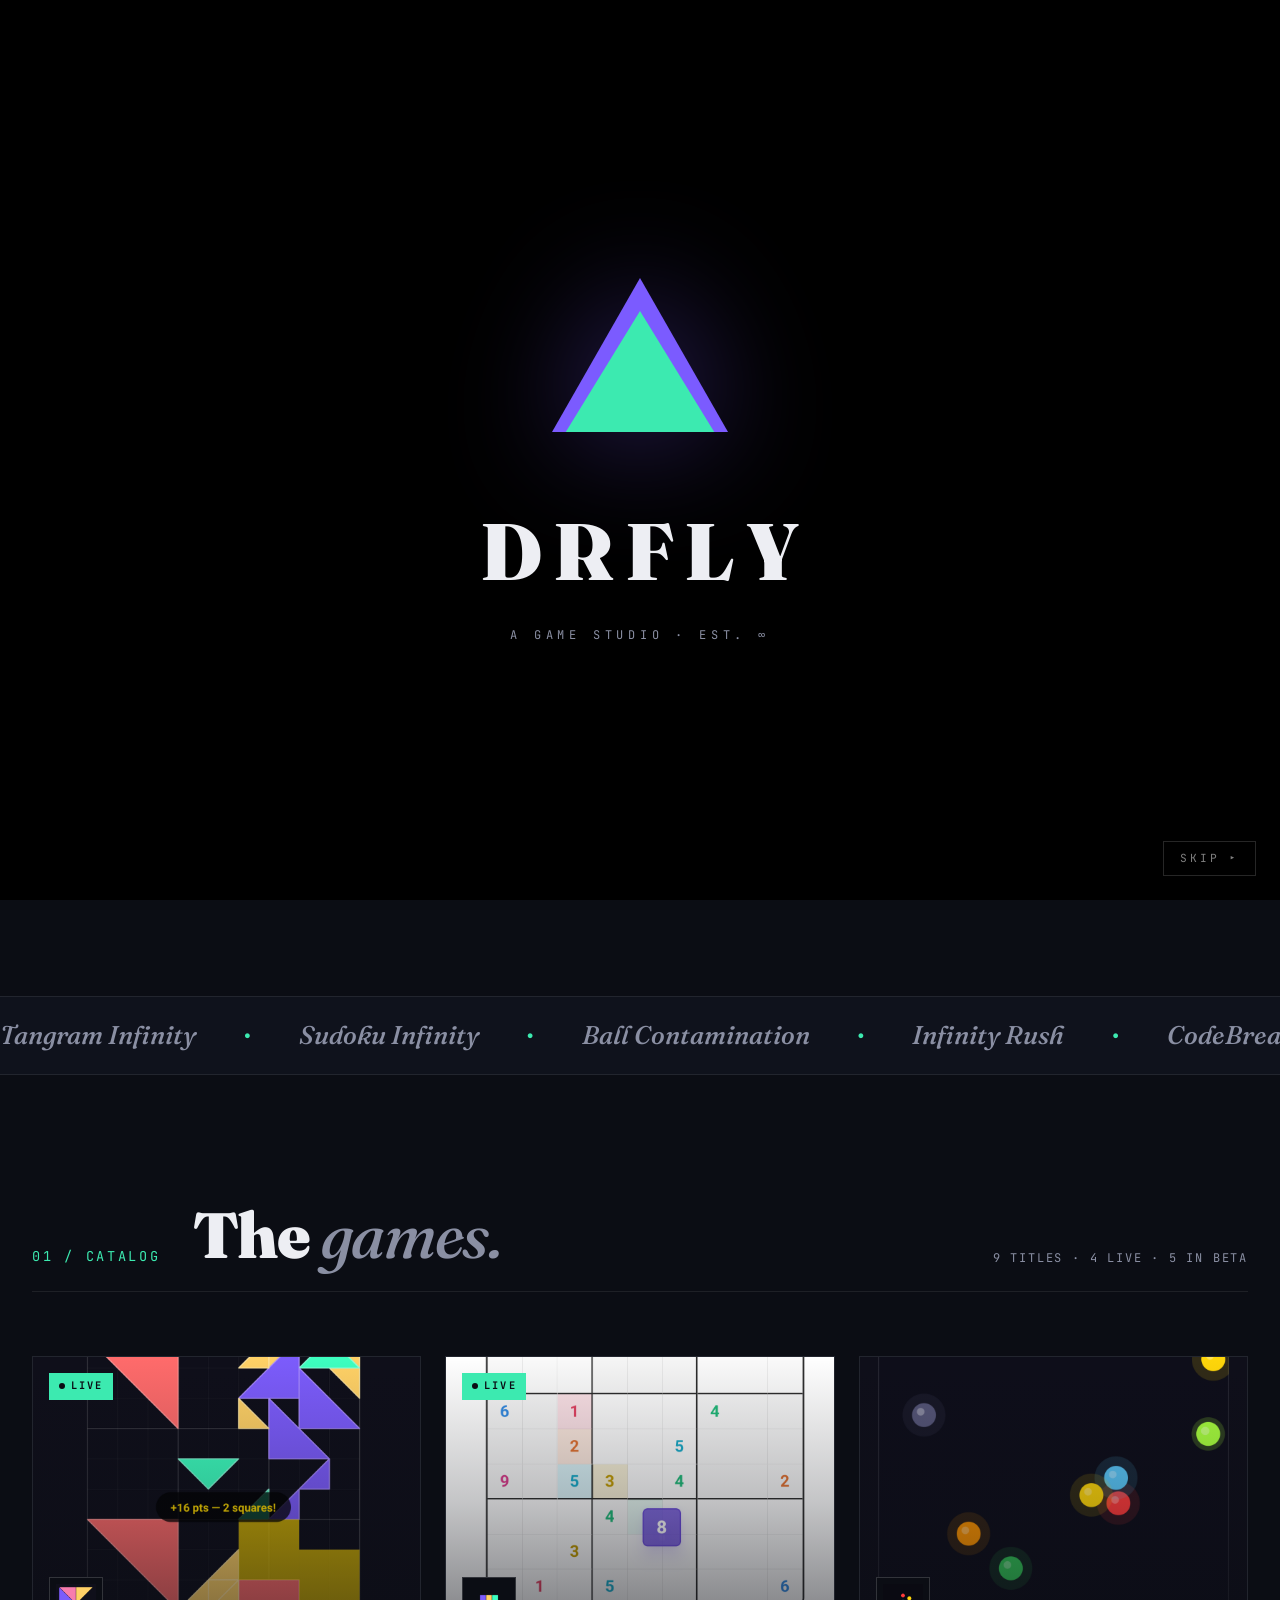
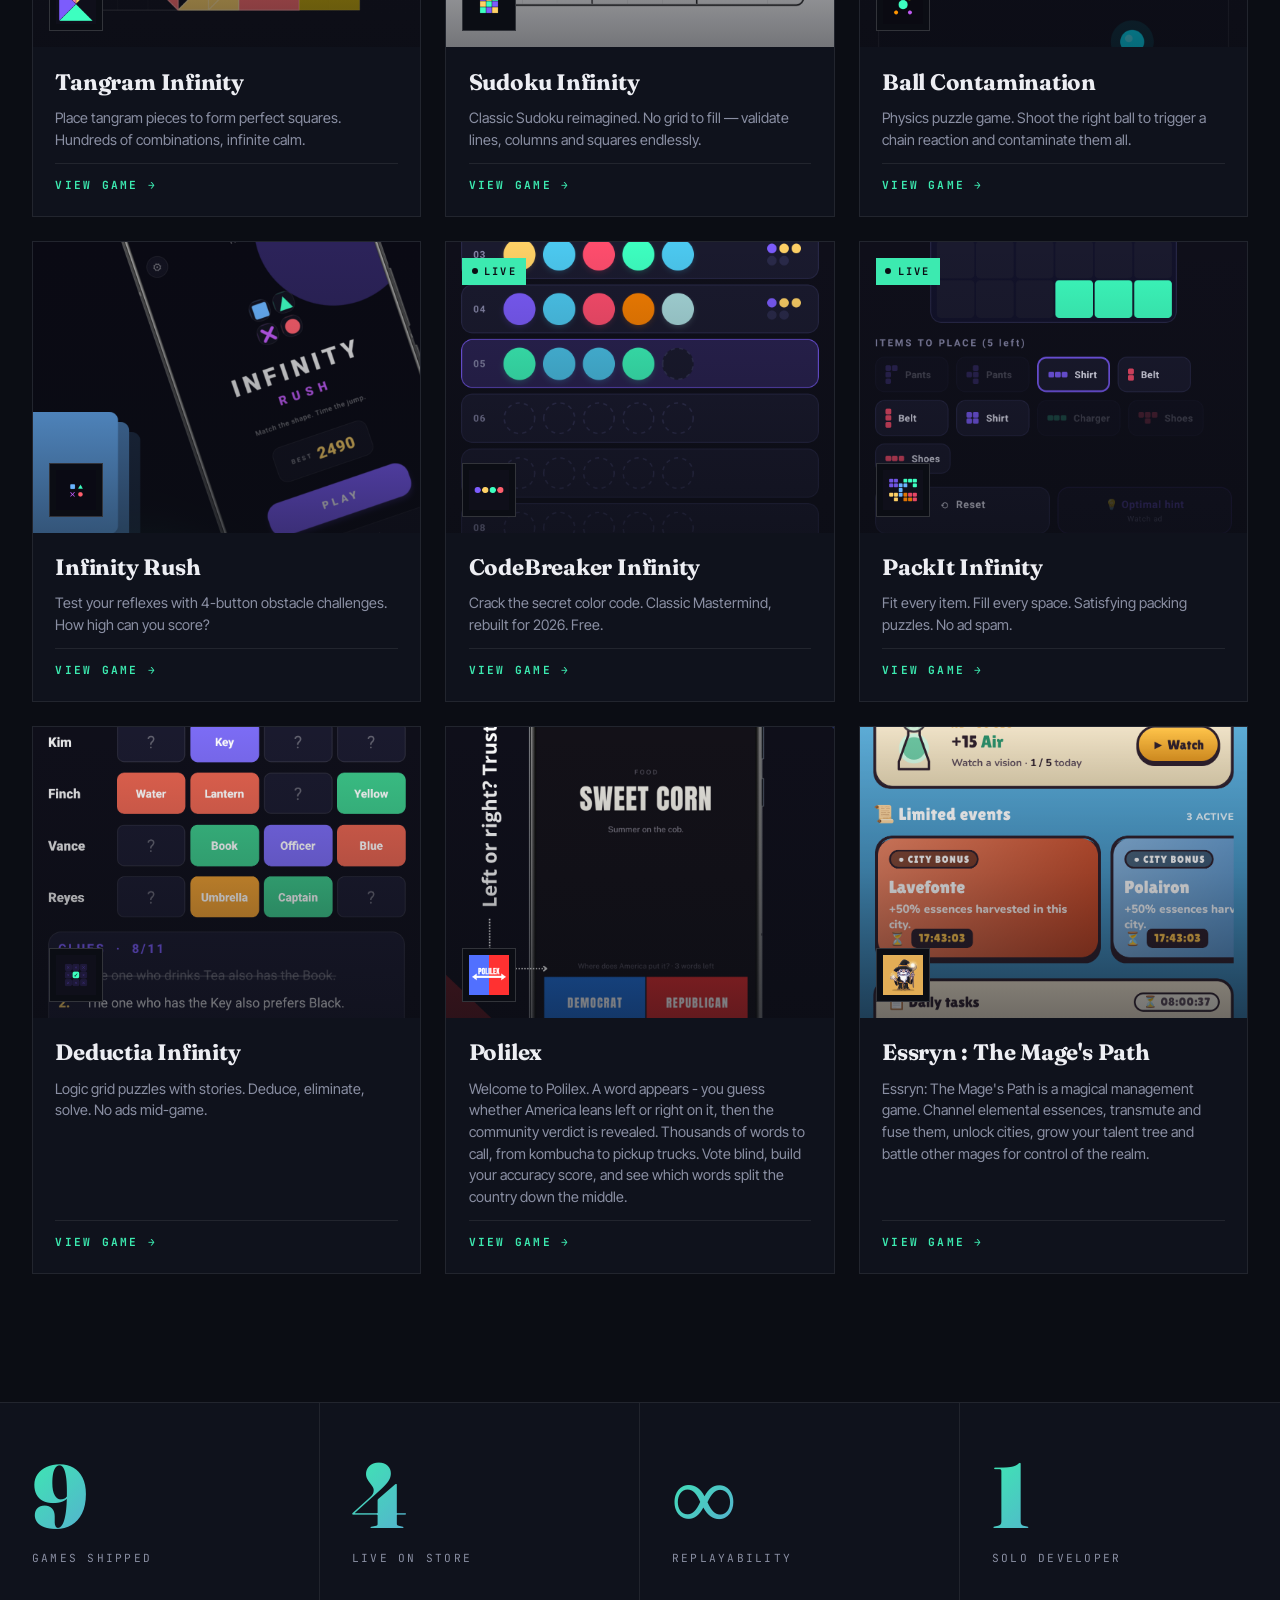
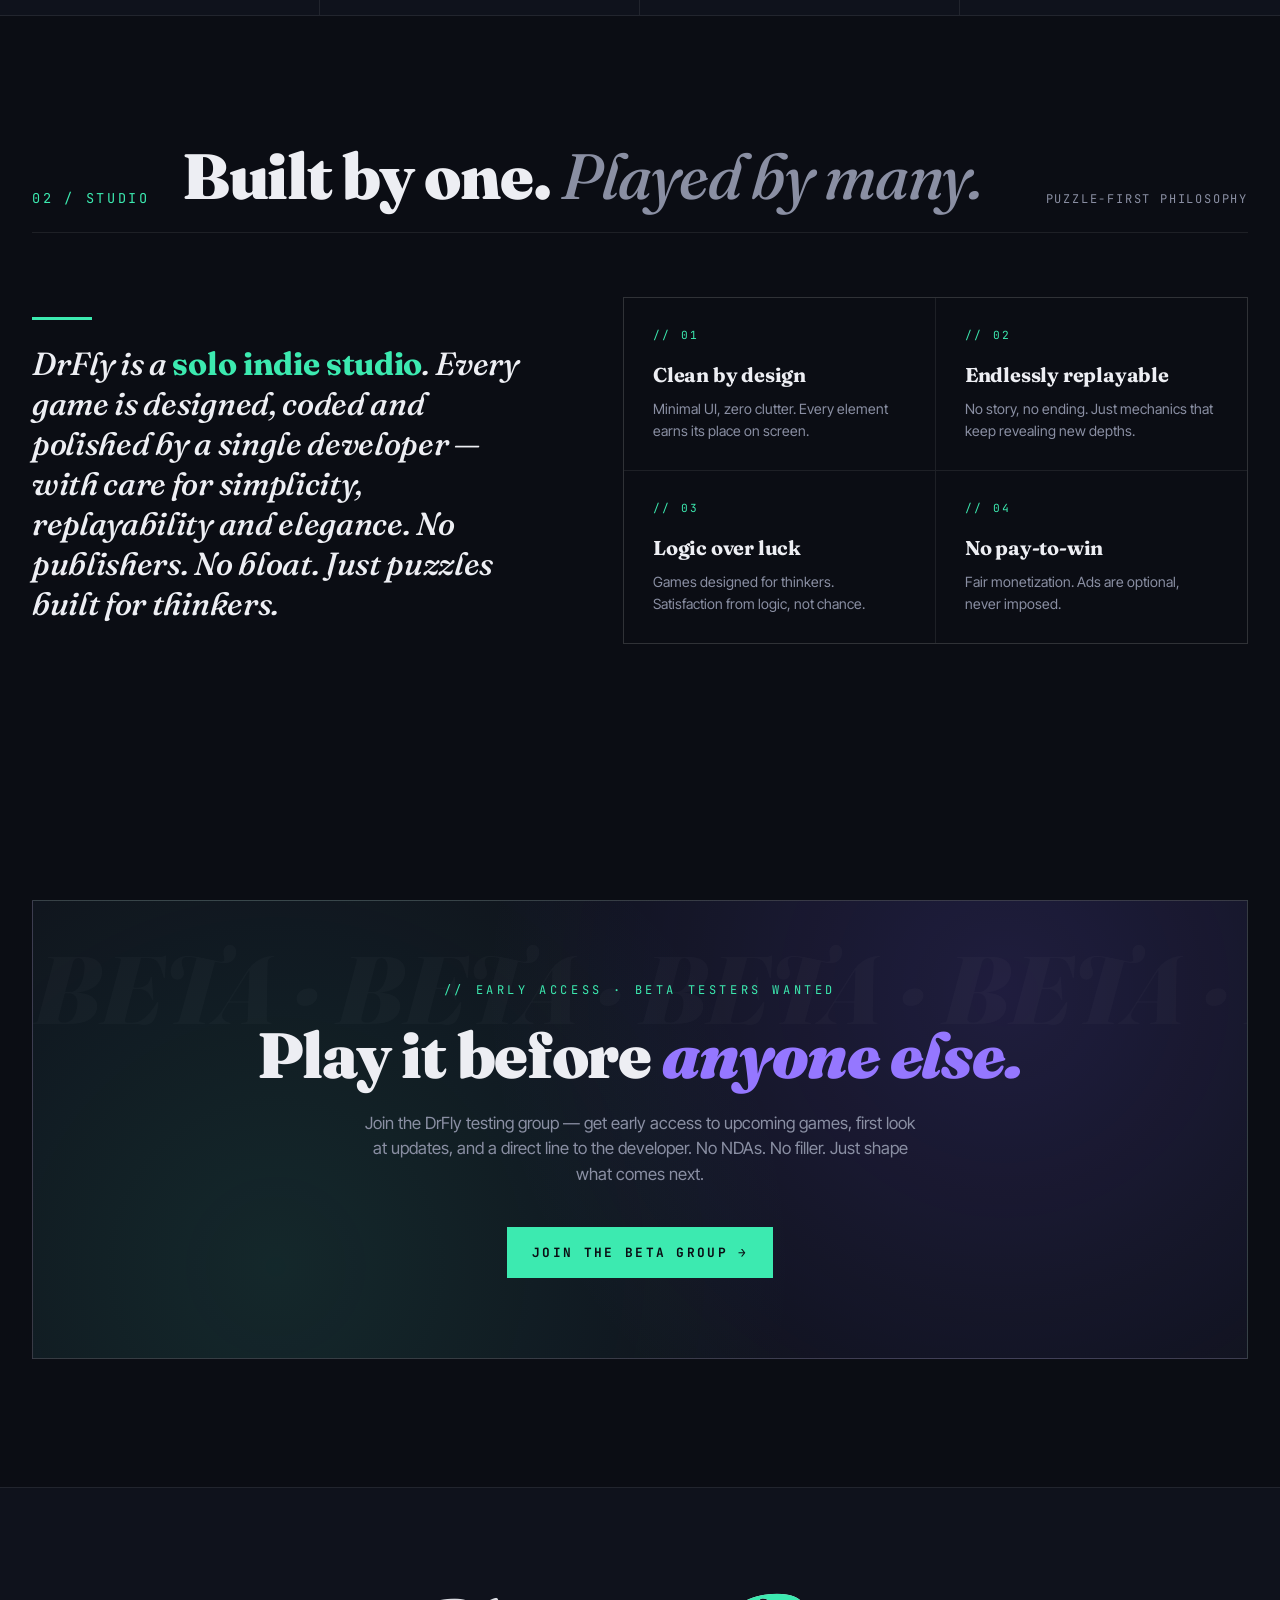
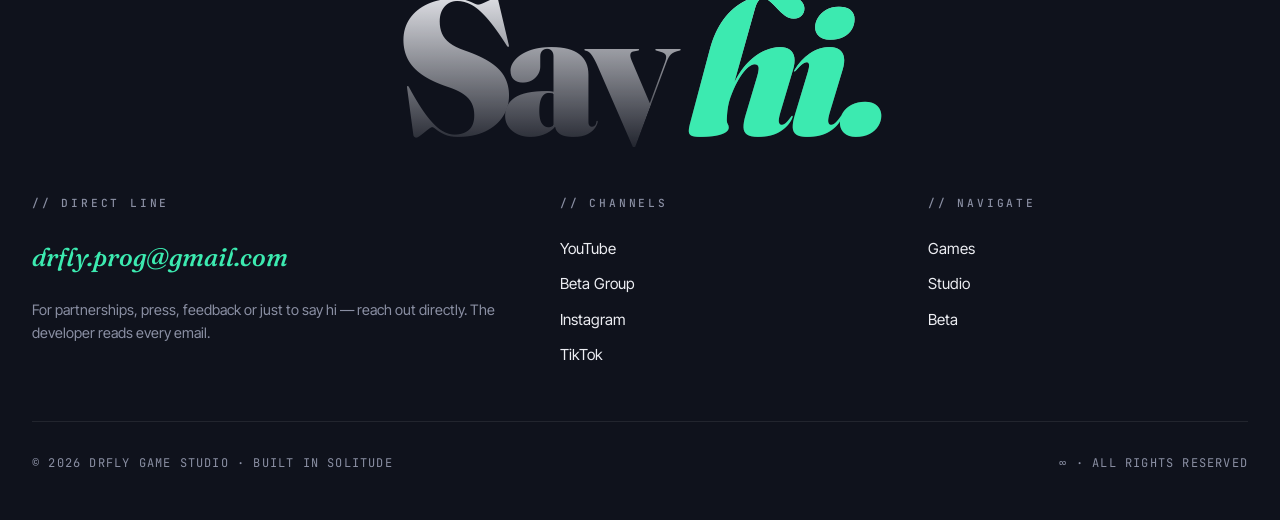
<file: index.html>
<!DOCTYPE html>
<html lang="fr">
<head>
<meta charset="UTF-8" />
<meta name="viewport" content="width=device-width, initial-scale=1.0" />
<title>DRFLY — Independent Game Studio</title>
<meta name="description" content="DrFly Game Studio — Infinite puzzles. Built by one. Played by many." />
<link rel="icon" href="logo.png" />
<link rel="preconnect" href="https://fonts.googleapis.com">
<link rel="preconnect" href="https://fonts.gstatic.com" crossorigin>
<link href="https://fonts.googleapis.com/css2?family=Fraunces:ital,opsz,wght@0,9..144,300;0,9..144,500;0,9..144,700;0,9..144,900;1,9..144,500&family=JetBrains+Mono:wght@400;500;700&family=Inter+Tight:wght@300;400;500;600;700;800;900&display=swap" rel="stylesheet">
<link rel="stylesheet" href="style.css">
</head>
<body class="intro-active">

<!-- INTRO -->
<div id="intro">
  <div class="intro-stage">
    <div class="intro-logo">
      <svg viewBox="0 0 800 800">
        <polygon class="tri-outer" points="400,80 720,640 80,640" />
        <polygon class="tri-inner" points="400,200 670,640 130,640" />
      </svg>
    </div>
    <div class="intro-word"><span>D</span><span>R</span><span>F</span><span>L</span><span>Y</span></div>
    <div class="intro-tag">A Game Studio · Est. ∞</div>
  </div>
  <div class="intro-flash"></div>
</div>
<button class="skip" onclick="endIntro()">Skip ▸</button>

<!-- NAV -->
<nav class="nav" id="nav">
  <a href="index.html" class="nav-logo"><img src="logo.png" alt="DrFly"><span>DRFLY</span></a>
  <ul class="nav-links">
    <li><a href="#games">Games</a></li>
    <li><a href="#studio">Studio</a></li>
    <li><a href="#beta">Beta</a></li>
    <li><a href="#contact">Contact</a></li>
  </ul>
  <a href="#beta" class="nav-cta">Join Beta</a>
</nav>

<!-- HERO -->
<section class="hero">
  <div class="grid-bg"></div>
  <div class="hero-bg"></div>
  <div class="hero-inner">
    <div class="hero-text">
      <div class="hero-eyebrow">Independent Game Studio · Solo Dev</div>
      <h1>Play <span class="ital">more.</span><br>Think <span class="stroke">deeper.</span></h1>
      <p class="hero-sub">Infinite puzzles. One developer. Zero compromise. DrFly crafts mobile games designed for minds that never want to stop — clean, replayable, and built without bullshit.</p>
      <div class="hero-ctas">
        <a href="#games" class="btn btn-primary">Explore the catalog <span class="arrow">→</span></a>
        <a href="#studio" class="btn btn-secondary">About the studio <span class="arrow">↓</span></a>
      </div>
    </div>
    <div class="hero-visual">
      <div class="orbit-tag t1">● LIVE</div>
      <div class="orbit-tag t2">9 GAMES</div>
      <div class="orbit-tag t3">EST. ∞</div>
      <div class="orbit-tag t4">SOLO DEV</div>
      <div class="hero-logo-wrap"><img src="logo.png" alt="DrFly logo"></div>
    </div>
  </div>
</section>

<!-- TICKER -->
<div class="ticker">
  <div class="ticker-track">
    <span>Tangram Infinity</span><span>Sudoku Infinity</span><span>Ball Contamination</span><span>Infinity Rush</span><span>CodeBreaker Infinity</span><span>PackIt Infinity</span><span>Deductia Infinity</span><span>Polilex</span><span>Essryn : The Mage's Path</span>
    <span>Tangram Infinity</span><span>Sudoku Infinity</span><span>Ball Contamination</span><span>Infinity Rush</span><span>CodeBreaker Infinity</span><span>PackIt Infinity</span><span>Deductia Infinity</span><span>Polilex</span><span>Essryn : The Mage's Path</span>
  </div>
</div>

<!-- GAMES -->
<section class="section" id="games">
  <div class="section-inner">
    <div class="section-head reveal">
      <div class="section-num">01 / CATALOG</div>
      <h2 class="section-title">The <span class="ital">games.</span></h2>
      <div class="section-meta">9 TITLES · 4 LIVE · 5 IN BETA</div>
    </div>

    <div class="games-grid">
      <a href="games/tangram-infinity.html" class="game-card reveal">
        <div class="game-imgwrap">
          <img class="game-img" src="https://drfly-prog.github.io/screen-tangram.png" alt="Tangram Infinity">
          <div class="game-overlay"></div>
          <div class="game-status live">Live</div>
          <div class="game-icon"><img src="https://drfly-prog.github.io/logo-tangram.png" alt=""></div>
        </div>
        <div class="game-body">
          <div class="game-name">Tangram Infinity</div>
          <div class="game-desc">Place tangram pieces to form perfect squares. Hundreds of combinations, infinite calm.</div>
          <div class="game-cta">View game →</div>
        </div>
      </a>

      <a href="games/sudoku-infinity.html" class="game-card reveal">
        <div class="game-imgwrap">
          <img class="game-img" src="https://drfly-prog.github.io/screen-sudoku.png" alt="Sudoku Infinity">
          <div class="game-overlay"></div>
          <div class="game-status live">Live</div>
          <div class="game-icon"><img src="https://drfly-prog.github.io/logo-sudoku.png" alt=""></div>
        </div>
        <div class="game-body">
          <div class="game-name">Sudoku Infinity</div>
          <div class="game-desc">Classic Sudoku reimagined. No grid to fill — validate lines, columns and squares endlessly.</div>
          <div class="game-cta">View game →</div>
        </div>
      </a>

      <a href="games/ball-contamination.html" class="game-card reveal">
        <div class="game-imgwrap">
          <img class="game-img" src="https://drfly-prog.github.io/screen-ball.png" alt="Ball Contamination">
          <div class="game-overlay"></div>
          <div class="game-status beta">In testing</div>
          <div class="game-icon"><img src="https://drfly-prog.github.io/logo-ball.png" alt=""></div>
        </div>
        <div class="game-body">
          <div class="game-name">Ball Contamination</div>
          <div class="game-desc">Physics puzzle game. Shoot the right ball to trigger a chain reaction and contaminate them all.</div>
          <div class="game-cta">View game →</div>
        </div>
      </a>

      <a href="games/infinity-rush.html" class="game-card reveal">
        <div class="game-imgwrap">
          <img class="game-img" src="https://drfly-prog.github.io/screen-rush.png" alt="Infinity Rush">
          <div class="game-overlay"></div>
          <div class="game-status beta">In testing</div>
          <div class="game-icon"><img src="https://drfly-prog.github.io/logo-rush.png" alt=""></div>
        </div>
        <div class="game-body">
          <div class="game-name">Infinity Rush</div>
          <div class="game-desc">Test your reflexes with 4-button obstacle challenges. How high can you score?</div>
          <div class="game-cta">View game →</div>
        </div>
      </a>

      <a href="games/codebreaker-infinity.html" class="game-card reveal">
        <div class="game-imgwrap">
          <img class="game-img" src="https://drfly-prog.github.io/screen-codeb.png" alt="CodeBreaker Infinity">
          <div class="game-overlay"></div>
          <div class="game-status live">Live</div>
          <div class="game-icon"><img src="https://drfly-prog.github.io/logo-codeb.png" alt=""></div>
        </div>
        <div class="game-body">
          <div class="game-name">CodeBreaker Infinity</div>
          <div class="game-desc">Crack the secret color code. Classic Mastermind, rebuilt for 2026. Free.</div>
          <div class="game-cta">View game →</div>
        </div>
      </a>

      <a href="games/packit-infinity.html" class="game-card reveal">
        <div class="game-imgwrap">
          <img class="game-img" src="https://drfly-prog.github.io/screen-packit.png" alt="PackIt Infinity">
          <div class="game-overlay"></div>
          <div class="game-status live">Live</div>
          <div class="game-icon"><img src="https://drfly-prog.github.io/logo-packit.png" alt=""></div>
        </div>
        <div class="game-body">
          <div class="game-name">PackIt Infinity</div>
          <div class="game-desc">Fit every item. Fill every space. Satisfying packing puzzles. No ad spam.</div>
          <div class="game-cta">View game →</div>
        </div>
      </a>

      <a href="games/deductia-infinity.html" class="game-card reveal">
        <div class="game-imgwrap">
          <img class="game-img" src="https://drfly-prog.github.io/screen-dedu.png" alt="Deductia Infinity">
          <div class="game-overlay"></div>
          <div class="game-status beta">In testing</div>
          <div class="game-icon"><img src="https://drfly-prog.github.io/logo-dedu.png" alt=""></div>
        </div>
        <div class="game-body">
          <div class="game-name">Deductia Infinity</div>
          <div class="game-desc">Logic grid puzzles with stories. Deduce, eliminate, solve. No ads mid-game.</div>
          <div class="game-cta">View game →</div>
        </div>
      </a>

      <a href="games/polilex.html" class="game-card reveal">
        <div class="game-imgwrap">
          <img class="game-img" src="https://drfly-prog.github.io/screen-polilex.png" alt="Polilex">
          <div class="game-overlay"></div>
          <div class="game-status beta">In testing</div>
          <div class="game-icon"><img src="https://drfly-prog.github.io/Logo-polilex.png" alt=""></div>
        </div>
        <div class="game-body">
          <div class="game-name">Polilex</div>
          <div class="game-desc">Welcome to Polilex. A word appears - you guess whether America leans left or right on it, then the community verdict is revealed.
Thousands of words to call, from kombucha to pickup trucks. Vote blind, build your accuracy score, and see which words split the country down the middle.</div>
          <div class="game-cta">View game →</div>
        </div>
      </a>

      <a href="games/essryn.html" class="game-card reveal">
        <div class="game-imgwrap">
          <img class="game-img" src="https://drfly-prog.github.io/screen-ess.png" alt="Essryn : The Mage's Path">
          <div class="game-overlay"></div>
          <div class="game-status beta">In testing</div>
          <div class="game-icon"><img src="https://drfly-prog.github.io/logo-ess.png" alt=""></div>
        </div>
        <div class="game-body">
          <div class="game-name">Essryn : The Mage's Path</div>
          <div class="game-desc">Essryn: The Mage's Path is a magical management game. Channel elemental essences, transmute and fuse them, unlock cities, grow your talent tree and battle other mages for control of the realm.</div>
          <div class="game-cta">View game →</div>
        </div>
      </a>
    </div>
  </div>
</section>

<!-- STATS -->
<section class="stats">
  <div class="stats-grid">
    <div class="stat reveal"><div class="stat-num">9</div><div class="stat-label">Games shipped</div></div>
    <div class="stat reveal"><div class="stat-num">4</div><div class="stat-label">Live on store</div></div>
    <div class="stat reveal"><div class="stat-num">∞</div><div class="stat-label">Replayability</div></div>
    <div class="stat reveal"><div class="stat-num">1</div><div class="stat-label">Solo developer</div></div>
  </div>
</section>

<!-- STUDIO -->
<section class="section" id="studio">
  <div class="section-inner">
    <div class="section-head reveal">
      <div class="section-num">02 / STUDIO</div>
      <h2 class="section-title">Built by one. <span class="ital">Played by many.</span></h2>
      <div class="section-meta">PUZZLE-FIRST PHILOSOPHY</div>
    </div>
    <div class="manifesto">
      <div class="manifesto-quote reveal">
        DrFly is a <span class="hl">solo indie studio</span>. Every game is designed, coded and polished by a single developer — with care for simplicity, replayability and elegance. No publishers. No bloat. Just puzzles built for thinkers.
      </div>
      <div class="manifesto-pillars reveal">
        <div class="pillar"><div class="pillar-icon">// 01</div><div class="pillar-title">Clean by design</div><div class="pillar-text">Minimal UI, zero clutter. Every element earns its place on screen.</div></div>
        <div class="pillar"><div class="pillar-icon">// 02</div><div class="pillar-title">Endlessly replayable</div><div class="pillar-text">No story, no ending. Just mechanics that keep revealing new depths.</div></div>
        <div class="pillar"><div class="pillar-icon">// 03</div><div class="pillar-title">Logic over luck</div><div class="pillar-text">Games designed for thinkers. Satisfaction from logic, not chance.</div></div>
        <div class="pillar"><div class="pillar-icon">// 04</div><div class="pillar-title">No pay-to-win</div><div class="pillar-text">Fair monetization. Ads are optional, never imposed.</div></div>
      </div>
    </div>
  </div>
</section>

<!-- BETA -->
<section class="section beta" id="beta">
  <div class="section-inner">
    <div class="beta-card reveal">
      <div class="beta-eyebrow">// EARLY ACCESS · BETA TESTERS WANTED</div>
      <h2 class="beta-title">Play it before <span class="ital">anyone else.</span></h2>
      <p class="beta-text">Join the DrFly testing group — get early access to upcoming games, first look at updates, and a direct line to the developer. No NDAs. No filler. Just shape what comes next.</p>
      <a href="https://groups.google.com/g/studio-drfly" class="btn btn-primary" target="_blank" rel="noopener">Join the beta group <span class="arrow">→</span></a>
    </div>
  </div>
</section>

<!-- FOOTER -->
<footer class="footer" id="contact">
  <div class="footer-mega">Say <span class="ital">hi.</span></div>
  <div class="footer-grid">
    <div class="footer-block">
      <h4>// Direct line</h4>
      <a href="mailto:drfly.prog@gmail.com" class="footer-mail">drfly.prog@gmail.com</a>
      <p style="color:var(--ink-dim);font-size:.9rem;margin-top:1rem;line-height:1.6">For partnerships, press, feedback or just to say hi — reach out directly. The developer reads every email.</p>
    </div>
    <div class="footer-block">
      <h4>// Channels</h4>
      <a href="https://www.youtube.com/@DrFly-Studio" target="_blank" rel="noopener">YouTube</a>
      <a href="https://groups.google.com/g/studio-drfly" target="_blank" rel="noopener">Beta Group</a>
      <a href="https://www.instagram.com/drfly.studio/">Instagram</a>
      <a href="#">TikTok</a>
    </div>
    <div class="footer-block">
      <h4>// Navigate</h4>
      <a href="#games">Games</a>
      <a href="#studio">Studio</a>
      <a href="#beta">Beta</a>
    </div>
  </div>
  <div class="footer-bottom">
    <span>© 2026 DRFLY GAME STUDIO · BUILT IN SOLITUDE</span>
    <span>∞ · ALL RIGHTS RESERVED</span>
  </div>
</footer>

<script src="script.js"></script>
</body>
</html>
</file>
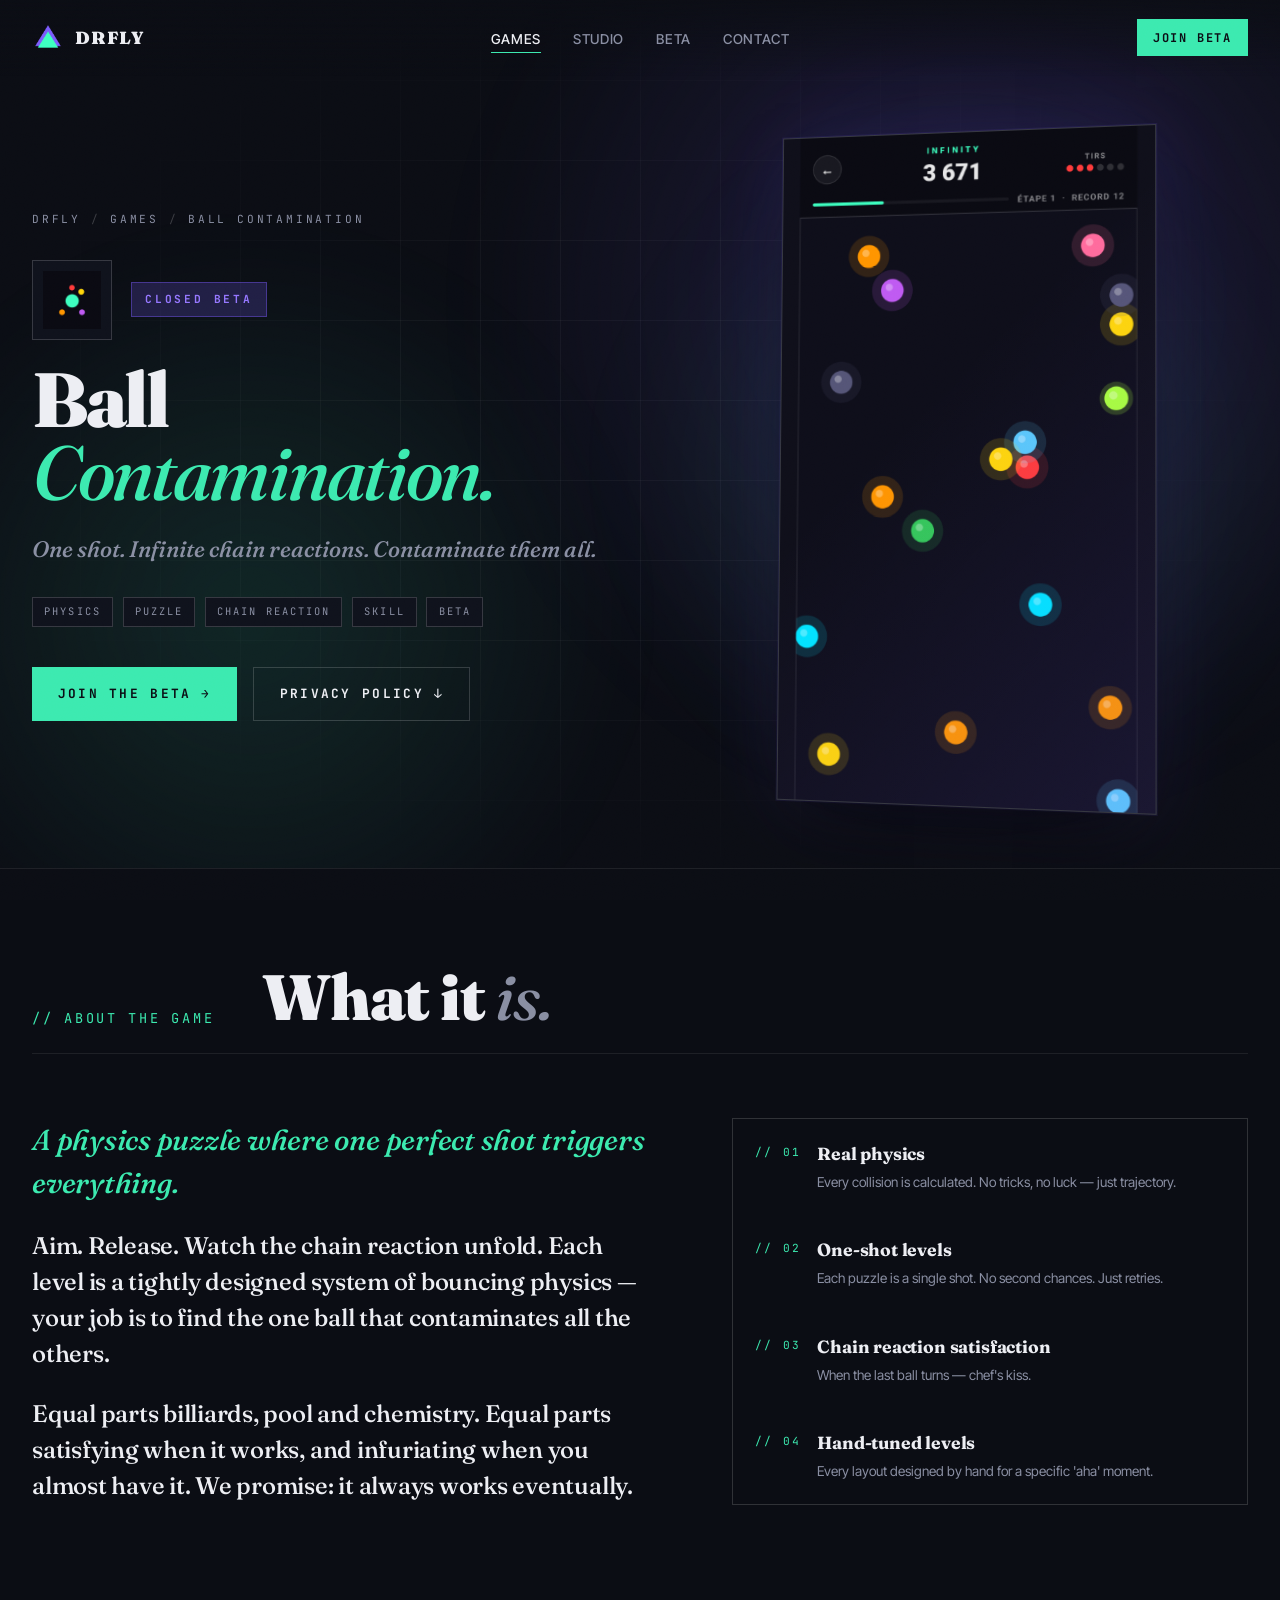
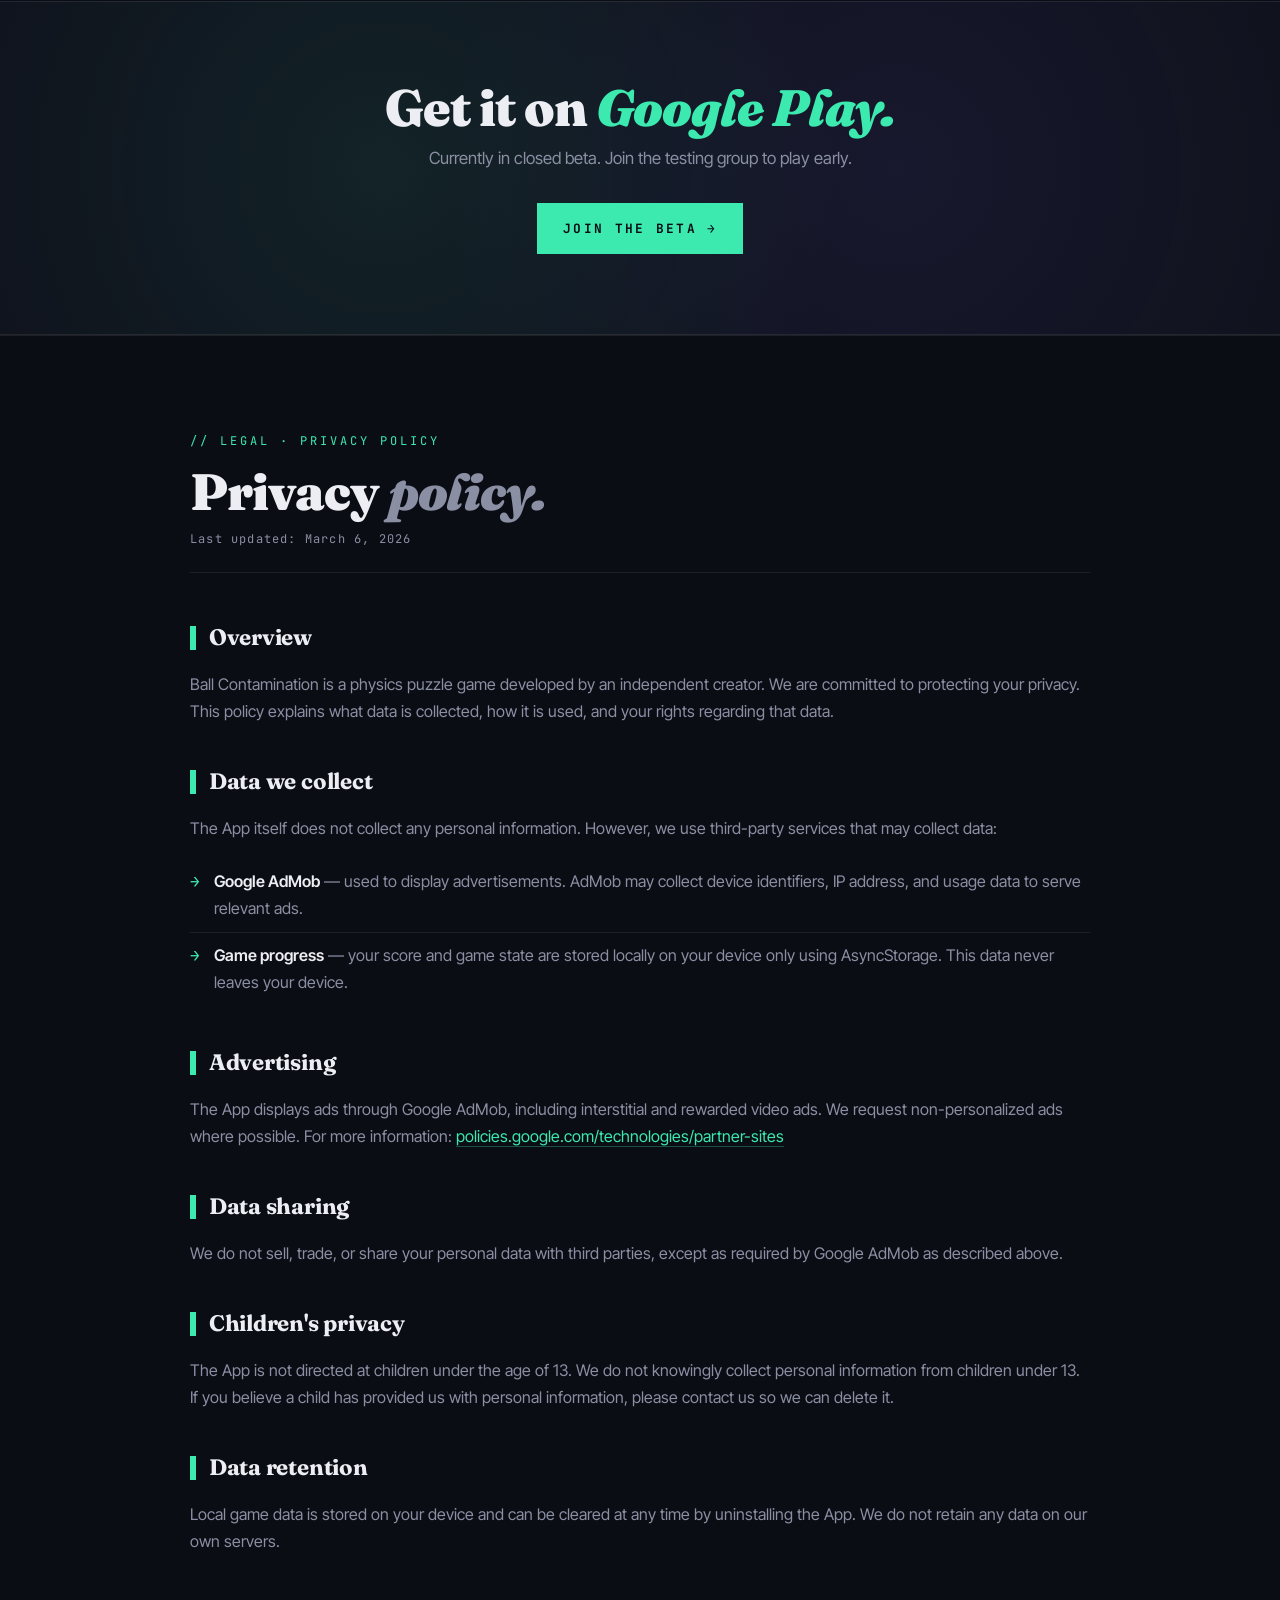
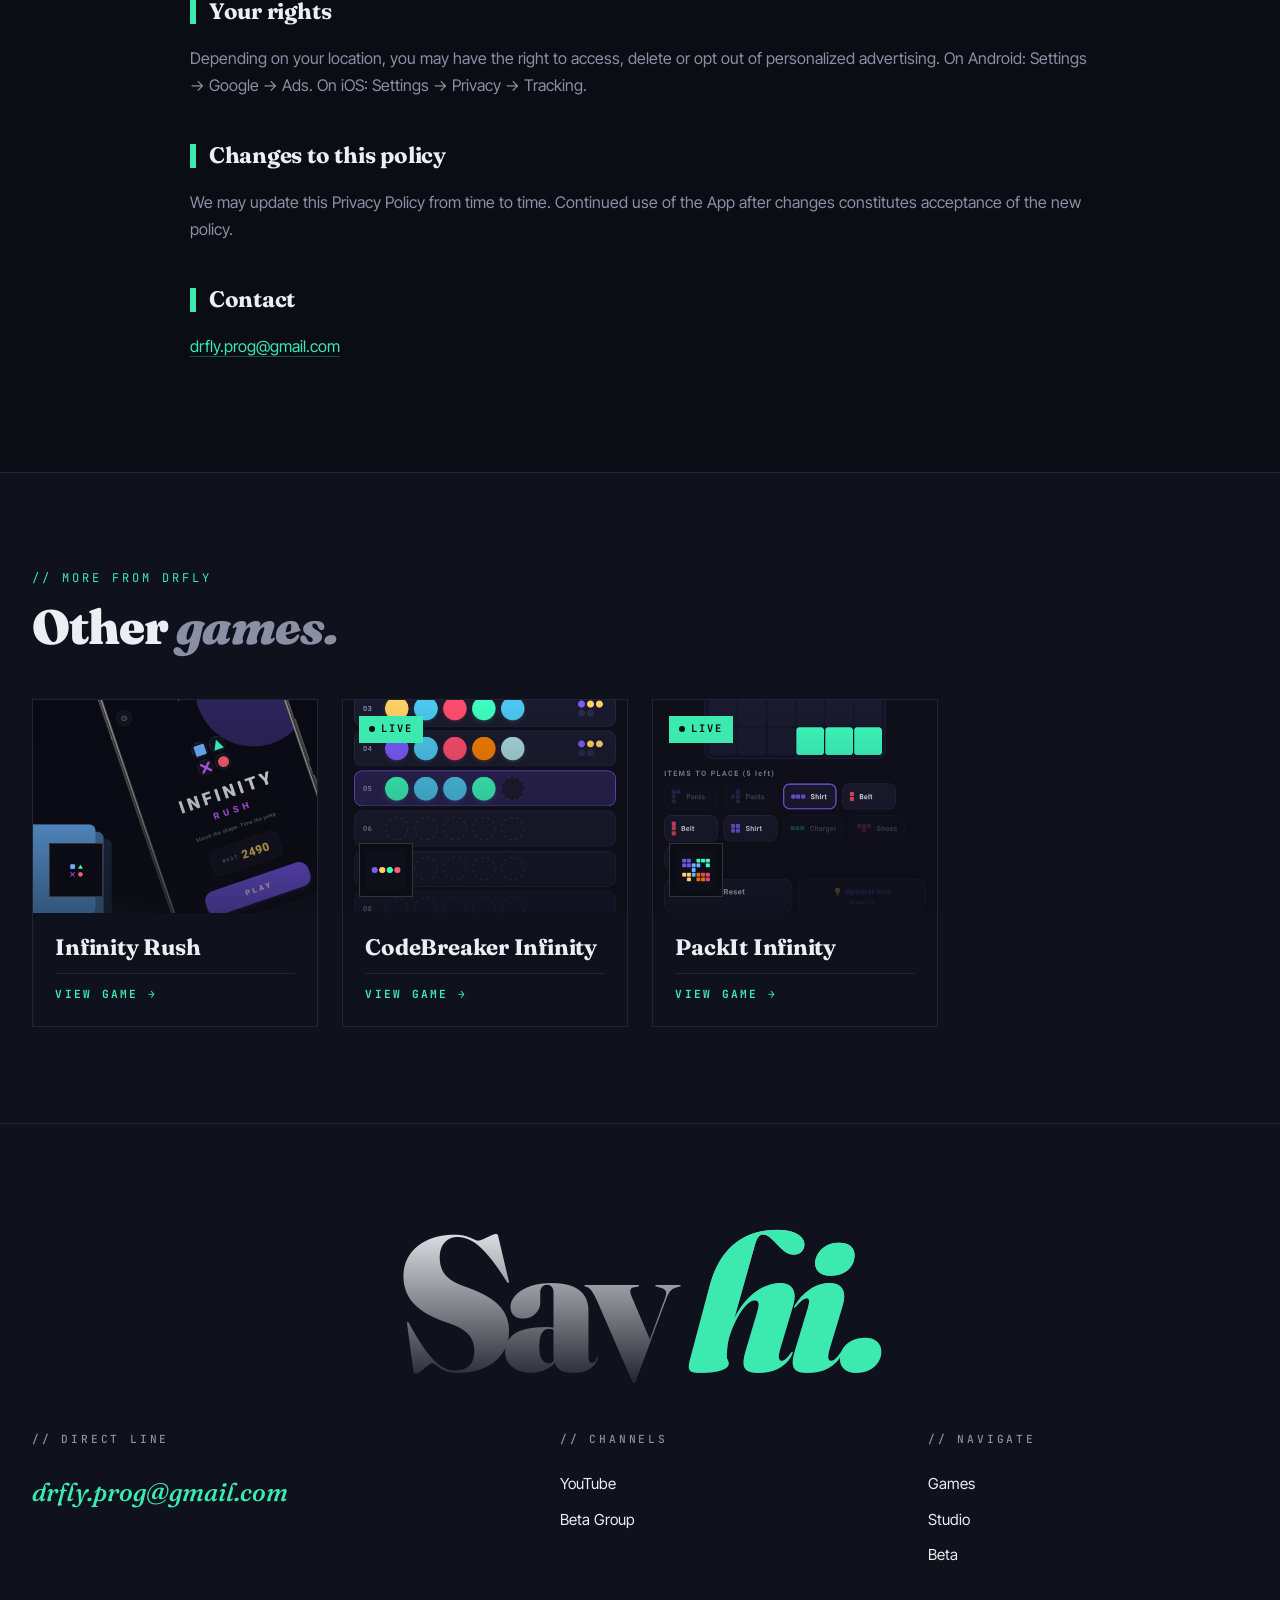
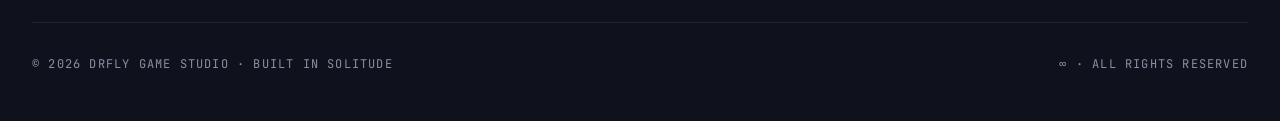
<file: games/ball-contamination.html>
<!DOCTYPE html>
<html lang="en">
<head>
<meta charset="UTF-8" />
<meta name="viewport" content="width=device-width, initial-scale=1.0" />
<title>Ball Contamination — DrFly Studio</title>
<meta name="description" content="One shot. Infinite chain reactions. Contaminate them all." />
<link rel="icon" href="../logo.png" />
<link rel="preconnect" href="https://fonts.googleapis.com">
<link rel="preconnect" href="https://fonts.gstatic.com" crossorigin>
<link href="https://fonts.googleapis.com/css2?family=Fraunces:ital,opsz,wght@0,9..144,300;0,9..144,500;0,9..144,700;0,9..144,900;1,9..144,500&family=JetBrains+Mono:wght@400;500;700&family=Inter+Tight:wght@300;400;500;600;700;800;900&display=swap" rel="stylesheet">
<link rel="stylesheet" href="../style.css">
</head>
<body>

<!-- NAV -->
<nav class="nav scrolled" id="nav">
  <a href="../index.html" class="nav-logo"><img src="../logo.png" alt="DrFly"><span>DRFLY</span></a>
  <ul class="nav-links">
    <li><a href="../index.html#games" class="active">Games</a></li>
    <li><a href="../index.html#studio">Studio</a></li>
    <li><a href="../index.html#beta">Beta</a></li>
    <li><a href="../index.html#contact">Contact</a></li>
  </ul>
  <a href="../index.html#beta" class="nav-cta">Join Beta</a>
</nav>

<!-- HERO -->
<section class="game-hero">
  <div class="grid-bg"></div>
  <div class="hero-bg"></div>
  <div class="game-hero-inner">
    <div class="game-hero-text reveal">
      <div class="game-breadcrumb">
        <a href="../index.html">DrFly</a>
        <span class="sep">/</span>
        <a href="../index.html#games">Games</a>
        <span class="sep">/</span>
        <span>Ball Contamination</span>
      </div>
      <div class="game-hero-iconrow">
        <div class="game-hero-icon"><img src="https://drfly-prog.github.io/logo-ball.png" alt=""></div>
        <div class="game-hero-status beta">Closed Beta</div>
      </div>
      <h1>Ball <span class="ital">Contamination.</span></h1>
      <p class="game-hero-tagline">One shot. Infinite chain reactions. Contaminate them all.</p>
      <div class="game-hero-meta">
        <span class="game-tag">Physics</span>
        <span class="game-tag">Puzzle</span>
        <span class="game-tag">Chain Reaction</span>
        <span class="game-tag">Skill</span>
        <span class="game-tag">Beta</span>
      </div>
      <div class="hero-ctas">
        <a href="https://play.google.com/store/apps/details?id=com.drfly.BallContamination" class="btn btn-primary" target="_blank" rel="noopener">Join the beta <span class="arrow">→</span></a>
        <a href="#privacy" class="btn btn-secondary">Privacy policy <span class="arrow">↓</span></a>
      </div>
    </div>
    <div class="game-hero-visual reveal">
      <div class="game-hero-screen"><img src="https://drfly-prog.github.io/screen-ball.png" alt="Ball Contamination screenshot"></div>
    </div>
  </div>
</section>

<!-- ABOUT -->
<section class="game-about">
  <div class="game-about-inner">
    <div class="game-about-head reveal">
      <div class="section-num">// ABOUT THE GAME</div>
      <h2 class="section-title">What it <span class="ital">is.</span></h2>
    </div>
    <div class="game-about-grid">
      <div class="game-description reveal">
        <p class="lead">A physics puzzle where one perfect shot triggers everything.</p>
<p>Aim. Release. Watch the chain reaction unfold. Each level is a tightly designed system of bouncing physics — your job is to find the one ball that contaminates all the others.</p>
<p>Equal parts billiards, pool and chemistry. Equal parts satisfying when it works, and infuriating when you almost have it. We promise: it always works eventually.</p>
      </div>
      <div class="game-features reveal">
        <div class="feat"><div class="feat-num">// 01</div><div class="feat-body"><div class="feat-title">Real physics</div><div class="feat-text">Every collision is calculated. No tricks, no luck — just trajectory.</div></div></div>
        <div class="feat"><div class="feat-num">// 02</div><div class="feat-body"><div class="feat-title">One-shot levels</div><div class="feat-text">Each puzzle is a single shot. No second chances. Just retries.</div></div></div>
        <div class="feat"><div class="feat-num">// 03</div><div class="feat-body"><div class="feat-title">Chain reaction satisfaction</div><div class="feat-text">When the last ball turns — chef's kiss.</div></div></div>
        <div class="feat"><div class="feat-num">// 04</div><div class="feat-body"><div class="feat-title">Hand-tuned levels</div><div class="feat-text">Every layout designed by hand for a specific 'aha' moment.</div></div></div>
      </div>
    </div>
  </div>
</section>

<!-- CTA BAND -->
<section class="game-cta-band">
  <h2 class="game-cta-title">Get it on <span class="ital">Google Play.</span></h2>
  <p class="game-cta-sub">Currently in closed beta. Join the testing group to play early.</p>
  <a href="https://play.google.com/store/apps/details?id=com.drfly.BallContamination" class="btn btn-primary" target="_blank" rel="noopener">Join the beta <span class="arrow">→</span></a>
</section>

<!-- PRIVACY POLICY -->
<section class="privacy" id="privacy">
  <div class="privacy-inner">
    <div class="privacy-head reveal">
      <div class="privacy-eyebrow">// LEGAL · PRIVACY POLICY</div>
      <h2 class="privacy-title">Privacy <span class="ital">policy.</span></h2>
      <div class="privacy-updated">Last updated: March 6, 2026</div>
    </div>
    <div class="privacy-content reveal">
      <h3>Overview</h3>
<p>Ball Contamination is a physics puzzle game developed by an independent creator. We are committed to protecting your privacy. This policy explains what data is collected, how it is used, and your rights regarding that data.</p>
<h3>Data we collect</h3>
<p>The App itself does not collect any personal information. However, we use third-party services that may collect data:</p>
<ul>
  <li><strong>Google AdMob</strong> — used to display advertisements. AdMob may collect device identifiers, IP address, and usage data to serve relevant ads.</li>
  <li><strong>Game progress</strong> — your score and game state are stored locally on your device only using AsyncStorage. This data never leaves your device.</li>
</ul>
<h3>Advertising</h3>
<p>The App displays ads through Google AdMob, including interstitial and rewarded video ads. We request non-personalized ads where possible. For more information: <a href="https://policies.google.com/technologies/partner-sites" target="_blank">policies.google.com/technologies/partner-sites</a></p>
<h3>Data sharing</h3>
<p>We do not sell, trade, or share your personal data with third parties, except as required by Google AdMob as described above.</p>
<h3>Children's privacy</h3>
<p>The App is not directed at children under the age of 13. We do not knowingly collect personal information from children under 13. If you believe a child has provided us with personal information, please contact us so we can delete it.</p>
<h3>Data retention</h3>
<p>Local game data is stored on your device and can be cleared at any time by uninstalling the App. We do not retain any data on our own servers.</p>
<h3>Your rights</h3>
<p>Depending on your location, you may have the right to access, delete or opt out of personalized advertising. On Android: Settings → Google → Ads. On iOS: Settings → Privacy → Tracking.</p>
<h3>Changes to this policy</h3>
<p>We may update this Privacy Policy from time to time. Continued use of the App after changes constitutes acceptance of the new policy.</p>
<h3>Contact</h3>
<p><a href="mailto:drfly.prog@gmail.com">drfly.prog@gmail.com</a></p>
    </div>
  </div>
</section>

<!-- RELATED GAMES -->
<section class="related">
  <div class="related-inner">
    <div class="related-head reveal">
      <div class="related-eyebrow">// MORE FROM DRFLY</div>
      <h2 class="related-title">Other <span class="ital">games.</span></h2>
    </div>
    <div class="related-grid">
      <a href="infinity-rush.html" class="game-card">
        <div class="game-imgwrap">
          <img class="game-img" src="https://drfly-prog.github.io/screen-rush.png" alt="Infinity Rush">
          <div class="game-overlay"></div>
          <div class="game-status beta">Closed Beta</div>
          <div class="game-icon"><img src="https://drfly-prog.github.io/logo-rush.png" alt=""></div>
        </div>
        <div class="game-body">
          <div class="game-name">Infinity Rush</div>
          <div class="game-cta">View game →</div>
        </div>
      </a>
      <a href="codebreaker-infinity.html" class="game-card">
        <div class="game-imgwrap">
          <img class="game-img" src="https://drfly-prog.github.io/screen-codeb.png" alt="CodeBreaker Infinity">
          <div class="game-overlay"></div>
          <div class="game-status live">Live</div>
          <div class="game-icon"><img src="https://drfly-prog.github.io/logo-codeb.png" alt=""></div>
        </div>
        <div class="game-body">
          <div class="game-name">CodeBreaker Infinity</div>
          <div class="game-cta">View game →</div>
        </div>
      </a>
      <a href="packit-infinity.html" class="game-card">
        <div class="game-imgwrap">
          <img class="game-img" src="https://drfly-prog.github.io/screen-packit.png" alt="PackIt Infinity">
          <div class="game-overlay"></div>
          <div class="game-status live">Live</div>
          <div class="game-icon"><img src="https://drfly-prog.github.io/logo-packit.png" alt=""></div>
        </div>
        <div class="game-body">
          <div class="game-name">PackIt Infinity</div>
          <div class="game-cta">View game →</div>
        </div>
      </a>
    </div>
  </div>
</section>

<!-- FOOTER -->
<footer class="footer" id="contact">
  <div class="footer-mega">Say <span class="ital">hi.</span></div>
  <div class="footer-grid">
    <div class="footer-block">
      <h4>// Direct line</h4>
      <a href="mailto:drfly.prog@gmail.com" class="footer-mail">drfly.prog@gmail.com</a>
    </div>
    <div class="footer-block">
      <h4>// Channels</h4>
      <a href="https://www.youtube.com/@DrFly-Studio" target="_blank" rel="noopener">YouTube</a>
      <a href="https://groups.google.com/g/studio-drfly" target="_blank" rel="noopener">Beta Group</a>
    </div>
    <div class="footer-block">
      <h4>// Navigate</h4>
      <a href="../index.html#games">Games</a>
      <a href="../index.html#studio">Studio</a>
      <a href="../index.html#beta">Beta</a>
    </div>
  </div>
  <div class="footer-bottom">
    <span>© 2026 DRFLY GAME STUDIO · BUILT IN SOLITUDE</span>
    <span>∞ · ALL RIGHTS RESERVED</span>
  </div>
</footer>

<script src="../script.js"></script>
</body>
</html>
</file>
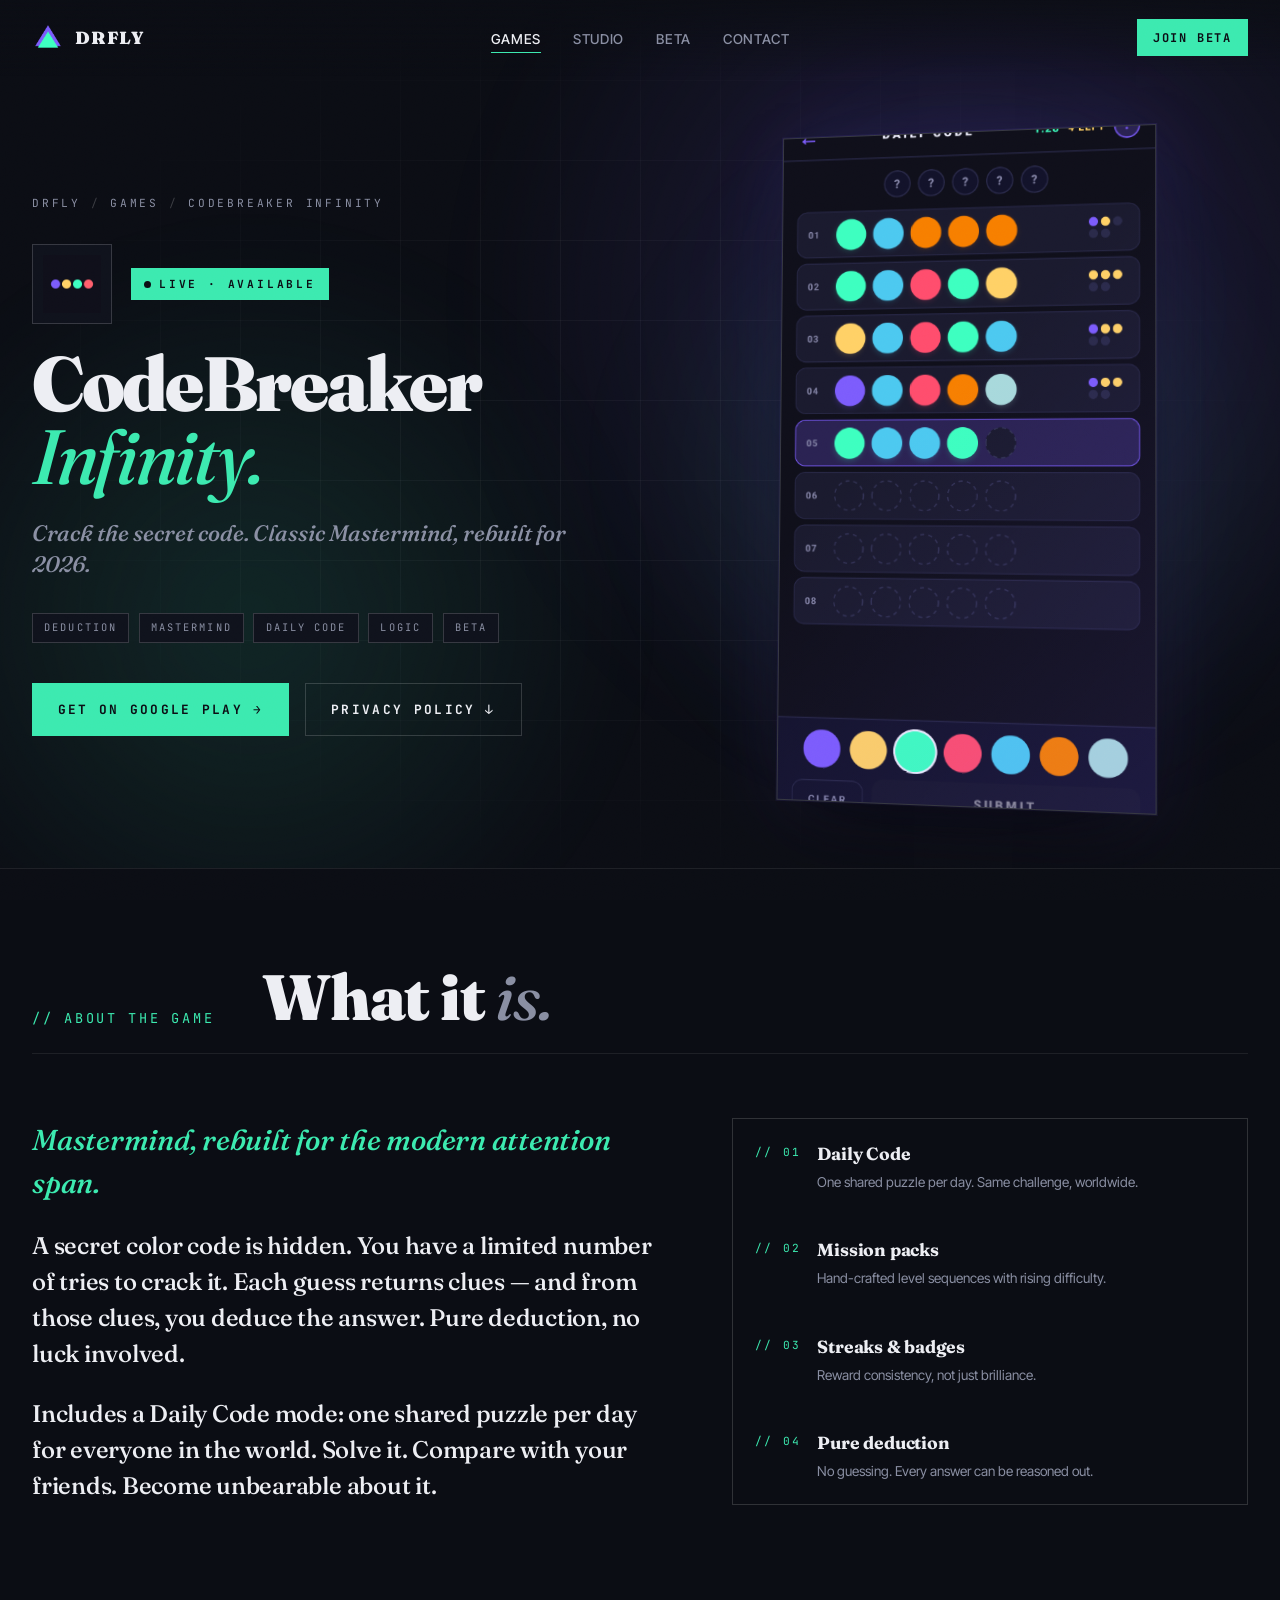
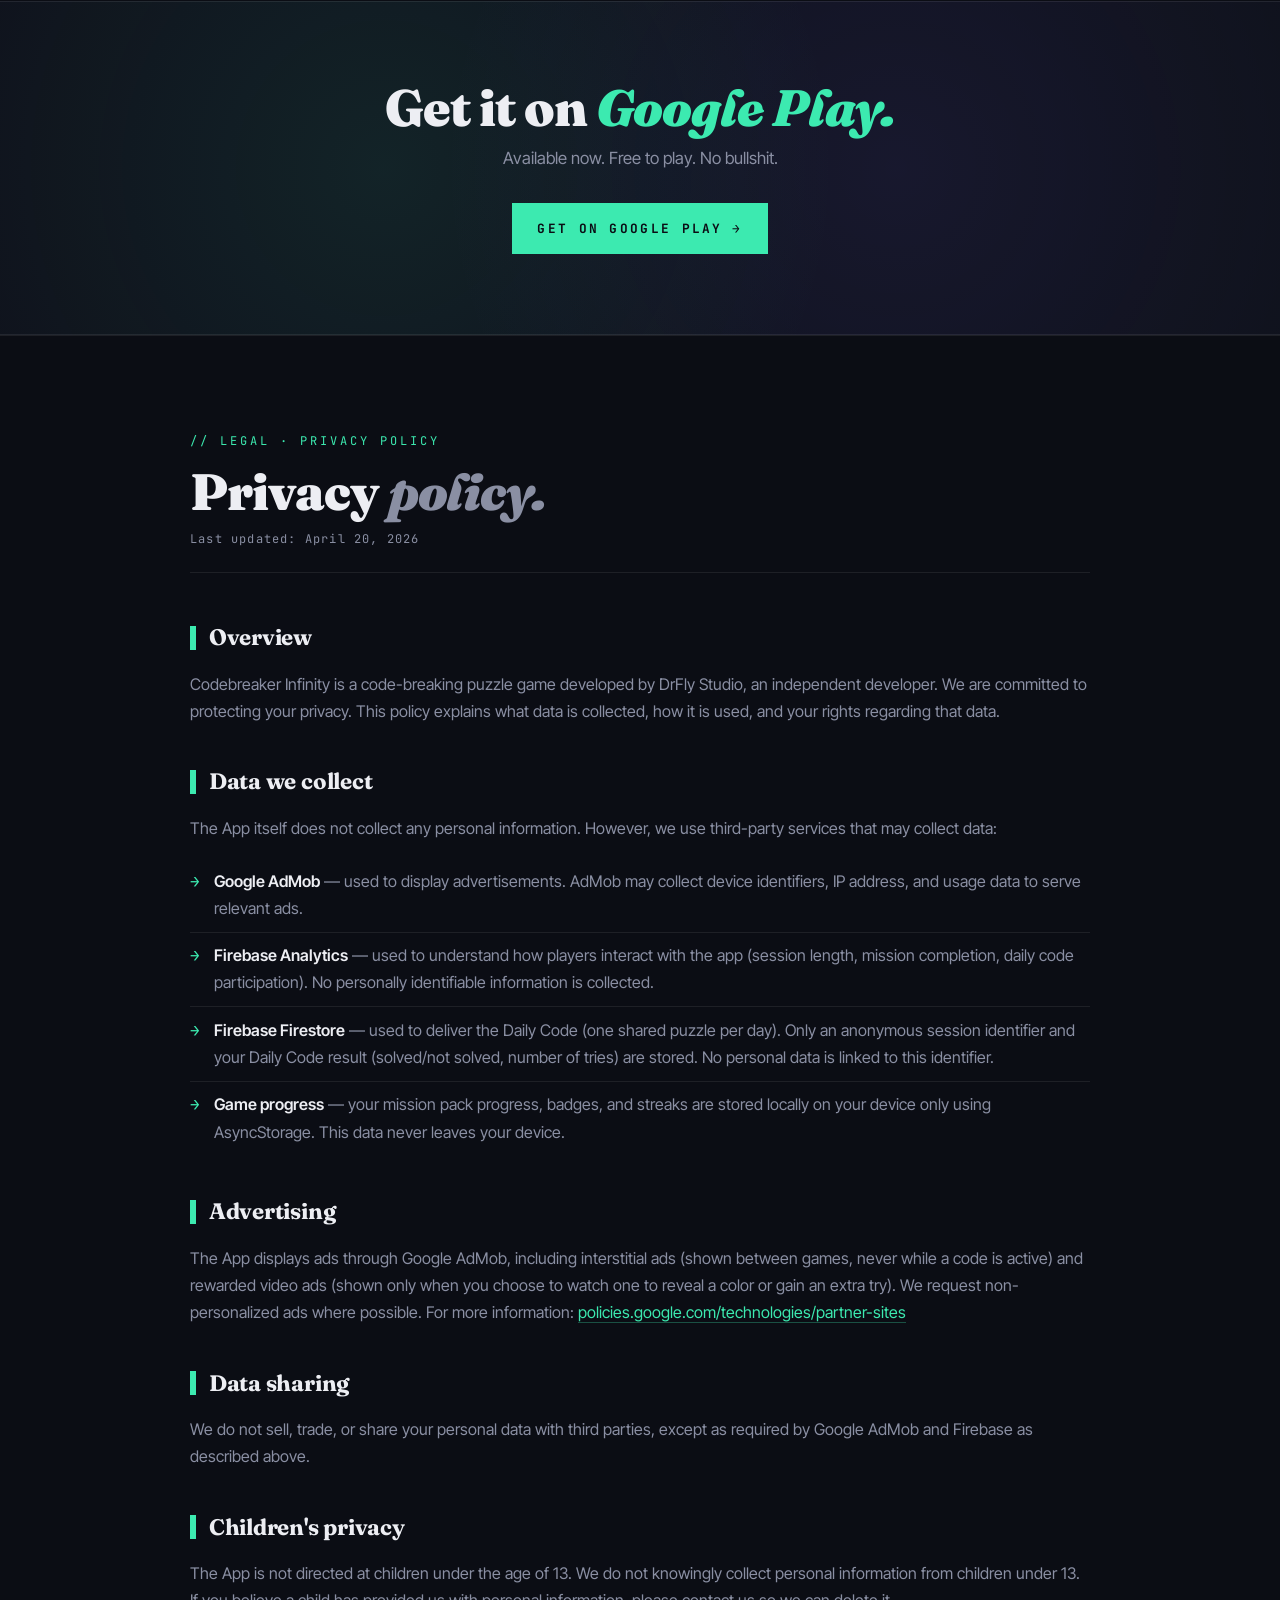
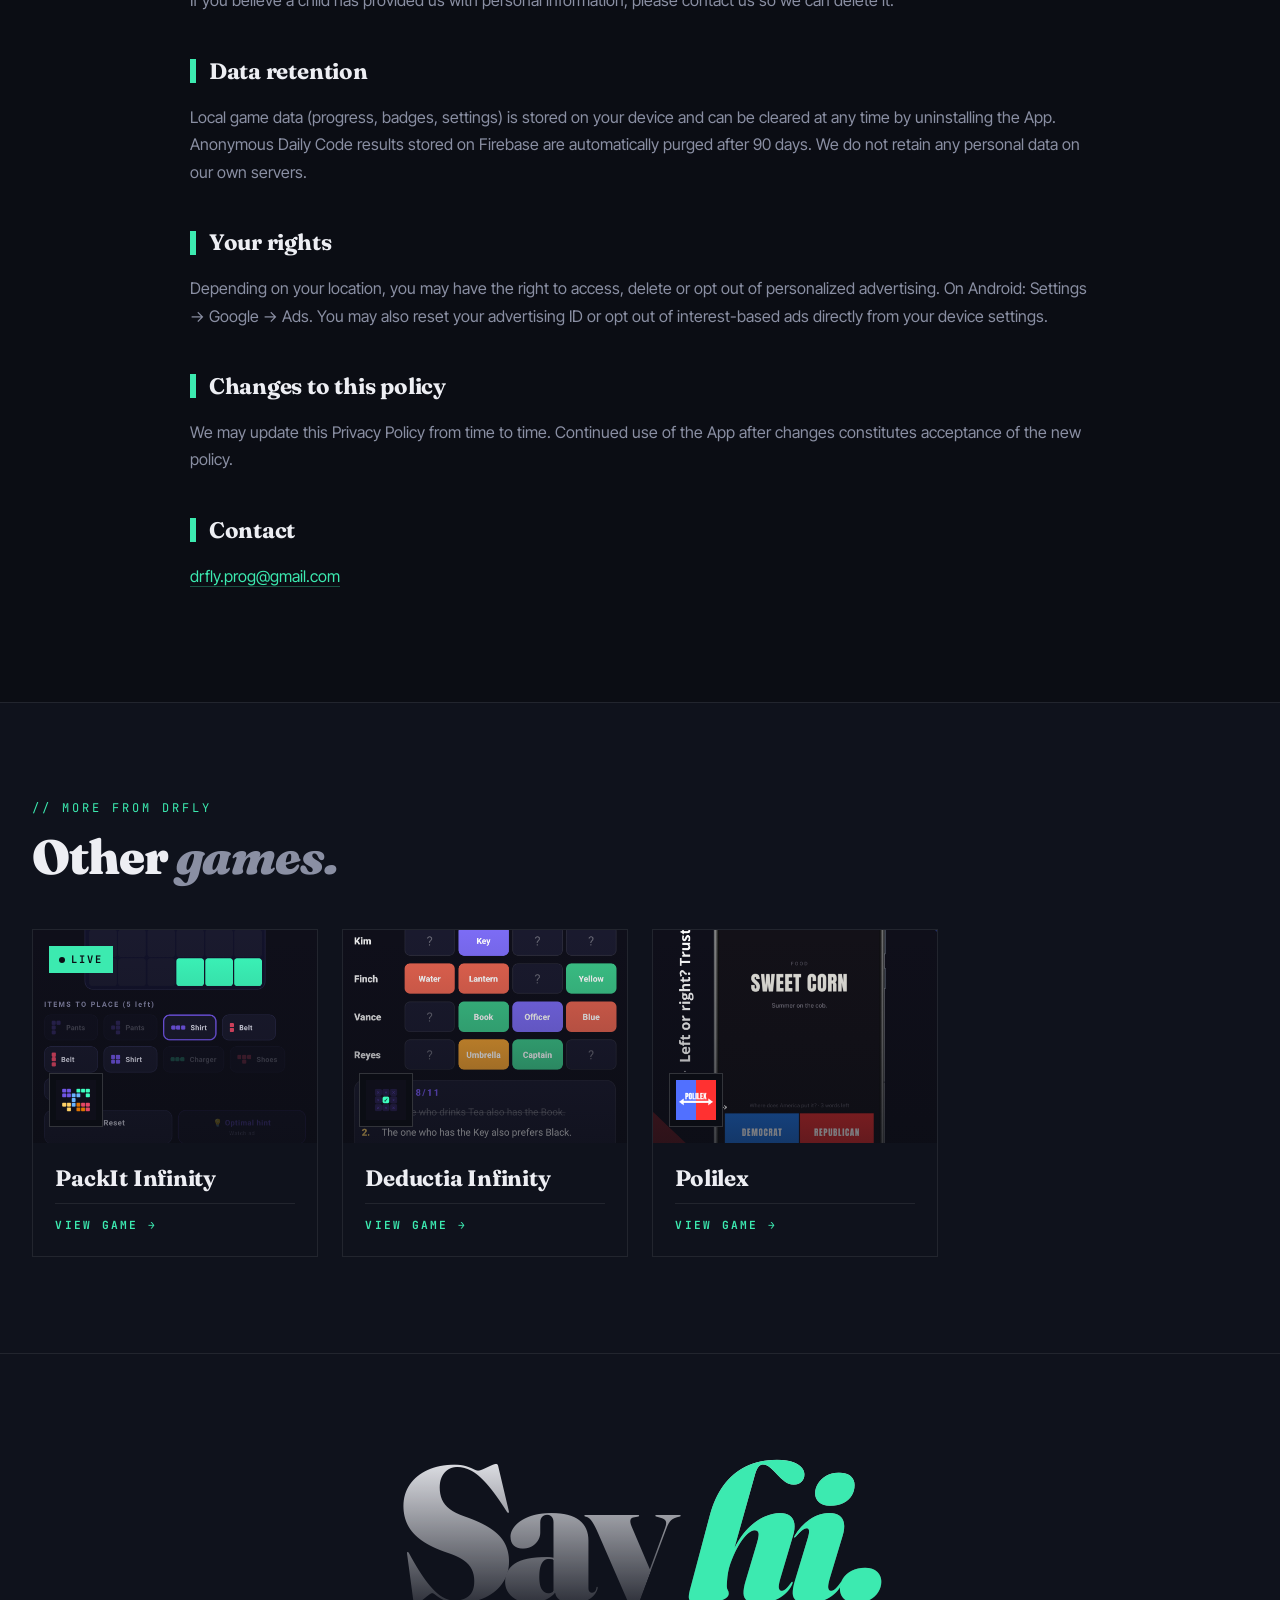
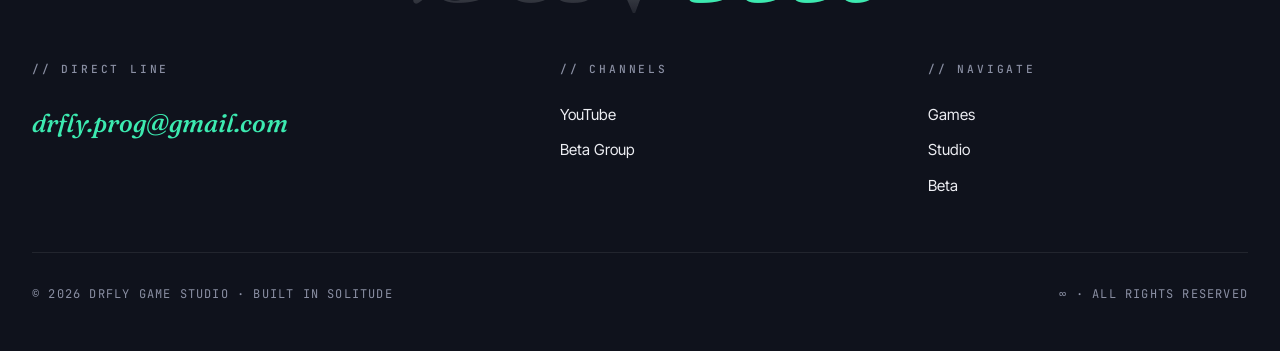
<file: games/codebreaker-infinity.html>
<!DOCTYPE html>
<html lang="en">
<head>
<meta charset="UTF-8" />
<meta name="viewport" content="width=device-width, initial-scale=1.0" />
<title>CodeBreaker Infinity — DrFly Studio</title>
<meta name="description" content="Crack the secret code. Classic Mastermind, rebuilt for 2026." />
<link rel="icon" href="../logo.png" />
<link rel="preconnect" href="https://fonts.googleapis.com">
<link rel="preconnect" href="https://fonts.gstatic.com" crossorigin>
<link href="https://fonts.googleapis.com/css2?family=Fraunces:ital,opsz,wght@0,9..144,300;0,9..144,500;0,9..144,700;0,9..144,900;1,9..144,500&family=JetBrains+Mono:wght@400;500;700&family=Inter+Tight:wght@300;400;500;600;700;800;900&display=swap" rel="stylesheet">
<link rel="stylesheet" href="../style.css">
</head>
<body>

<!-- NAV -->
<nav class="nav scrolled" id="nav">
  <a href="../index.html" class="nav-logo"><img src="../logo.png" alt="DrFly"><span>DRFLY</span></a>
  <ul class="nav-links">
    <li><a href="../index.html#games" class="active">Games</a></li>
    <li><a href="../index.html#studio">Studio</a></li>
    <li><a href="../index.html#beta">Beta</a></li>
    <li><a href="../index.html#contact">Contact</a></li>
  </ul>
  <a href="../index.html#beta" class="nav-cta">Join Beta</a>
</nav>

<!-- HERO -->
<section class="game-hero">
  <div class="grid-bg"></div>
  <div class="hero-bg"></div>
  <div class="game-hero-inner">
    <div class="game-hero-text reveal">
      <div class="game-breadcrumb">
        <a href="../index.html">DrFly</a>
        <span class="sep">/</span>
        <a href="../index.html#games">Games</a>
        <span class="sep">/</span>
        <span>CodeBreaker Infinity</span>
      </div>
      <div class="game-hero-iconrow">
        <div class="game-hero-icon"><img src="https://drfly-prog.github.io/logo-codeb.png" alt=""></div>
        <div class="game-hero-status live">Live · Available</div>
      </div>
      <h1>CodeBreaker <span class="ital">Infinity.</span></h1>
      <p class="game-hero-tagline">Crack the secret code. Classic Mastermind, rebuilt for 2026.</p>
      <div class="game-hero-meta">
        <span class="game-tag">Deduction</span>
        <span class="game-tag">Mastermind</span>
        <span class="game-tag">Daily Code</span>
        <span class="game-tag">Logic</span>
        <span class="game-tag">Beta</span>
      </div>
      <div class="hero-ctas">
        <a href="https://play.google.com/store/apps/details?id=com.drfly.codebreakerinfinity" class="btn btn-primary" target="_blank" rel="noopener">Get on Google Play <span class="arrow">→</span></a>
        <a href="#privacy" class="btn btn-secondary">Privacy policy <span class="arrow">↓</span></a>
      </div>
    </div>
    <div class="game-hero-visual reveal">
      <div class="game-hero-screen"><img src="https://drfly-prog.github.io/screen-codeb.png" alt="CodeBreaker Infinity screenshot"></div>
    </div>
  </div>
</section>

<!-- ABOUT -->
<section class="game-about">
  <div class="game-about-inner">
    <div class="game-about-head reveal">
      <div class="section-num">// ABOUT THE GAME</div>
      <h2 class="section-title">What it <span class="ital">is.</span></h2>
    </div>
    <div class="game-about-grid">
      <div class="game-description reveal">
        <p class="lead">Mastermind, rebuilt for the modern attention span.</p>
<p>A secret color code is hidden. You have a limited number of tries to crack it. Each guess returns clues — and from those clues, you deduce the answer. Pure deduction, no luck involved.</p>
<p>Includes a Daily Code mode: one shared puzzle per day for everyone in the world. Solve it. Compare with your friends. Become unbearable about it.</p>
      </div>
      <div class="game-features reveal">
        <div class="feat"><div class="feat-num">// 01</div><div class="feat-body"><div class="feat-title">Daily Code</div><div class="feat-text">One shared puzzle per day. Same challenge, worldwide.</div></div></div>
        <div class="feat"><div class="feat-num">// 02</div><div class="feat-body"><div class="feat-title">Mission packs</div><div class="feat-text">Hand-crafted level sequences with rising difficulty.</div></div></div>
        <div class="feat"><div class="feat-num">// 03</div><div class="feat-body"><div class="feat-title">Streaks &amp; badges</div><div class="feat-text">Reward consistency, not just brilliance.</div></div></div>
        <div class="feat"><div class="feat-num">// 04</div><div class="feat-body"><div class="feat-title">Pure deduction</div><div class="feat-text">No guessing. Every answer can be reasoned out.</div></div></div>
      </div>
    </div>
  </div>
</section>

<!-- CTA BAND -->
<section class="game-cta-band">
  <h2 class="game-cta-title">Get it on <span class="ital">Google Play.</span></h2>
  <p class="game-cta-sub">Available now. Free to play. No bullshit.</p>
  <a href="https://play.google.com/store/apps/details?id=com.drfly.codebreakerinfinity" class="btn btn-primary" target="_blank" rel="noopener">Get on Google Play <span class="arrow">→</span></a>
</section>

<!-- PRIVACY POLICY -->
<section class="privacy" id="privacy">
  <div class="privacy-inner">
    <div class="privacy-head reveal">
      <div class="privacy-eyebrow">// LEGAL · PRIVACY POLICY</div>
      <h2 class="privacy-title">Privacy <span class="ital">policy.</span></h2>
      <div class="privacy-updated">Last updated: April 20, 2026</div>
    </div>
    <div class="privacy-content reveal">
      <h3>Overview</h3>
<p>Codebreaker Infinity is a code-breaking puzzle game developed by DrFly Studio, an independent developer. We are committed to protecting your privacy. This policy explains what data is collected, how it is used, and your rights regarding that data.</p>
<h3>Data we collect</h3>
<p>The App itself does not collect any personal information. However, we use third-party services that may collect data:</p>
<ul>
  <li><strong>Google AdMob</strong> — used to display advertisements. AdMob may collect device identifiers, IP address, and usage data to serve relevant ads.</li>
  <li><strong>Firebase Analytics</strong> — used to understand how players interact with the app (session length, mission completion, daily code participation). No personally identifiable information is collected.</li>
  <li><strong>Firebase Firestore</strong> — used to deliver the Daily Code (one shared puzzle per day). Only an anonymous session identifier and your Daily Code result (solved/not solved, number of tries) are stored. No personal data is linked to this identifier.</li>
  <li><strong>Game progress</strong> — your mission pack progress, badges, and streaks are stored locally on your device only using AsyncStorage. This data never leaves your device.</li>
</ul>
<h3>Advertising</h3>
<p>The App displays ads through Google AdMob, including interstitial ads (shown between games, never while a code is active) and rewarded video ads (shown only when you choose to watch one to reveal a color or gain an extra try). We request non-personalized ads where possible. For more information: <a href="https://policies.google.com/technologies/partner-sites" target="_blank">policies.google.com/technologies/partner-sites</a></p>
<h3>Data sharing</h3>
<p>We do not sell, trade, or share your personal data with third parties, except as required by Google AdMob and Firebase as described above.</p>
<h3>Children's privacy</h3>
<p>The App is not directed at children under the age of 13. We do not knowingly collect personal information from children under 13. If you believe a child has provided us with personal information, please contact us so we can delete it.</p>
<h3>Data retention</h3>
<p>Local game data (progress, badges, settings) is stored on your device and can be cleared at any time by uninstalling the App. Anonymous Daily Code results stored on Firebase are automatically purged after 90 days. We do not retain any personal data on our own servers.</p>
<h3>Your rights</h3>
<p>Depending on your location, you may have the right to access, delete or opt out of personalized advertising. On Android: Settings → Google → Ads. You may also reset your advertising ID or opt out of interest-based ads directly from your device settings.</p>
<h3>Changes to this policy</h3>
<p>We may update this Privacy Policy from time to time. Continued use of the App after changes constitutes acceptance of the new policy.</p>
<h3>Contact</h3>
<p><a href="mailto:drfly.prog@gmail.com">drfly.prog@gmail.com</a></p>
    </div>
  </div>
</section>

<!-- RELATED GAMES -->
<section class="related">
  <div class="related-inner">
    <div class="related-head reveal">
      <div class="related-eyebrow">// MORE FROM DRFLY</div>
      <h2 class="related-title">Other <span class="ital">games.</span></h2>
    </div>
    <div class="related-grid">
      <a href="packit-infinity.html" class="game-card">
        <div class="game-imgwrap">
          <img class="game-img" src="https://drfly-prog.github.io/screen-packit.png" alt="PackIt Infinity">
          <div class="game-overlay"></div>
          <div class="game-status live">Live</div>
          <div class="game-icon"><img src="https://drfly-prog.github.io/logo-packit.png" alt=""></div>
        </div>
        <div class="game-body">
          <div class="game-name">PackIt Infinity</div>
          <div class="game-cta">View game →</div>
        </div>
      </a>
      <a href="deductia-infinity.html" class="game-card">
        <div class="game-imgwrap">
          <img class="game-img" src="https://drfly-prog.github.io/screen-dedu.png" alt="Deductia Infinity">
          <div class="game-overlay"></div>
          <div class="game-status beta">Closed Beta</div>
          <div class="game-icon"><img src="https://drfly-prog.github.io/logo-dedu.png" alt=""></div>
        </div>
        <div class="game-body">
          <div class="game-name">Deductia Infinity</div>
          <div class="game-cta">View game →</div>
        </div>
      </a>
      <a href="polilex.html" class="game-card">
        <div class="game-imgwrap">
          <img class="game-img" src="https://drfly-prog.github.io/screen-polilex.png" alt="Polilex">
          <div class="game-overlay"></div>
          <div class="game-status beta">Closed Beta</div>
          <div class="game-icon"><img src="https://drfly-prog.github.io/Logo-polilex.png" alt=""></div>
        </div>
        <div class="game-body">
          <div class="game-name">Polilex</div>
          <div class="game-cta">View game →</div>
        </div>
      </a>
    </div>
  </div>
</section>

<!-- FOOTER -->
<footer class="footer" id="contact">
  <div class="footer-mega">Say <span class="ital">hi.</span></div>
  <div class="footer-grid">
    <div class="footer-block">
      <h4>// Direct line</h4>
      <a href="mailto:drfly.prog@gmail.com" class="footer-mail">drfly.prog@gmail.com</a>
    </div>
    <div class="footer-block">
      <h4>// Channels</h4>
      <a href="https://www.youtube.com/@DrFly-Studio" target="_blank" rel="noopener">YouTube</a>
      <a href="https://groups.google.com/g/studio-drfly" target="_blank" rel="noopener">Beta Group</a>
    </div>
    <div class="footer-block">
      <h4>// Navigate</h4>
      <a href="../index.html#games">Games</a>
      <a href="../index.html#studio">Studio</a>
      <a href="../index.html#beta">Beta</a>
    </div>
  </div>
  <div class="footer-bottom">
    <span>© 2026 DRFLY GAME STUDIO · BUILT IN SOLITUDE</span>
    <span>∞ · ALL RIGHTS RESERVED</span>
  </div>
</footer>

<script src="../script.js"></script>
</body>
</html>
</file>
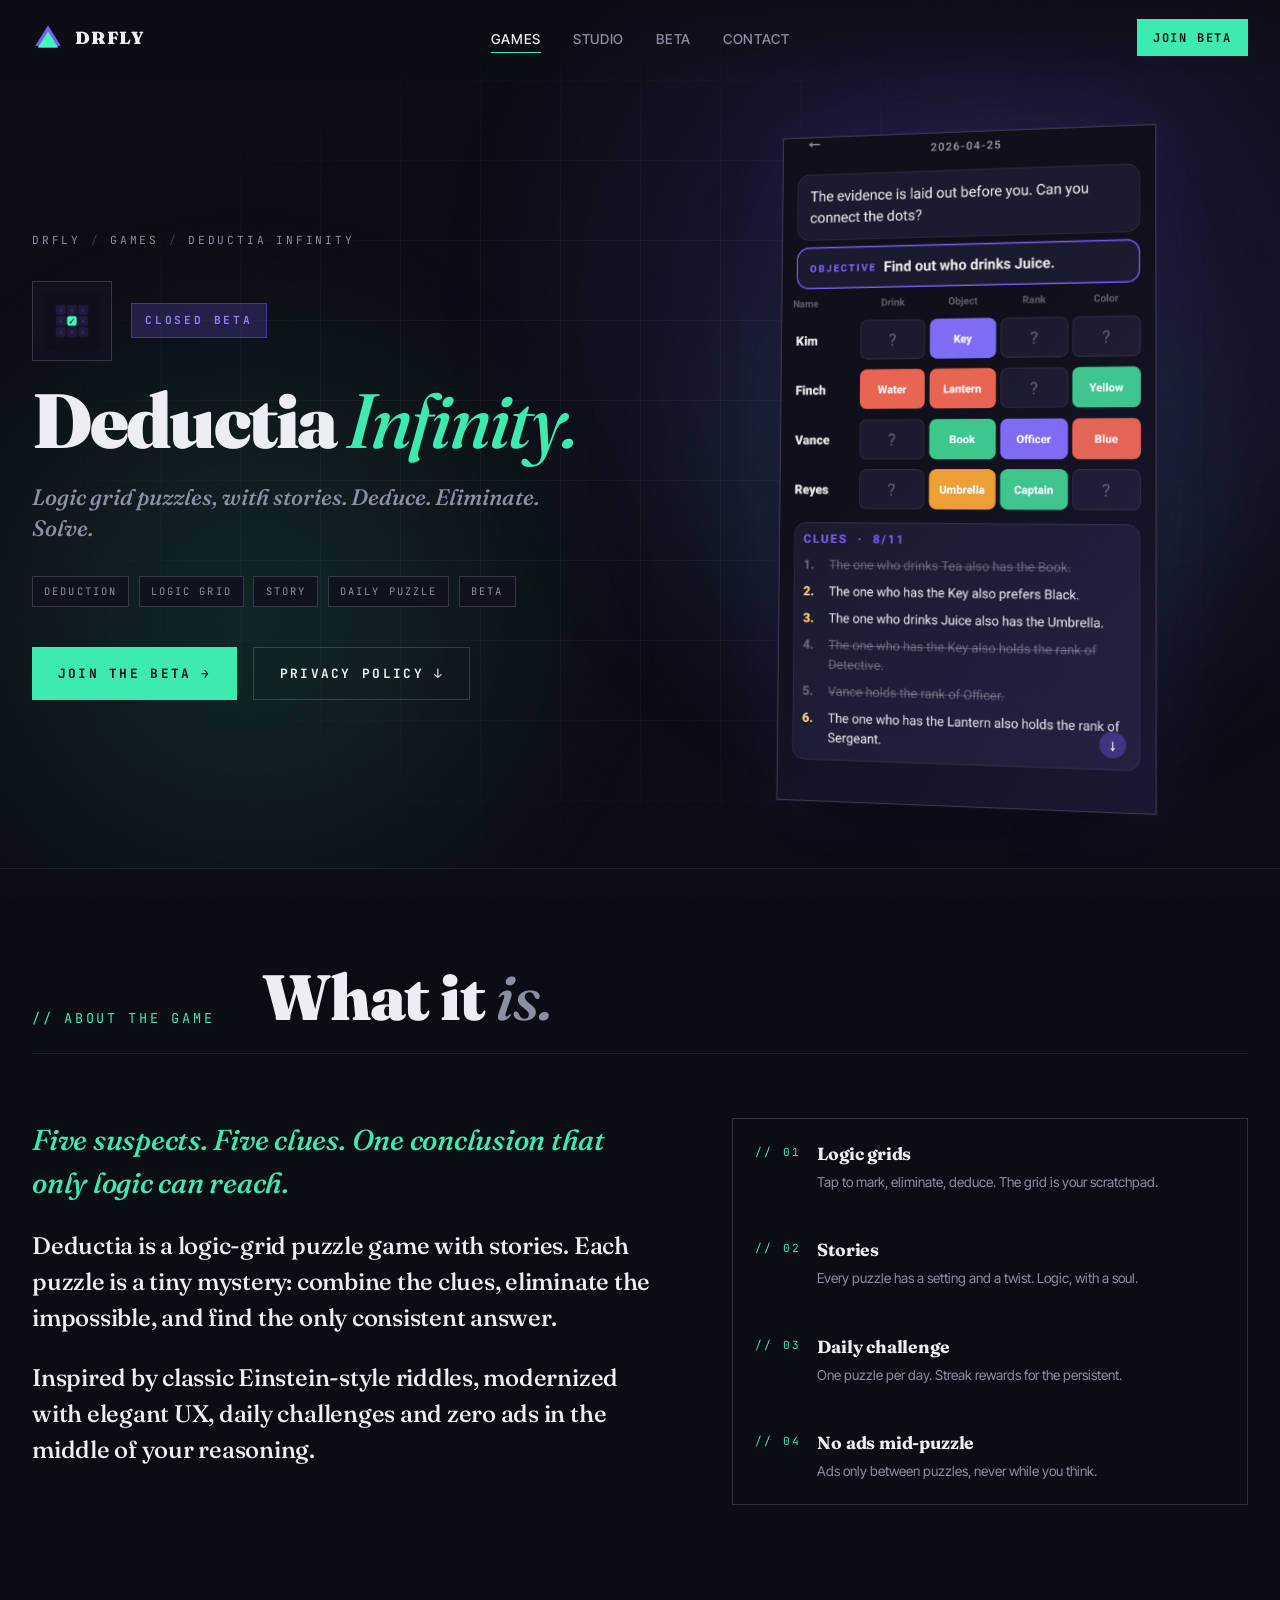
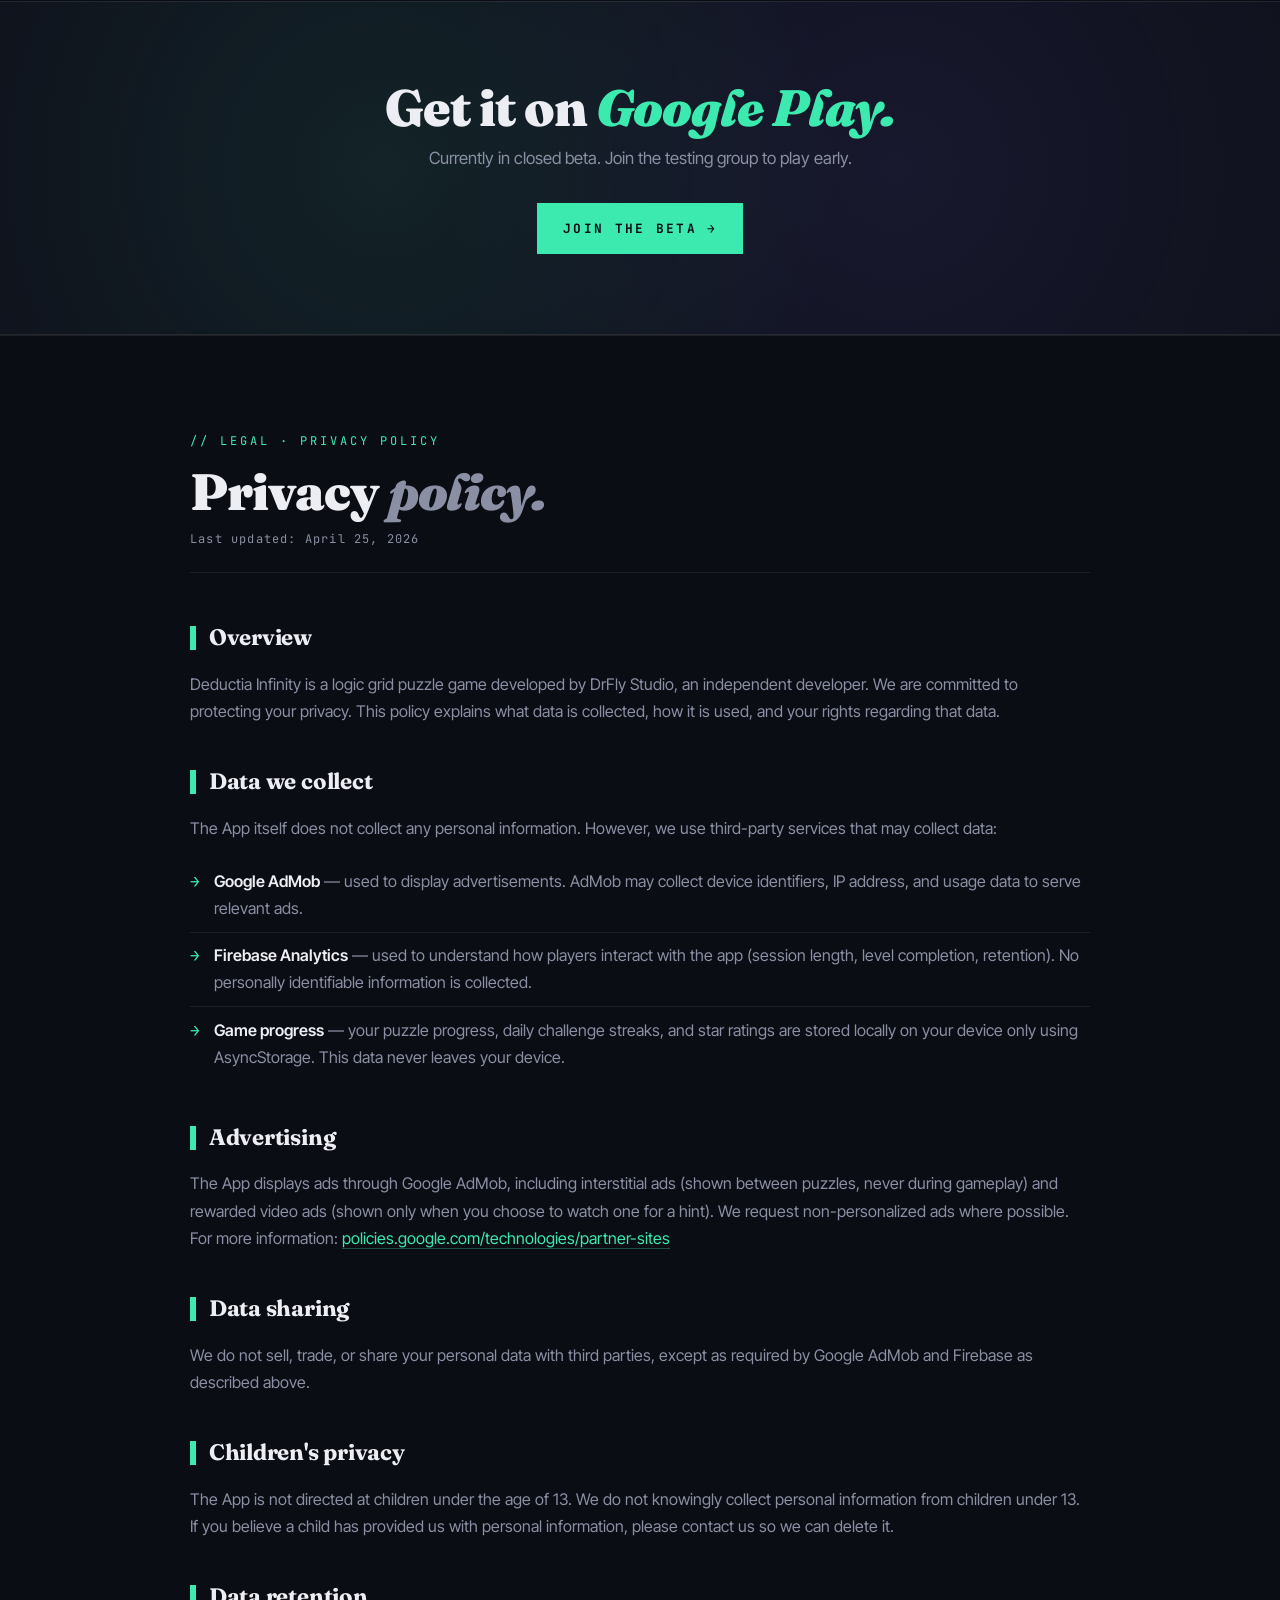
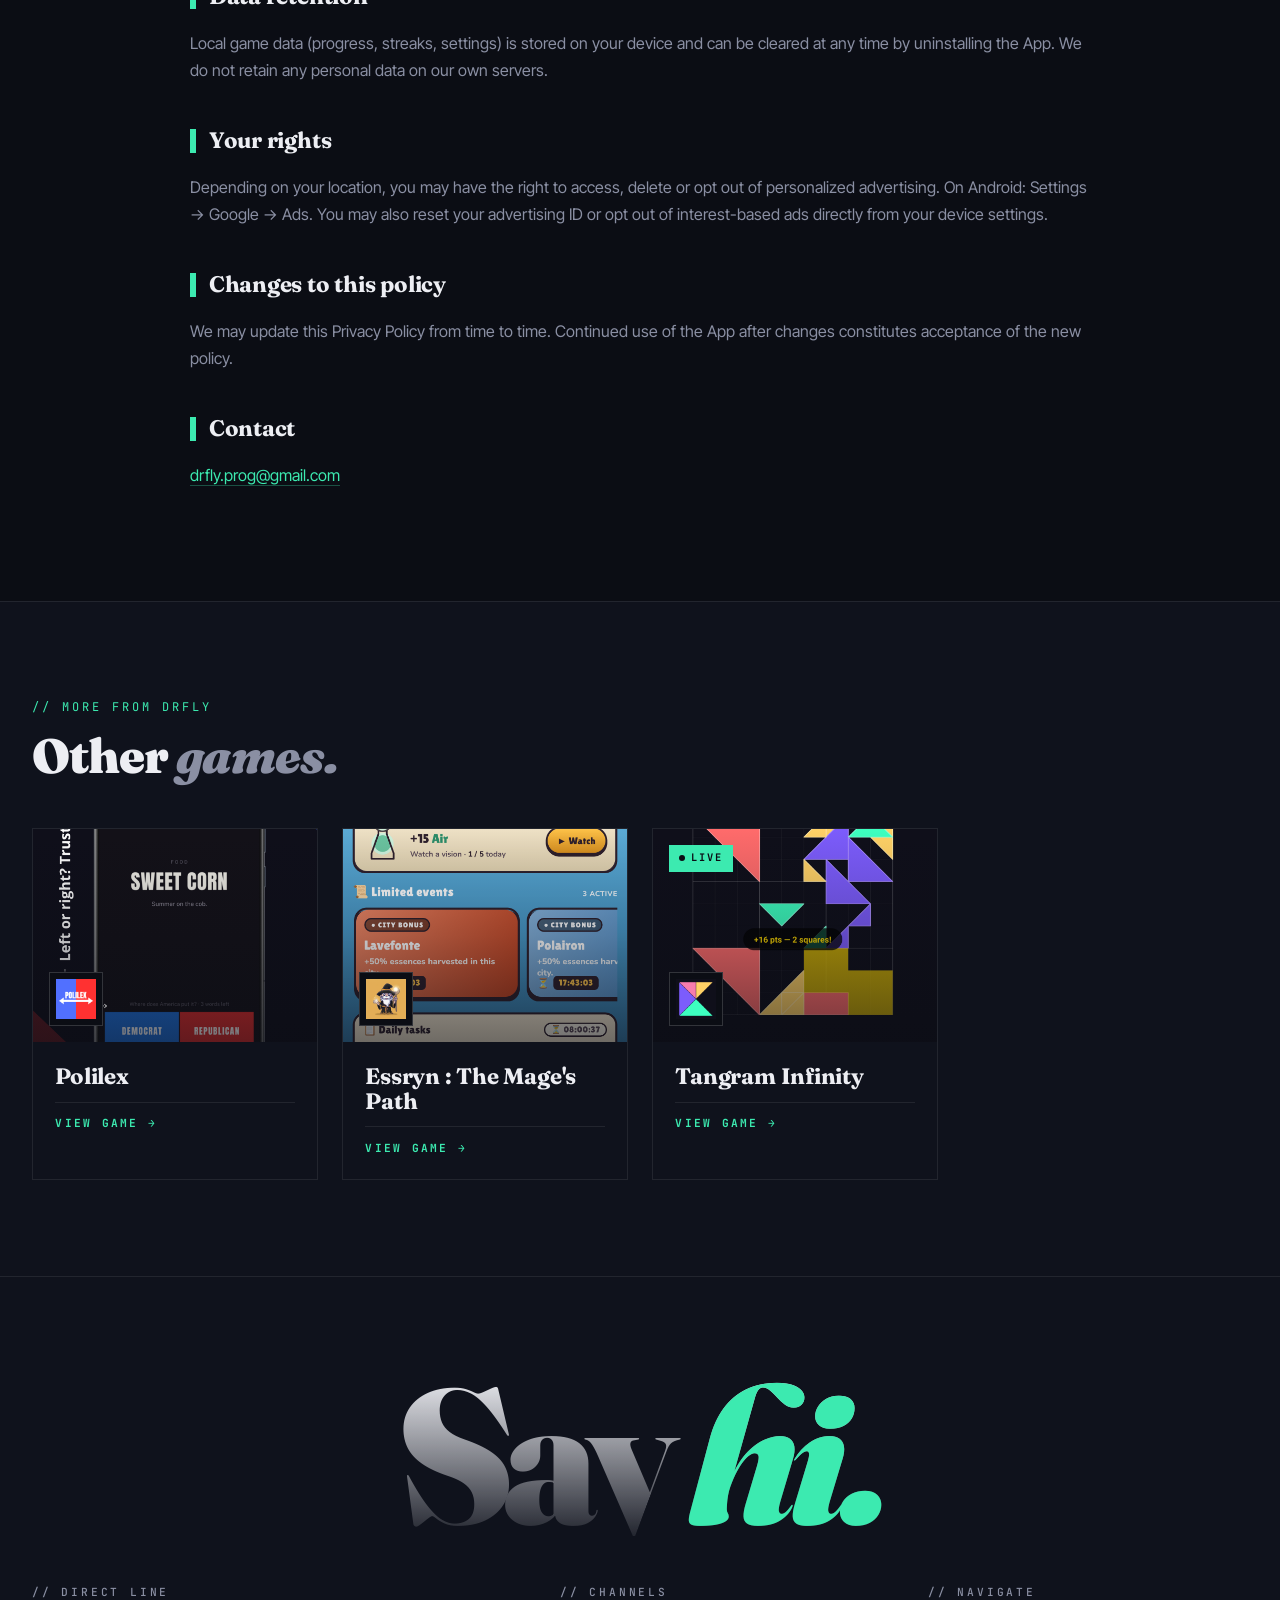
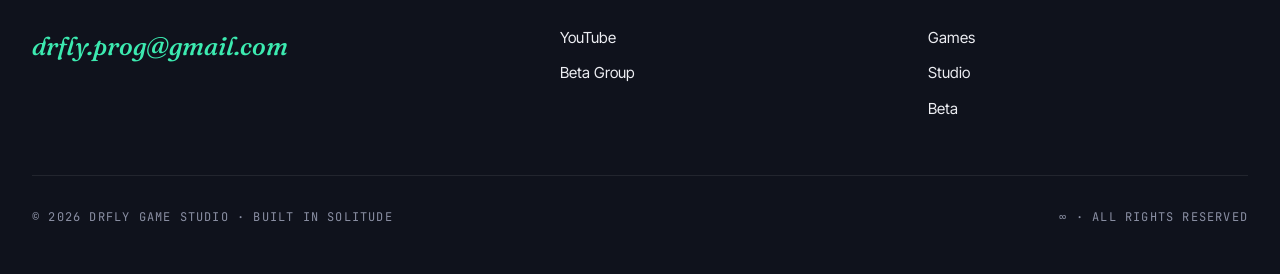
<file: games/deductia-infinity.html>
<!DOCTYPE html>
<html lang="en">
<head>
<meta charset="UTF-8" />
<meta name="viewport" content="width=device-width, initial-scale=1.0" />
<title>Deductia Infinity — DrFly Studio</title>
<meta name="description" content="Logic grid puzzles, with stories. Deduce. Eliminate. Solve." />
<link rel="icon" href="../logo.png" />
<link rel="preconnect" href="https://fonts.googleapis.com">
<link rel="preconnect" href="https://fonts.gstatic.com" crossorigin>
<link href="https://fonts.googleapis.com/css2?family=Fraunces:ital,opsz,wght@0,9..144,300;0,9..144,500;0,9..144,700;0,9..144,900;1,9..144,500&family=JetBrains+Mono:wght@400;500;700&family=Inter+Tight:wght@300;400;500;600;700;800;900&display=swap" rel="stylesheet">
<link rel="stylesheet" href="../style.css">
</head>
<body>

<!-- NAV -->
<nav class="nav scrolled" id="nav">
  <a href="../index.html" class="nav-logo"><img src="../logo.png" alt="DrFly"><span>DRFLY</span></a>
  <ul class="nav-links">
    <li><a href="../index.html#games" class="active">Games</a></li>
    <li><a href="../index.html#studio">Studio</a></li>
    <li><a href="../index.html#beta">Beta</a></li>
    <li><a href="../index.html#contact">Contact</a></li>
  </ul>
  <a href="../index.html#beta" class="nav-cta">Join Beta</a>
</nav>

<!-- HERO -->
<section class="game-hero">
  <div class="grid-bg"></div>
  <div class="hero-bg"></div>
  <div class="game-hero-inner">
    <div class="game-hero-text reveal">
      <div class="game-breadcrumb">
        <a href="../index.html">DrFly</a>
        <span class="sep">/</span>
        <a href="../index.html#games">Games</a>
        <span class="sep">/</span>
        <span>Deductia Infinity</span>
      </div>
      <div class="game-hero-iconrow">
        <div class="game-hero-icon"><img src="https://drfly-prog.github.io/logo-dedu.png" alt=""></div>
        <div class="game-hero-status beta">Closed Beta</div>
      </div>
      <h1>Deductia <span class="ital">Infinity.</span></h1>
      <p class="game-hero-tagline">Logic grid puzzles, with stories. Deduce. Eliminate. Solve.</p>
      <div class="game-hero-meta">
        <span class="game-tag">Deduction</span>
        <span class="game-tag">Logic Grid</span>
        <span class="game-tag">Story</span>
        <span class="game-tag">Daily Puzzle</span>
        <span class="game-tag">Beta</span>
      </div>
      <div class="hero-ctas">
        <a href="https://play.google.com/store/apps/details?id=com.drfly.deductiainfinity" class="btn btn-primary" target="_blank" rel="noopener">Join the beta <span class="arrow">→</span></a>
        <a href="#privacy" class="btn btn-secondary">Privacy policy <span class="arrow">↓</span></a>
      </div>
    </div>
    <div class="game-hero-visual reveal">
      <div class="game-hero-screen"><img src="https://drfly-prog.github.io/screen-dedu.png" alt="Deductia Infinity screenshot"></div>
    </div>
  </div>
</section>

<!-- ABOUT -->
<section class="game-about">
  <div class="game-about-inner">
    <div class="game-about-head reveal">
      <div class="section-num">// ABOUT THE GAME</div>
      <h2 class="section-title">What it <span class="ital">is.</span></h2>
    </div>
    <div class="game-about-grid">
      <div class="game-description reveal">
        <p class="lead">Five suspects. Five clues. One conclusion that only logic can reach.</p>
<p>Deductia is a logic-grid puzzle game with stories. Each puzzle is a tiny mystery: combine the clues, eliminate the impossible, and find the only consistent answer.</p>
<p>Inspired by classic Einstein-style riddles, modernized with elegant UX, daily challenges and zero ads in the middle of your reasoning.</p>
      </div>
      <div class="game-features reveal">
        <div class="feat"><div class="feat-num">// 01</div><div class="feat-body"><div class="feat-title">Logic grids</div><div class="feat-text">Tap to mark, eliminate, deduce. The grid is your scratchpad.</div></div></div>
        <div class="feat"><div class="feat-num">// 02</div><div class="feat-body"><div class="feat-title">Stories</div><div class="feat-text">Every puzzle has a setting and a twist. Logic, with a soul.</div></div></div>
        <div class="feat"><div class="feat-num">// 03</div><div class="feat-body"><div class="feat-title">Daily challenge</div><div class="feat-text">One puzzle per day. Streak rewards for the persistent.</div></div></div>
        <div class="feat"><div class="feat-num">// 04</div><div class="feat-body"><div class="feat-title">No ads mid-puzzle</div><div class="feat-text">Ads only between puzzles, never while you think.</div></div></div>
      </div>
    </div>
  </div>
</section>

<!-- CTA BAND -->
<section class="game-cta-band">
  <h2 class="game-cta-title">Get it on <span class="ital">Google Play.</span></h2>
  <p class="game-cta-sub">Currently in closed beta. Join the testing group to play early.</p>
  <a href="https://play.google.com/store/apps/details?id=com.drfly.deductiainfinity" class="btn btn-primary" target="_blank" rel="noopener">Join the beta <span class="arrow">→</span></a>
</section>

<!-- PRIVACY POLICY -->
<section class="privacy" id="privacy">
  <div class="privacy-inner">
    <div class="privacy-head reveal">
      <div class="privacy-eyebrow">// LEGAL · PRIVACY POLICY</div>
      <h2 class="privacy-title">Privacy <span class="ital">policy.</span></h2>
      <div class="privacy-updated">Last updated: April 25, 2026</div>
    </div>
    <div class="privacy-content reveal">
      <h3>Overview</h3>
<p>Deductia Infinity is a logic grid puzzle game developed by DrFly Studio, an independent developer. We are committed to protecting your privacy. This policy explains what data is collected, how it is used, and your rights regarding that data.</p>
<h3>Data we collect</h3>
<p>The App itself does not collect any personal information. However, we use third-party services that may collect data:</p>
<ul>
  <li><strong>Google AdMob</strong> — used to display advertisements. AdMob may collect device identifiers, IP address, and usage data to serve relevant ads.</li>
  <li><strong>Firebase Analytics</strong> — used to understand how players interact with the app (session length, level completion, retention). No personally identifiable information is collected.</li>
  <li><strong>Game progress</strong> — your puzzle progress, daily challenge streaks, and star ratings are stored locally on your device only using AsyncStorage. This data never leaves your device.</li>
</ul>
<h3>Advertising</h3>
<p>The App displays ads through Google AdMob, including interstitial ads (shown between puzzles, never during gameplay) and rewarded video ads (shown only when you choose to watch one for a hint). We request non-personalized ads where possible. For more information: <a href="https://policies.google.com/technologies/partner-sites" target="_blank">policies.google.com/technologies/partner-sites</a></p>
<h3>Data sharing</h3>
<p>We do not sell, trade, or share your personal data with third parties, except as required by Google AdMob and Firebase as described above.</p>
<h3>Children's privacy</h3>
<p>The App is not directed at children under the age of 13. We do not knowingly collect personal information from children under 13. If you believe a child has provided us with personal information, please contact us so we can delete it.</p>
<h3>Data retention</h3>
<p>Local game data (progress, streaks, settings) is stored on your device and can be cleared at any time by uninstalling the App. We do not retain any personal data on our own servers.</p>
<h3>Your rights</h3>
<p>Depending on your location, you may have the right to access, delete or opt out of personalized advertising. On Android: Settings → Google → Ads. You may also reset your advertising ID or opt out of interest-based ads directly from your device settings.</p>
<h3>Changes to this policy</h3>
<p>We may update this Privacy Policy from time to time. Continued use of the App after changes constitutes acceptance of the new policy.</p>
<h3>Contact</h3>
<p><a href="mailto:drfly.prog@gmail.com">drfly.prog@gmail.com</a></p>
    </div>
  </div>
</section>

<!-- RELATED GAMES -->
<section class="related">
  <div class="related-inner">
    <div class="related-head reveal">
      <div class="related-eyebrow">// MORE FROM DRFLY</div>
      <h2 class="related-title">Other <span class="ital">games.</span></h2>
    </div>
    <div class="related-grid">
      <a href="polilex.html" class="game-card">
        <div class="game-imgwrap">
          <img class="game-img" src="https://drfly-prog.github.io/screen-polilex.png" alt="Polilex">
          <div class="game-overlay"></div>
          <div class="game-status beta">Closed Beta</div>
          <div class="game-icon"><img src="https://drfly-prog.github.io/Logo-polilex.png" alt=""></div>
        </div>
        <div class="game-body">
          <div class="game-name">Polilex</div>
          <div class="game-cta">View game →</div>
        </div>
      </a>
      <a href="essryn.html" class="game-card">
        <div class="game-imgwrap">
          <img class="game-img" src="https://drfly-prog.github.io/screen-ess.png" alt="Essryn : The Mage's Path">
          <div class="game-overlay"></div>
          <div class="game-status beta">Closed Beta</div>
          <div class="game-icon"><img src="https://drfly-prog.github.io/logo-ess.png" alt=""></div>
        </div>
        <div class="game-body">
          <div class="game-name">Essryn : The Mage's Path</div>
          <div class="game-cta">View game →</div>
        </div>
      </a>
      <a href="tangram-infinity.html" class="game-card">
        <div class="game-imgwrap">
          <img class="game-img" src="https://drfly-prog.github.io/screen-tangram.png" alt="Tangram Infinity">
          <div class="game-overlay"></div>
          <div class="game-status live">Live</div>
          <div class="game-icon"><img src="https://drfly-prog.github.io/logo-tangram.png" alt=""></div>
        </div>
        <div class="game-body">
          <div class="game-name">Tangram Infinity</div>
          <div class="game-cta">View game →</div>
        </div>
      </a>
    </div>
  </div>
</section>

<!-- FOOTER -->
<footer class="footer" id="contact">
  <div class="footer-mega">Say <span class="ital">hi.</span></div>
  <div class="footer-grid">
    <div class="footer-block">
      <h4>// Direct line</h4>
      <a href="mailto:drfly.prog@gmail.com" class="footer-mail">drfly.prog@gmail.com</a>
    </div>
    <div class="footer-block">
      <h4>// Channels</h4>
      <a href="https://www.youtube.com/@DrFly-Studio" target="_blank" rel="noopener">YouTube</a>
      <a href="https://groups.google.com/g/studio-drfly" target="_blank" rel="noopener">Beta Group</a>
    </div>
    <div class="footer-block">
      <h4>// Navigate</h4>
      <a href="../index.html#games">Games</a>
      <a href="../index.html#studio">Studio</a>
      <a href="../index.html#beta">Beta</a>
    </div>
  </div>
  <div class="footer-bottom">
    <span>© 2026 DRFLY GAME STUDIO · BUILT IN SOLITUDE</span>
    <span>∞ · ALL RIGHTS RESERVED</span>
  </div>
</footer>

<script src="../script.js"></script>
</body>
</html>
</file>
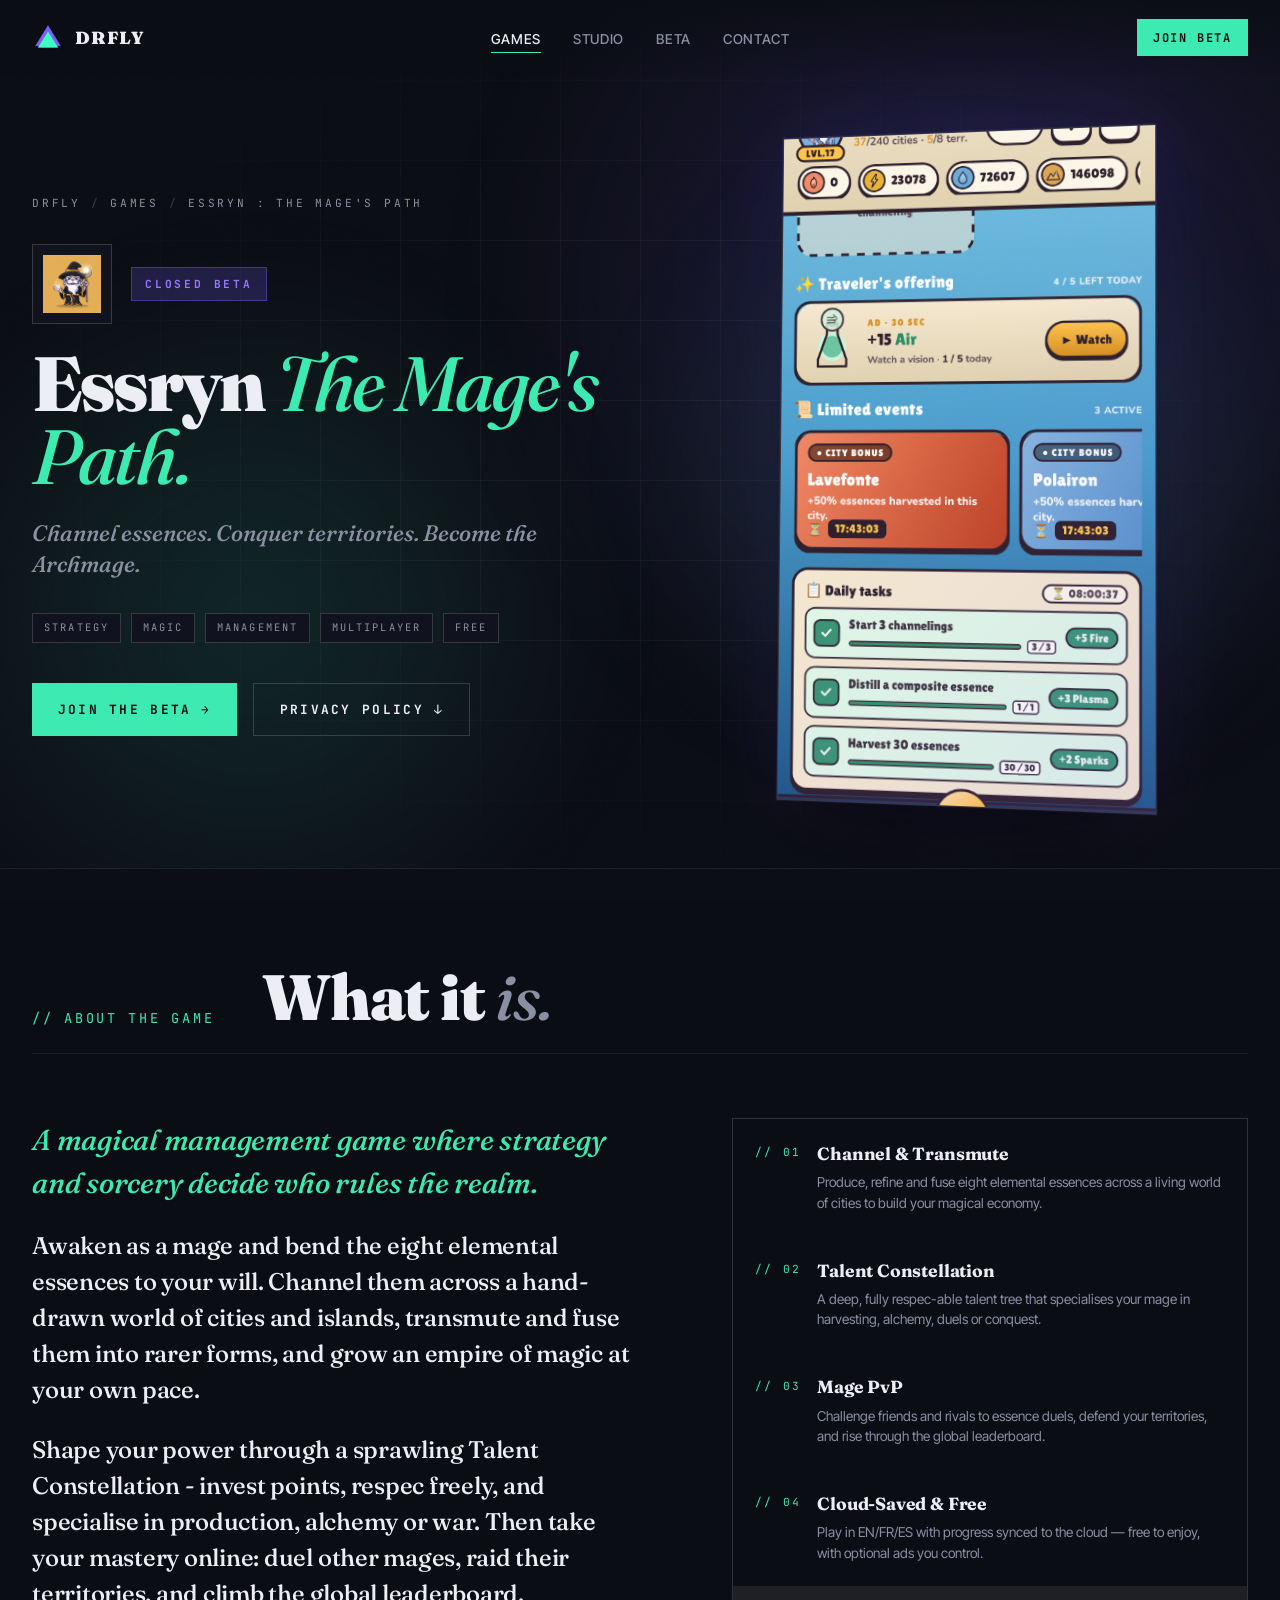
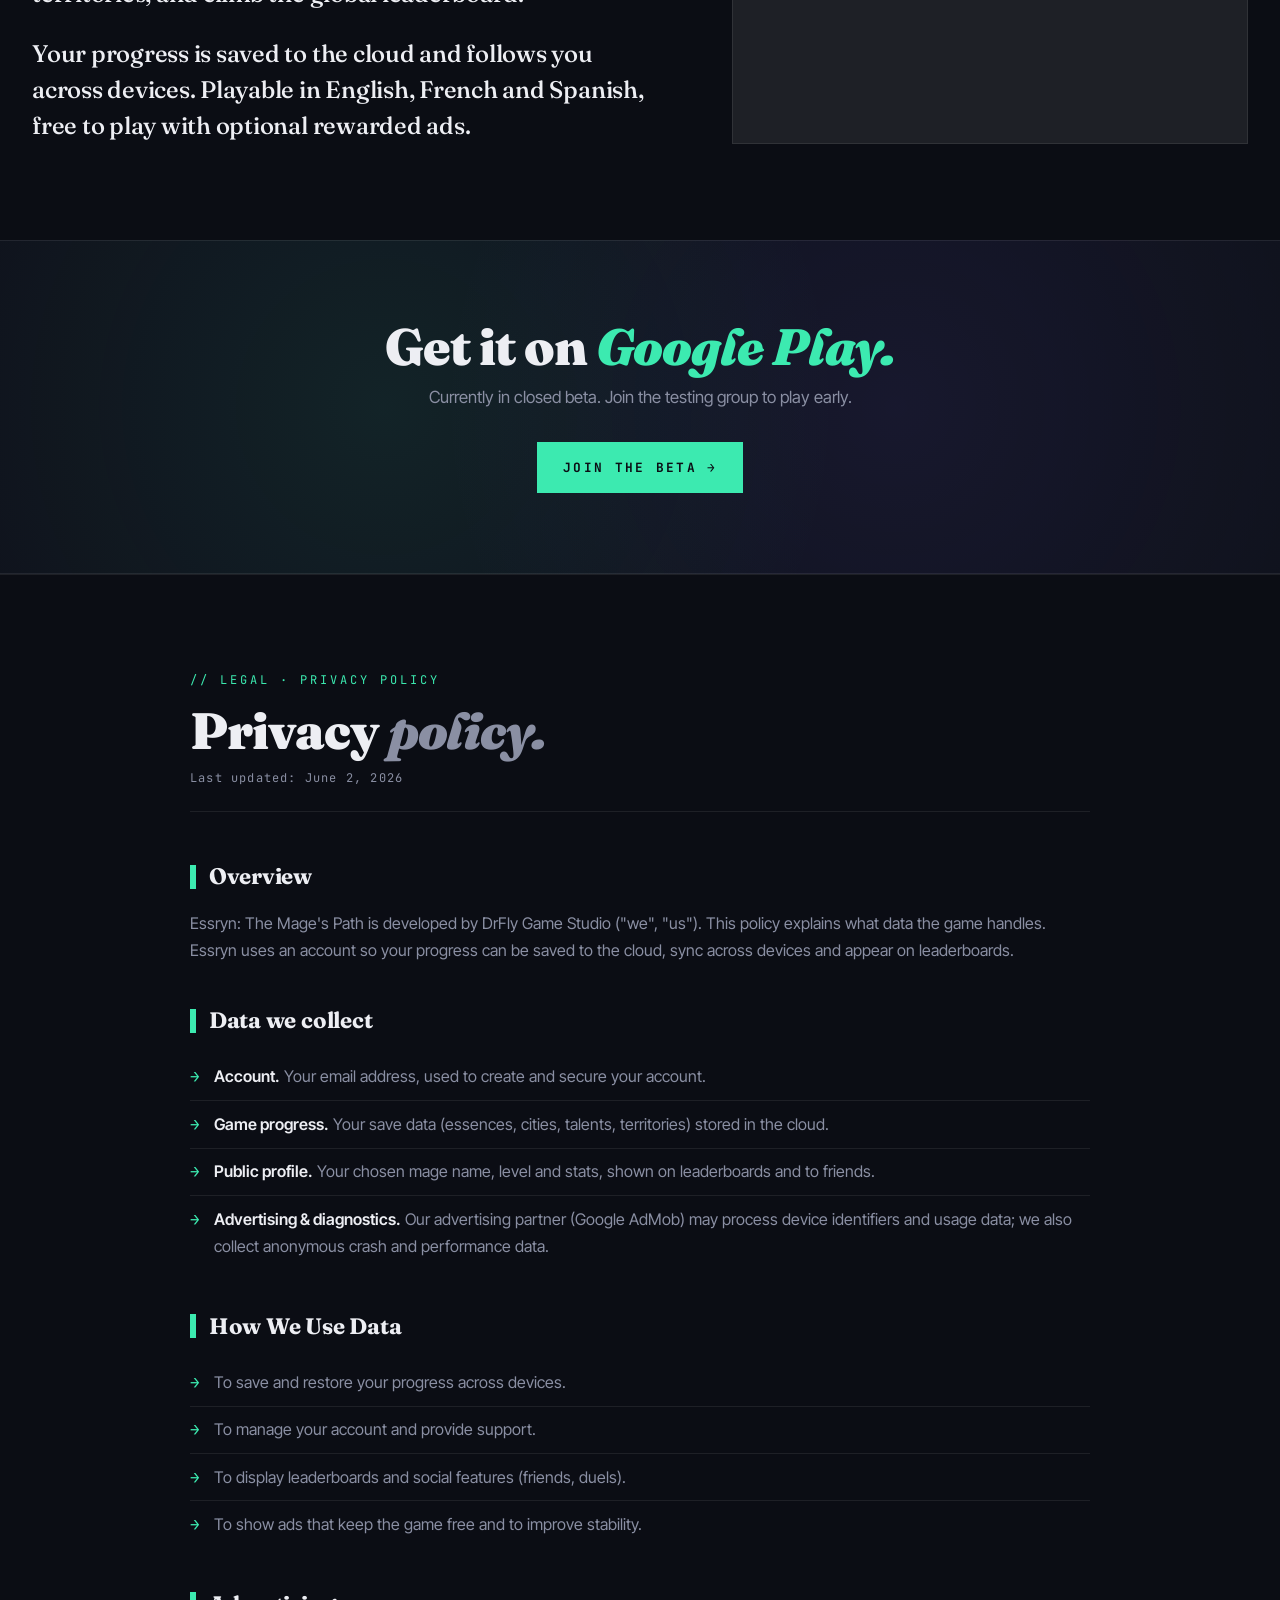
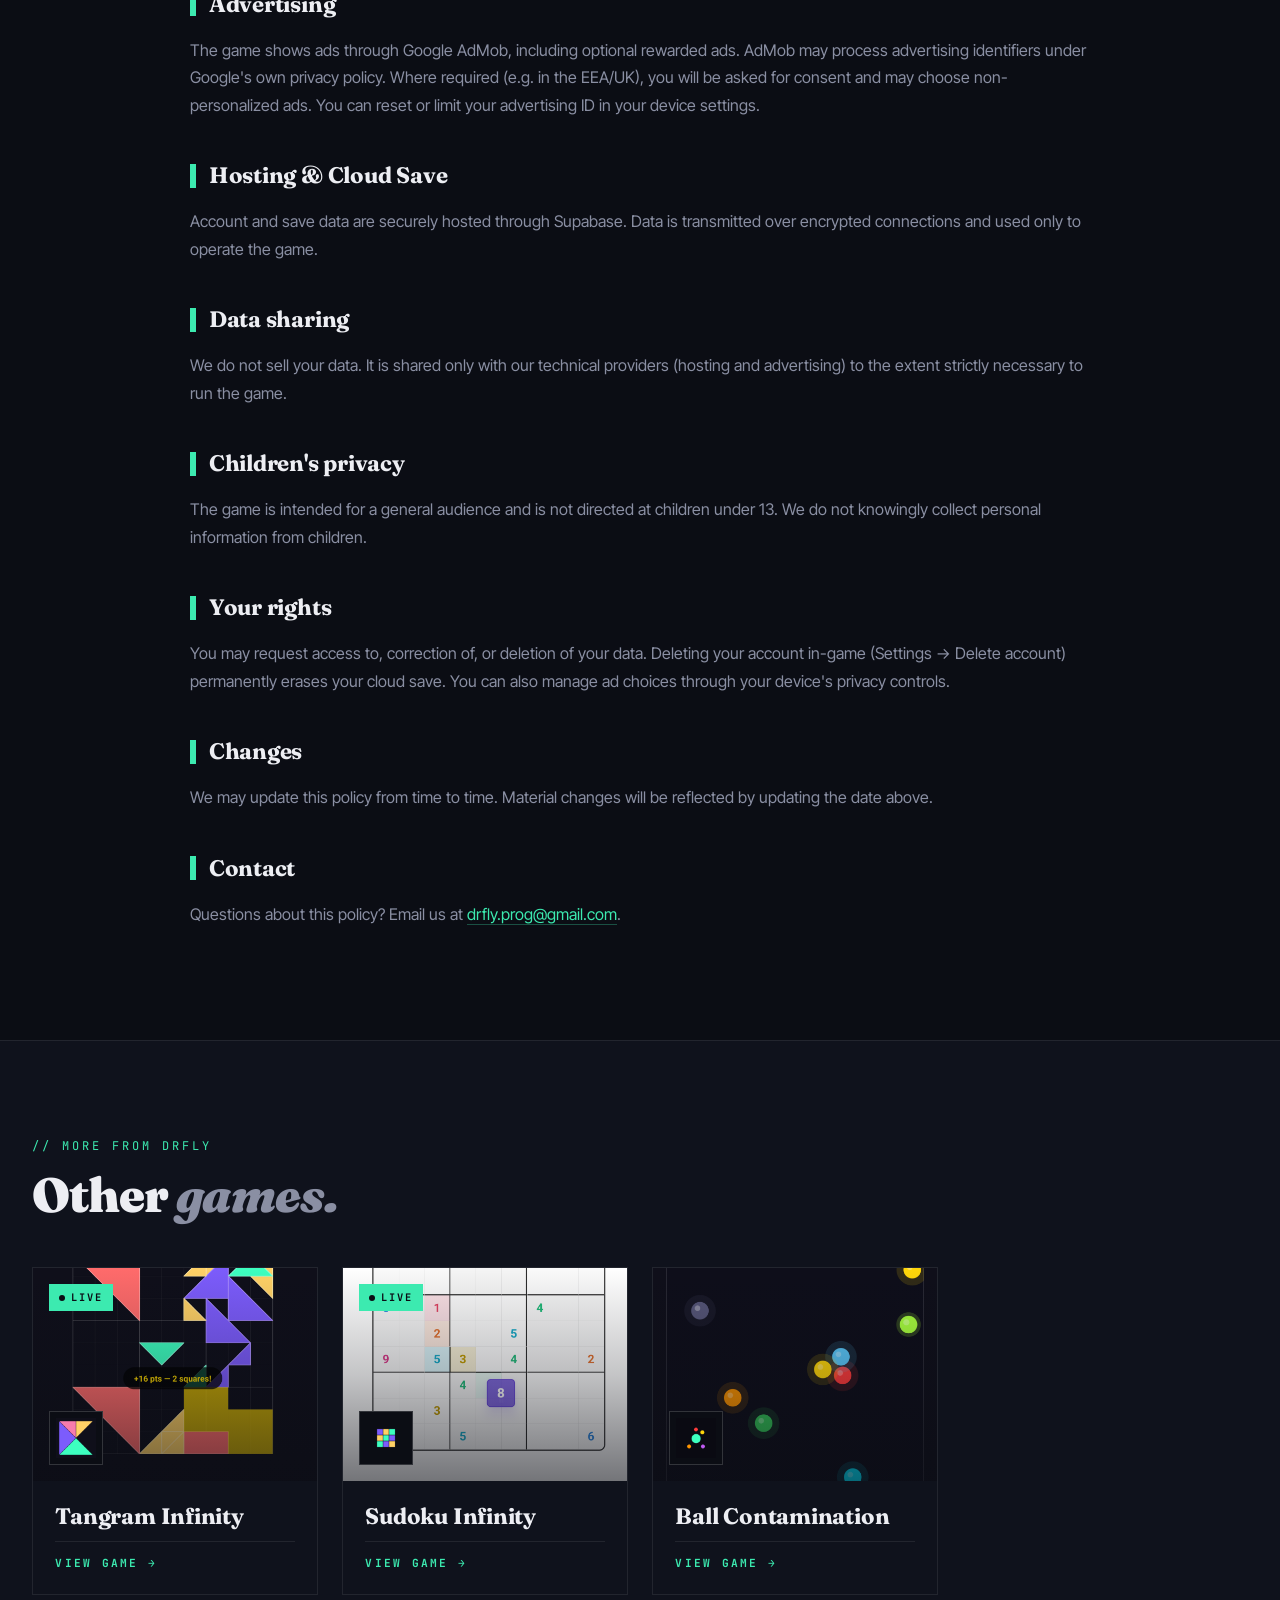
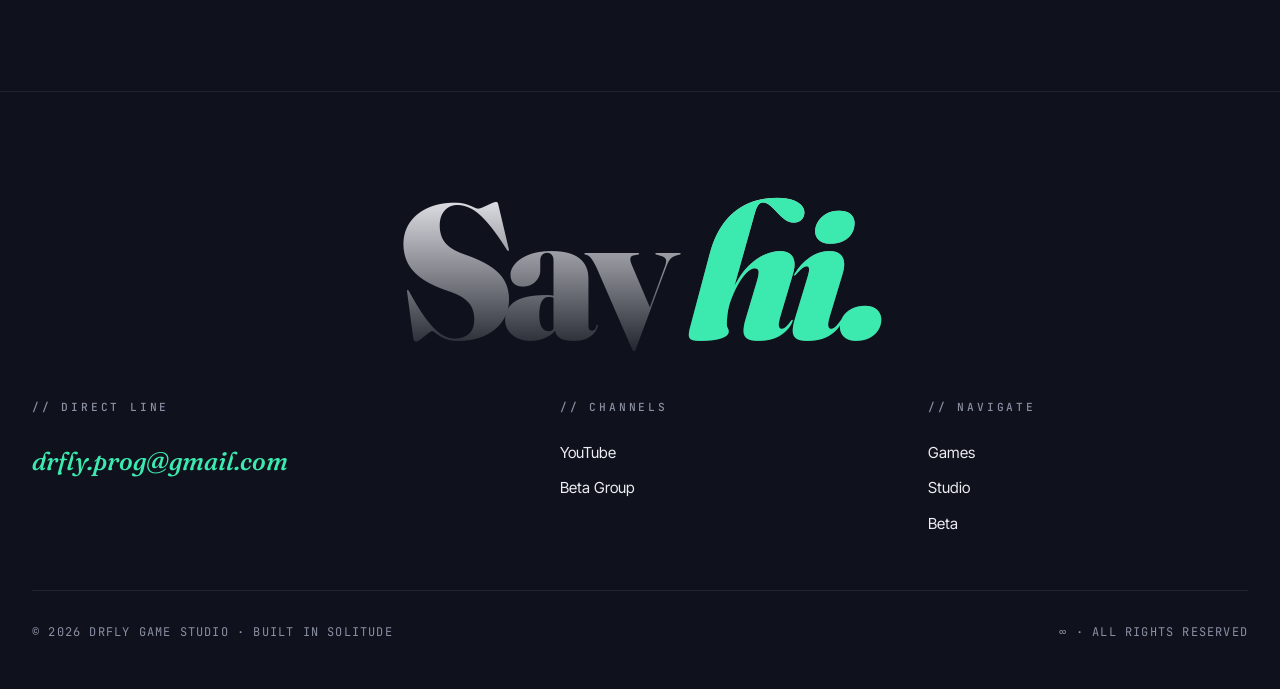
<file: games/essryn.html>
<!DOCTYPE html>
<html lang="en">
<head>
<meta charset="UTF-8" />
<meta name="viewport" content="width=device-width, initial-scale=1.0" />
<title>Essryn : The Mage's Path — DrFly Studio</title>
<meta name="description" content="Essryn: The Mage's Path is a magical management game. Channel elemental essences, grow a deep talent tree, and duel   other mages for control of the realm. Free." />
<link rel="icon" href="../logo.png" />
<link rel="preconnect" href="https://fonts.googleapis.com">
<link rel="preconnect" href="https://fonts.gstatic.com" crossorigin>
<link href="https://fonts.googleapis.com/css2?family=Fraunces:ital,opsz,wght@0,9..144,300;0,9..144,500;0,9..144,700;0,9..144,900;1,9..144,500&family=JetBrains+Mono:wght@400;500;700&family=Inter+Tight:wght@300;400;500;600;700;800;900&display=swap" rel="stylesheet">
<link rel="stylesheet" href="../style.css">
</head>
<body>

<!-- NAV -->
<nav class="nav scrolled" id="nav">
  <a href="../index.html" class="nav-logo"><img src="../logo.png" alt="DrFly"><span>DRFLY</span></a>
  <ul class="nav-links">
    <li><a href="../index.html#games" class="active">Games</a></li>
    <li><a href="../index.html#studio">Studio</a></li>
    <li><a href="../index.html#beta">Beta</a></li>
    <li><a href="../index.html#contact">Contact</a></li>
  </ul>
  <a href="../index.html#beta" class="nav-cta">Join Beta</a>
</nav>

<!-- HERO -->
<section class="game-hero">
  <div class="grid-bg"></div>
  <div class="hero-bg"></div>
  <div class="game-hero-inner">
    <div class="game-hero-text reveal">
      <div class="game-breadcrumb">
        <a href="../index.html">DrFly</a>
        <span class="sep">/</span>
        <a href="../index.html#games">Games</a>
        <span class="sep">/</span>
        <span>Essryn : The Mage's Path</span>
      </div>
      <div class="game-hero-iconrow">
        <div class="game-hero-icon"><img src="https://drfly-prog.github.io/logo-ess.png" alt=""></div>
        <div class="game-hero-status beta">Closed Beta</div>
      </div>
      <h1>Essryn <span class="ital">The Mage's Path.</span></h1>
      <p class="game-hero-tagline">Channel essences. Conquer territories. Become the Archmage.</p>
      <div class="game-hero-meta">
        <span class="game-tag">Strategy</span>
        <span class="game-tag">Magic</span>
        <span class="game-tag">Management</span>
        <span class="game-tag">Multiplayer</span>
        <span class="game-tag">Free</span>
      </div>
      <div class="hero-ctas">
        <a href="https://play.google.com/store/apps/details?id=com.drfly.essryn" class="btn btn-primary" target="_blank" rel="noopener">Join the beta <span class="arrow">→</span></a>
        <a href="#privacy" class="btn btn-secondary">Privacy policy <span class="arrow">↓</span></a>
      </div>
    </div>
    <div class="game-hero-visual reveal">
      <div class="game-hero-screen"><img src="https://drfly-prog.github.io/screen-ess.png" alt="Essryn : The Mage's Path screenshot"></div>
    </div>
  </div>
</section>

<!-- ABOUT -->
<section class="game-about">
  <div class="game-about-inner">
    <div class="game-about-head reveal">
      <div class="section-num">// ABOUT THE GAME</div>
      <h2 class="section-title">What it <span class="ital">is.</span></h2>
    </div>
    <div class="game-about-grid">
      <div class="game-description reveal">
        <p class="lead">A magical management game where strategy and sorcery decide who rules the realm.</p>
<p>Awaken as a mage and bend the eight elemental essences to your will. Channel them across a hand-drawn world of cities and islands, transmute and fuse them into rarer forms, and grow an empire of magic at your own pace.</p>
<p>Shape your power through a sprawling Talent Constellation - invest points, respec freely, and specialise in production, alchemy or war. Then take your mastery online: duel other mages, raid their territories, and climb the  global leaderboard.</p>
<p>Your progress is saved to the cloud and follows you across devices. Playable in English, French and Spanish, free to play with optional rewarded ads.</p>
      </div>
      <div class="game-features reveal">
        <div class="feat"><div class="feat-num">// 01</div><div class="feat-body"><div class="feat-title">Channel &amp; Transmute</div><div class="feat-text">Produce, refine and fuse eight elemental essences across a living world of cities to  build your magical economy.</div></div></div>
        <div class="feat"><div class="feat-num">// 02</div><div class="feat-body"><div class="feat-title">Talent Constellation</div><div class="feat-text">A deep, fully respec-able talent tree that specialises your mage in harvesting, alchemy, duels or conquest.</div></div></div>
        <div class="feat"><div class="feat-num">// 03</div><div class="feat-body"><div class="feat-title">Mage PvP</div><div class="feat-text">Challenge friends and rivals to essence duels, defend your territories, and rise through the global leaderboard.</div></div></div>
        <div class="feat"><div class="feat-num">// 04</div><div class="feat-body"><div class="feat-title">Cloud-Saved &amp; Free</div><div class="feat-text">Play in EN/FR/ES with progress synced to the cloud — free to enjoy, with optional ads you control.</div></div></div>
      </div>
    </div>
  </div>
</section>

<!-- CTA BAND -->
<section class="game-cta-band">
  <h2 class="game-cta-title">Get it on <span class="ital">Google Play.</span></h2>
  <p class="game-cta-sub">Currently in closed beta. Join the testing group to play early.</p>
  <a href="https://play.google.com/store/apps/details?id=com.drfly.essryn" class="btn btn-primary" target="_blank" rel="noopener">Join the beta <span class="arrow">→</span></a>
</section>

<!-- PRIVACY POLICY -->
<section class="privacy" id="privacy">
  <div class="privacy-inner">
    <div class="privacy-head reveal">
      <div class="privacy-eyebrow">// LEGAL · PRIVACY POLICY</div>
      <h2 class="privacy-title">Privacy <span class="ital">policy.</span></h2>
      <div class="privacy-updated">Last updated: June 2, 2026</div>
    </div>
    <div class="privacy-content reveal">
      <h3>Overview</h3>
  <p>Essryn: The Mage's Path is developed by DrFly Game Studio ("we", "us"). This policy explains what data the game
  handles. Essryn uses an account so your progress can be saved to the cloud, sync across devices and appear on
  leaderboards.</p>

  <h3>Data we collect</h3>
  <ul>
    <li><strong>Account.</strong> Your email address, used to create and secure your account.</li>
    <li><strong>Game progress.</strong> Your save data (essences, cities, talents, territories) stored in the
  cloud.</li>
    <li><strong>Public profile.</strong> Your chosen mage name, level and stats, shown on leaderboards and to
  friends.</li>
    <li><strong>Advertising &amp; diagnostics.</strong> Our advertising partner (Google AdMob) may process device
  identifiers and usage data; we also collect anonymous crash and performance data.</li>
  </ul>

  <h3>How We Use Data</h3>
  <ul>
    <li>To save and restore your progress across devices.</li>
    <li>To manage your account and provide support.</li>
    <li>To display leaderboards and social features (friends, duels).</li>
    <li>To show ads that keep the game free and to improve stability.</li>
  </ul>

  <h3>Advertising</h3>
  <p>The game shows ads through Google AdMob, including optional rewarded ads. AdMob may process advertising identifiers
  under Google's own privacy policy. Where required (e.g. in the EEA/UK), you will be asked for consent and may choose
  non-personalized ads. You can reset or limit your advertising ID in your device settings.</p>

  <h3>Hosting &amp; Cloud Save</h3>
  <p>Account and save data are securely hosted through Supabase. Data is transmitted over encrypted connections and used
  only to operate the game.</p>

  <h3>Data sharing</h3>
  <p>We do not sell your data. It is shared only with our technical providers (hosting and advertising) to the extent
  strictly necessary to run the game.</p>

  <h3>Children's privacy</h3>
  <p>The game is intended for a general audience and is not directed at children under 13. We do not knowingly collect
  personal information from children.</p>

  <h3>Your rights</h3>
  <p>You may request access to, correction of, or deletion of your data. Deleting your account in-game (Settings →
  Delete account) permanently erases your cloud save. You can also manage ad choices through your device's privacy
  controls.</p>

  <h3>Changes</h3>
  <p>We may update this policy from time to time. Material changes will be reflected by updating the date above.</p>

  <h3>Contact</h3>
  <p>Questions about this policy? Email us at <a href="mailto:drfly.prog@gmail.com">drfly.prog@gmail.com</a>.</p>
    </div>
  </div>
</section>

<!-- RELATED GAMES -->
<section class="related">
  <div class="related-inner">
    <div class="related-head reveal">
      <div class="related-eyebrow">// MORE FROM DRFLY</div>
      <h2 class="related-title">Other <span class="ital">games.</span></h2>
    </div>
    <div class="related-grid">
      <a href="tangram-infinity.html" class="game-card">
        <div class="game-imgwrap">
          <img class="game-img" src="https://drfly-prog.github.io/screen-tangram.png" alt="Tangram Infinity">
          <div class="game-overlay"></div>
          <div class="game-status live">Live</div>
          <div class="game-icon"><img src="https://drfly-prog.github.io/logo-tangram.png" alt=""></div>
        </div>
        <div class="game-body">
          <div class="game-name">Tangram Infinity</div>
          <div class="game-cta">View game →</div>
        </div>
      </a>
      <a href="sudoku-infinity.html" class="game-card">
        <div class="game-imgwrap">
          <img class="game-img" src="https://drfly-prog.github.io/screen-sudoku.png" alt="Sudoku Infinity">
          <div class="game-overlay"></div>
          <div class="game-status live">Live</div>
          <div class="game-icon"><img src="https://drfly-prog.github.io/logo-sudoku.png" alt=""></div>
        </div>
        <div class="game-body">
          <div class="game-name">Sudoku Infinity</div>
          <div class="game-cta">View game →</div>
        </div>
      </a>
      <a href="ball-contamination.html" class="game-card">
        <div class="game-imgwrap">
          <img class="game-img" src="https://drfly-prog.github.io/screen-ball.png" alt="Ball Contamination">
          <div class="game-overlay"></div>
          <div class="game-status beta">Closed Beta</div>
          <div class="game-icon"><img src="https://drfly-prog.github.io/logo-ball.png" alt=""></div>
        </div>
        <div class="game-body">
          <div class="game-name">Ball Contamination</div>
          <div class="game-cta">View game →</div>
        </div>
      </a>
    </div>
  </div>
</section>

<!-- FOOTER -->
<footer class="footer" id="contact">
  <div class="footer-mega">Say <span class="ital">hi.</span></div>
  <div class="footer-grid">
    <div class="footer-block">
      <h4>// Direct line</h4>
      <a href="mailto:drfly.prog@gmail.com" class="footer-mail">drfly.prog@gmail.com</a>
    </div>
    <div class="footer-block">
      <h4>// Channels</h4>
      <a href="https://www.youtube.com/@DrFly-Studio" target="_blank" rel="noopener">YouTube</a>
      <a href="https://groups.google.com/g/studio-drfly" target="_blank" rel="noopener">Beta Group</a>
    </div>
    <div class="footer-block">
      <h4>// Navigate</h4>
      <a href="../index.html#games">Games</a>
      <a href="../index.html#studio">Studio</a>
      <a href="../index.html#beta">Beta</a>
    </div>
  </div>
  <div class="footer-bottom">
    <span>© 2026 DRFLY GAME STUDIO · BUILT IN SOLITUDE</span>
    <span>∞ · ALL RIGHTS RESERVED</span>
  </div>
</footer>

<script src="../script.js"></script>
</body>
</html>
</file>
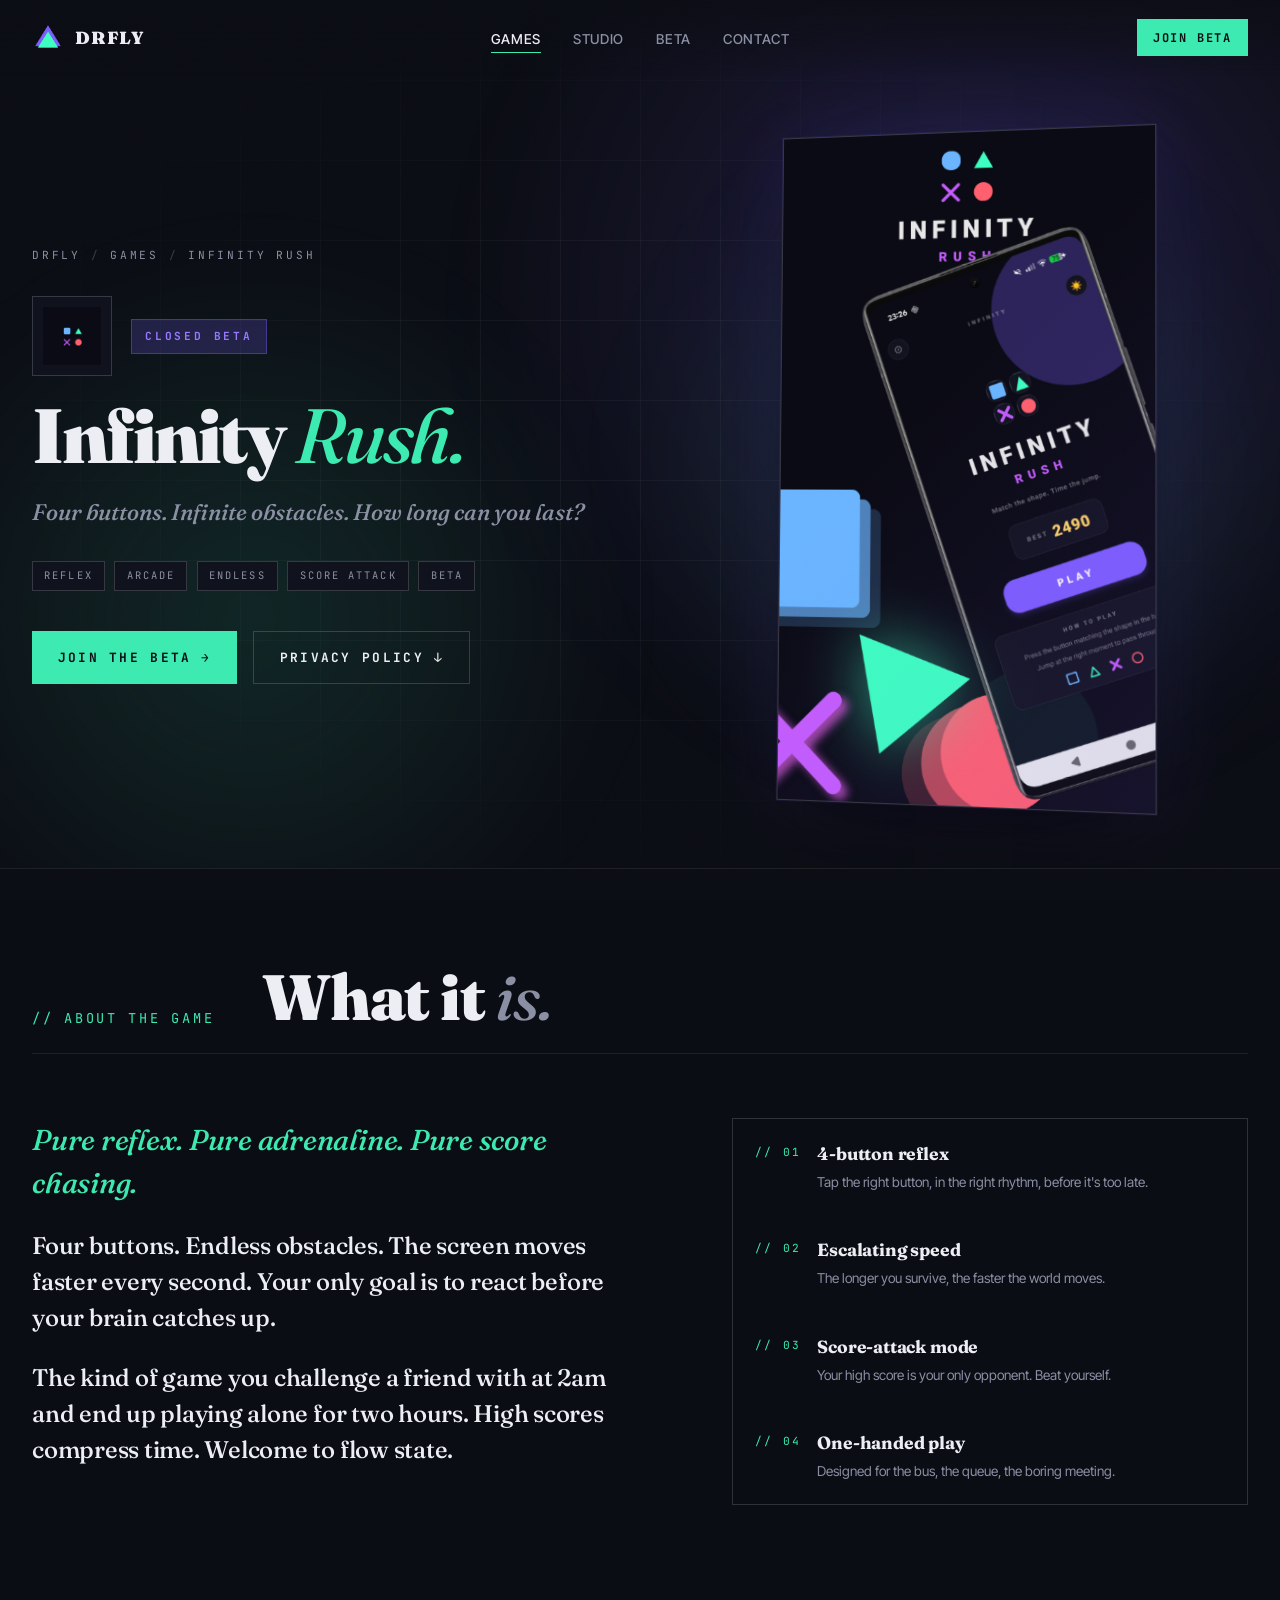
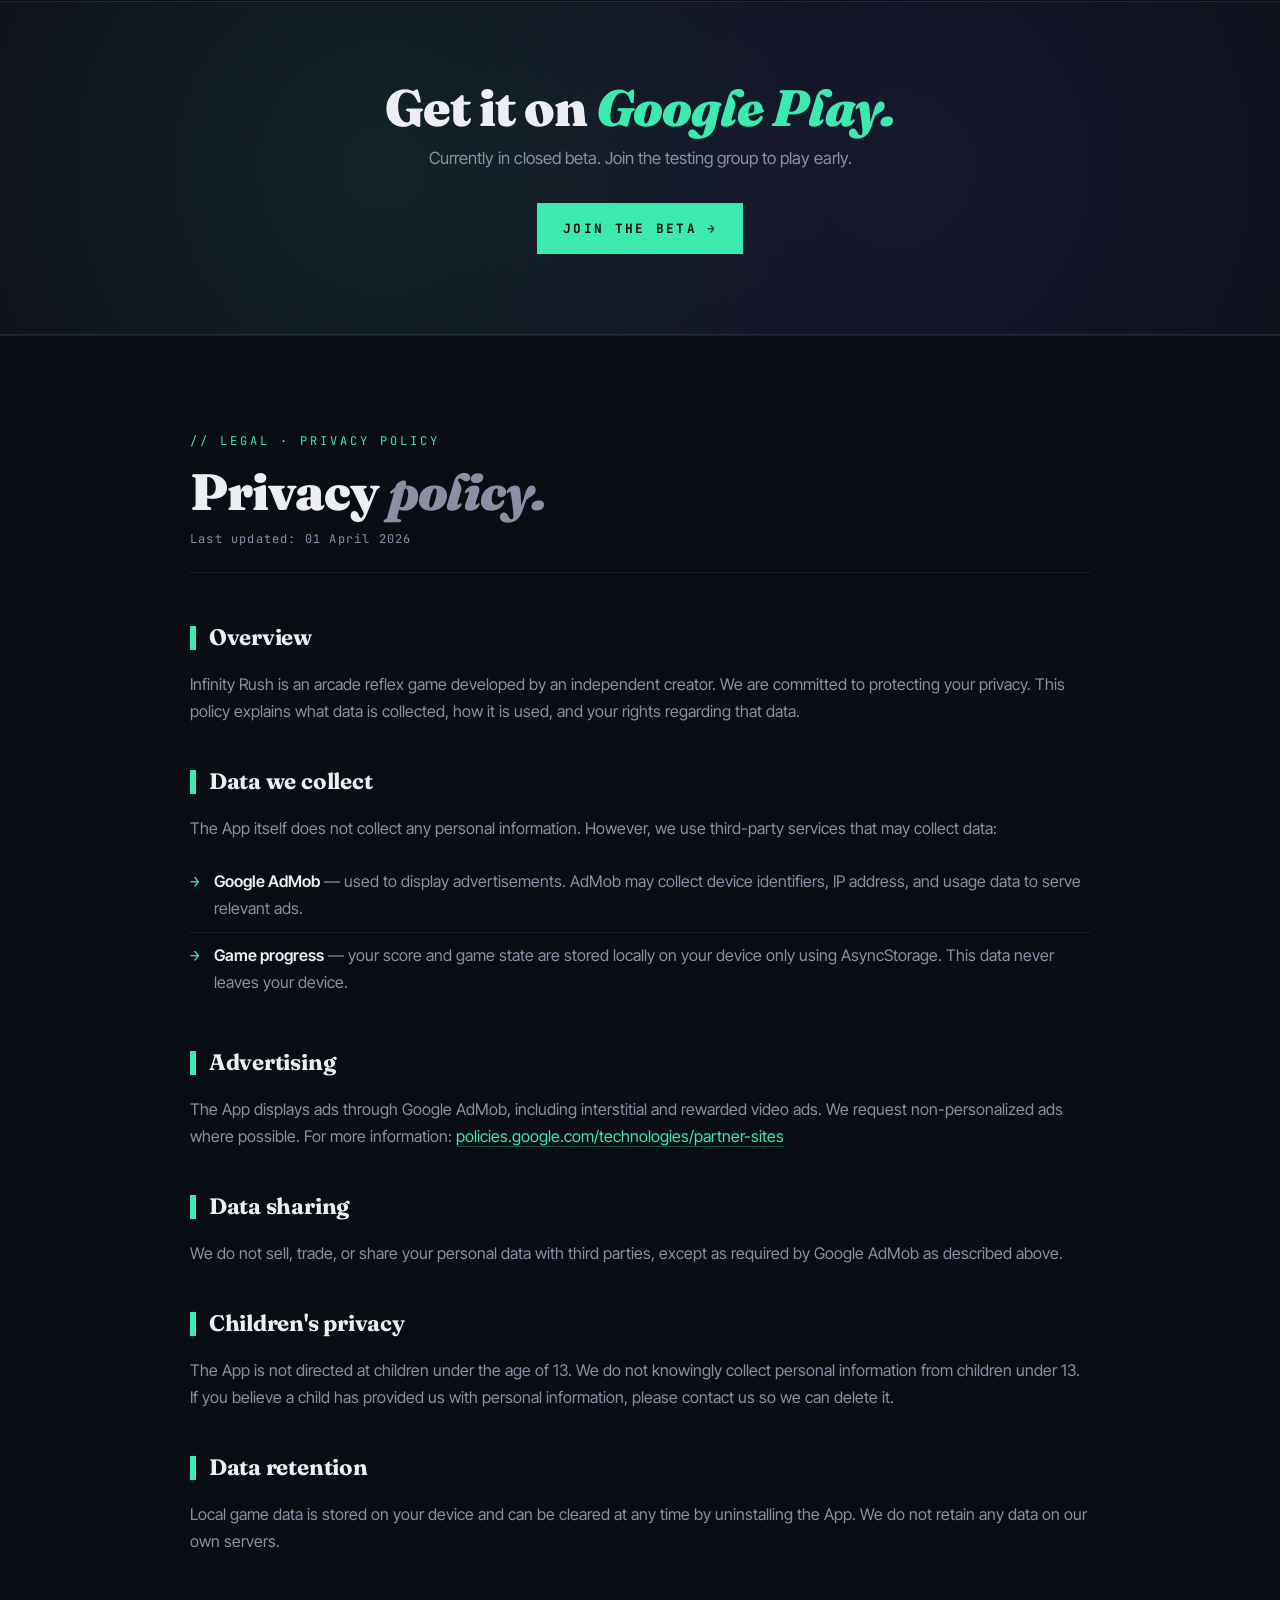
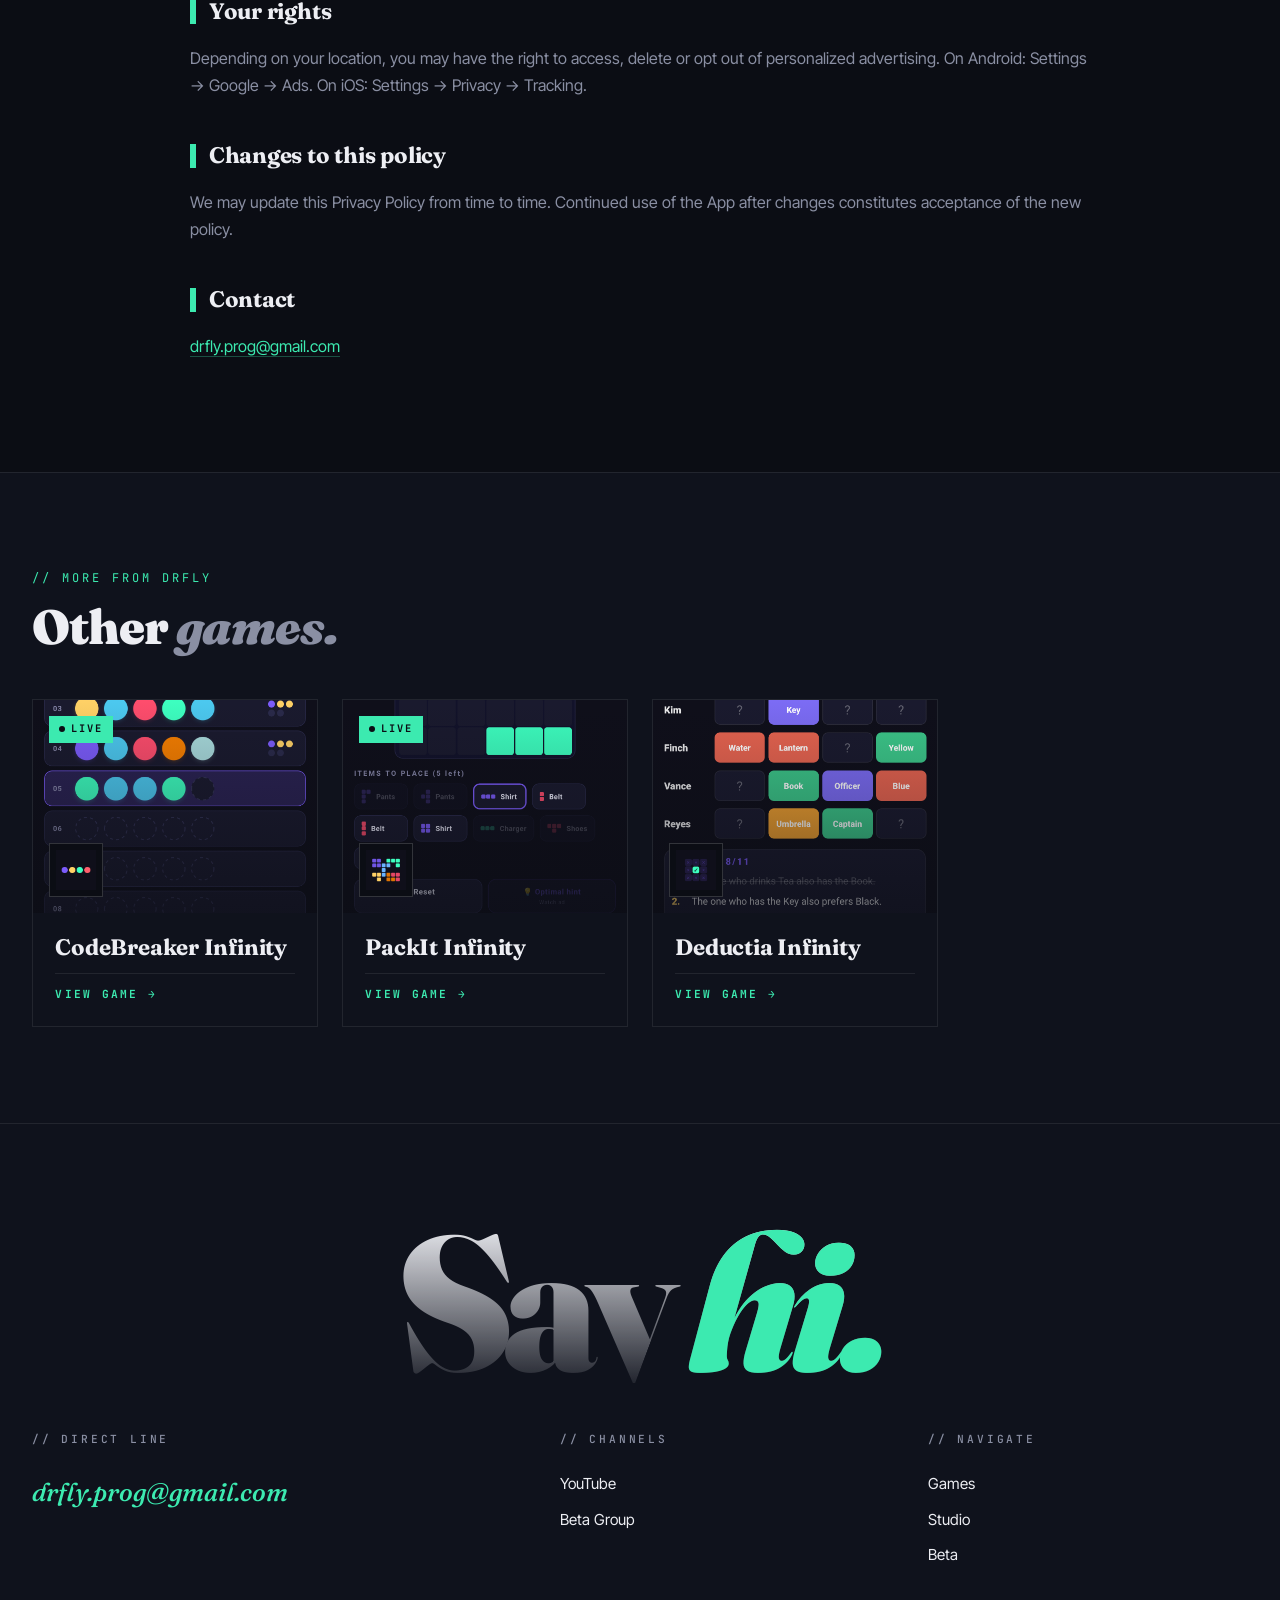
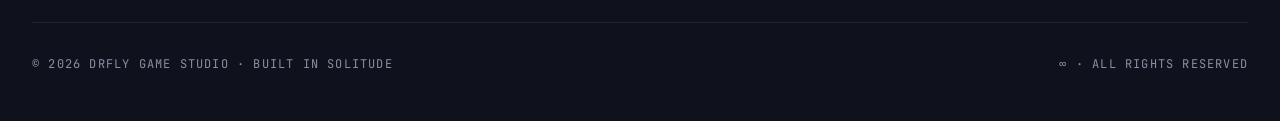
<file: games/infinity-rush.html>
<!DOCTYPE html>
<html lang="en">
<head>
<meta charset="UTF-8" />
<meta name="viewport" content="width=device-width, initial-scale=1.0" />
<title>Infinity Rush — DrFly Studio</title>
<meta name="description" content="Four buttons. Infinite obstacles. How long can you last?" />
<link rel="icon" href="../logo.png" />
<link rel="preconnect" href="https://fonts.googleapis.com">
<link rel="preconnect" href="https://fonts.gstatic.com" crossorigin>
<link href="https://fonts.googleapis.com/css2?family=Fraunces:ital,opsz,wght@0,9..144,300;0,9..144,500;0,9..144,700;0,9..144,900;1,9..144,500&family=JetBrains+Mono:wght@400;500;700&family=Inter+Tight:wght@300;400;500;600;700;800;900&display=swap" rel="stylesheet">
<link rel="stylesheet" href="../style.css">
</head>
<body>

<!-- NAV -->
<nav class="nav scrolled" id="nav">
  <a href="../index.html" class="nav-logo"><img src="../logo.png" alt="DrFly"><span>DRFLY</span></a>
  <ul class="nav-links">
    <li><a href="../index.html#games" class="active">Games</a></li>
    <li><a href="../index.html#studio">Studio</a></li>
    <li><a href="../index.html#beta">Beta</a></li>
    <li><a href="../index.html#contact">Contact</a></li>
  </ul>
  <a href="../index.html#beta" class="nav-cta">Join Beta</a>
</nav>

<!-- HERO -->
<section class="game-hero">
  <div class="grid-bg"></div>
  <div class="hero-bg"></div>
  <div class="game-hero-inner">
    <div class="game-hero-text reveal">
      <div class="game-breadcrumb">
        <a href="../index.html">DrFly</a>
        <span class="sep">/</span>
        <a href="../index.html#games">Games</a>
        <span class="sep">/</span>
        <span>Infinity Rush</span>
      </div>
      <div class="game-hero-iconrow">
        <div class="game-hero-icon"><img src="https://drfly-prog.github.io/logo-rush.png" alt=""></div>
        <div class="game-hero-status beta">Closed Beta</div>
      </div>
      <h1>Infinity <span class="ital">Rush.</span></h1>
      <p class="game-hero-tagline">Four buttons. Infinite obstacles. How long can you last?</p>
      <div class="game-hero-meta">
        <span class="game-tag">Reflex</span>
        <span class="game-tag">Arcade</span>
        <span class="game-tag">Endless</span>
        <span class="game-tag">Score Attack</span>
        <span class="game-tag">Beta</span>
      </div>
      <div class="hero-ctas">
        <a href="https://play.google.com/store/apps/details?id=com.drfly.infinityrush" class="btn btn-primary" target="_blank" rel="noopener">Join the beta <span class="arrow">→</span></a>
        <a href="#privacy" class="btn btn-secondary">Privacy policy <span class="arrow">↓</span></a>
      </div>
    </div>
    <div class="game-hero-visual reveal">
      <div class="game-hero-screen"><img src="https://drfly-prog.github.io/screen-rush.png" alt="Infinity Rush screenshot"></div>
    </div>
  </div>
</section>

<!-- ABOUT -->
<section class="game-about">
  <div class="game-about-inner">
    <div class="game-about-head reveal">
      <div class="section-num">// ABOUT THE GAME</div>
      <h2 class="section-title">What it <span class="ital">is.</span></h2>
    </div>
    <div class="game-about-grid">
      <div class="game-description reveal">
        <p class="lead">Pure reflex. Pure adrenaline. Pure score chasing.</p>
<p>Four buttons. Endless obstacles. The screen moves faster every second. Your only goal is to react before your brain catches up.</p>
<p>The kind of game you challenge a friend with at 2am and end up playing alone for two hours. High scores compress time. Welcome to flow state.</p>
      </div>
      <div class="game-features reveal">
        <div class="feat"><div class="feat-num">// 01</div><div class="feat-body"><div class="feat-title">4-button reflex</div><div class="feat-text">Tap the right button, in the right rhythm, before it's too late.</div></div></div>
        <div class="feat"><div class="feat-num">// 02</div><div class="feat-body"><div class="feat-title">Escalating speed</div><div class="feat-text">The longer you survive, the faster the world moves.</div></div></div>
        <div class="feat"><div class="feat-num">// 03</div><div class="feat-body"><div class="feat-title">Score-attack mode</div><div class="feat-text">Your high score is your only opponent. Beat yourself.</div></div></div>
        <div class="feat"><div class="feat-num">// 04</div><div class="feat-body"><div class="feat-title">One-handed play</div><div class="feat-text">Designed for the bus, the queue, the boring meeting.</div></div></div>
      </div>
    </div>
  </div>
</section>

<!-- CTA BAND -->
<section class="game-cta-band">
  <h2 class="game-cta-title">Get it on <span class="ital">Google Play.</span></h2>
  <p class="game-cta-sub">Currently in closed beta. Join the testing group to play early.</p>
  <a href="https://play.google.com/store/apps/details?id=com.drfly.infinityrush" class="btn btn-primary" target="_blank" rel="noopener">Join the beta <span class="arrow">→</span></a>
</section>

<!-- PRIVACY POLICY -->
<section class="privacy" id="privacy">
  <div class="privacy-inner">
    <div class="privacy-head reveal">
      <div class="privacy-eyebrow">// LEGAL · PRIVACY POLICY</div>
      <h2 class="privacy-title">Privacy <span class="ital">policy.</span></h2>
      <div class="privacy-updated">Last updated: 01 April 2026</div>
    </div>
    <div class="privacy-content reveal">
      <h3>Overview</h3>
<p>Infinity Rush is an arcade reflex game developed by an independent creator. We are committed to protecting your privacy. This policy explains what data is collected, how it is used, and your rights regarding that data.</p>

<h3>Data we collect</h3>
<p>The App itself does not collect any personal information. However, we use third-party services that may collect data:</p>
<ul>
  <li><strong>Google AdMob</strong> — used to display advertisements. AdMob may collect device identifiers, IP address, and usage data to serve relevant ads.</li>
  <li><strong>Game progress</strong> — your score and game state are stored locally on your device only using AsyncStorage. This data never leaves your device.</li>
</ul>

<h3>Advertising</h3>
<p>The App displays ads through Google AdMob, including interstitial and rewarded video ads. We request non-personalized ads where possible. For more information: <a href="https://policies.google.com/technologies/partner-sites" target="_blank">policies.google.com/technologies/partner-sites</a></p>

<h3>Data sharing</h3>
<p>We do not sell, trade, or share your personal data with third parties, except as required by Google AdMob as described above.</p>

<h3>Children's privacy</h3>
<p>The App is not directed at children under the age of 13. We do not knowingly collect personal information from children under 13. If you believe a child has provided us with personal information, please contact us so we can delete it.</p>

<h3>Data retention</h3>
<p>Local game data is stored on your device and can be cleared at any time by uninstalling the App. We do not retain any data on our own servers.</p>

<h3>Your rights</h3>
<p>Depending on your location, you may have the right to access, delete or opt out of personalized advertising. On Android: Settings → Google → Ads. On iOS: Settings → Privacy → Tracking.</p>

<h3>Changes to this policy</h3>
<p>We may update this Privacy Policy from time to time. Continued use of the App after changes constitutes acceptance of the new policy.</p>

<h3>Contact</h3>
<p><a href="mailto:drfly.prog@gmail.com">drfly.prog@gmail.com</a></p>
    </div>
  </div>
</section>

<!-- RELATED GAMES -->
<section class="related">
  <div class="related-inner">
    <div class="related-head reveal">
      <div class="related-eyebrow">// MORE FROM DRFLY</div>
      <h2 class="related-title">Other <span class="ital">games.</span></h2>
    </div>
    <div class="related-grid">
      <a href="codebreaker-infinity.html" class="game-card">
        <div class="game-imgwrap">
          <img class="game-img" src="https://drfly-prog.github.io/screen-codeb.png" alt="CodeBreaker Infinity">
          <div class="game-overlay"></div>
          <div class="game-status live">Live</div>
          <div class="game-icon"><img src="https://drfly-prog.github.io/logo-codeb.png" alt=""></div>
        </div>
        <div class="game-body">
          <div class="game-name">CodeBreaker Infinity</div>
          <div class="game-cta">View game →</div>
        </div>
      </a>
      <a href="packit-infinity.html" class="game-card">
        <div class="game-imgwrap">
          <img class="game-img" src="https://drfly-prog.github.io/screen-packit.png" alt="PackIt Infinity">
          <div class="game-overlay"></div>
          <div class="game-status live">Live</div>
          <div class="game-icon"><img src="https://drfly-prog.github.io/logo-packit.png" alt=""></div>
        </div>
        <div class="game-body">
          <div class="game-name">PackIt Infinity</div>
          <div class="game-cta">View game →</div>
        </div>
      </a>
      <a href="deductia-infinity.html" class="game-card">
        <div class="game-imgwrap">
          <img class="game-img" src="https://drfly-prog.github.io/screen-dedu.png" alt="Deductia Infinity">
          <div class="game-overlay"></div>
          <div class="game-status beta">Closed Beta</div>
          <div class="game-icon"><img src="https://drfly-prog.github.io/logo-dedu.png" alt=""></div>
        </div>
        <div class="game-body">
          <div class="game-name">Deductia Infinity</div>
          <div class="game-cta">View game →</div>
        </div>
      </a>
    </div>
  </div>
</section>

<!-- FOOTER -->
<footer class="footer" id="contact">
  <div class="footer-mega">Say <span class="ital">hi.</span></div>
  <div class="footer-grid">
    <div class="footer-block">
      <h4>// Direct line</h4>
      <a href="mailto:drfly.prog@gmail.com" class="footer-mail">drfly.prog@gmail.com</a>
    </div>
    <div class="footer-block">
      <h4>// Channels</h4>
      <a href="https://www.youtube.com/@DrFly-Studio" target="_blank" rel="noopener">YouTube</a>
      <a href="https://groups.google.com/g/studio-drfly" target="_blank" rel="noopener">Beta Group</a>
    </div>
    <div class="footer-block">
      <h4>// Navigate</h4>
      <a href="../index.html#games">Games</a>
      <a href="../index.html#studio">Studio</a>
      <a href="../index.html#beta">Beta</a>
    </div>
  </div>
  <div class="footer-bottom">
    <span>© 2026 DRFLY GAME STUDIO · BUILT IN SOLITUDE</span>
    <span>∞ · ALL RIGHTS RESERVED</span>
  </div>
</footer>

<script src="../script.js"></script>
</body>
</html>
</file>
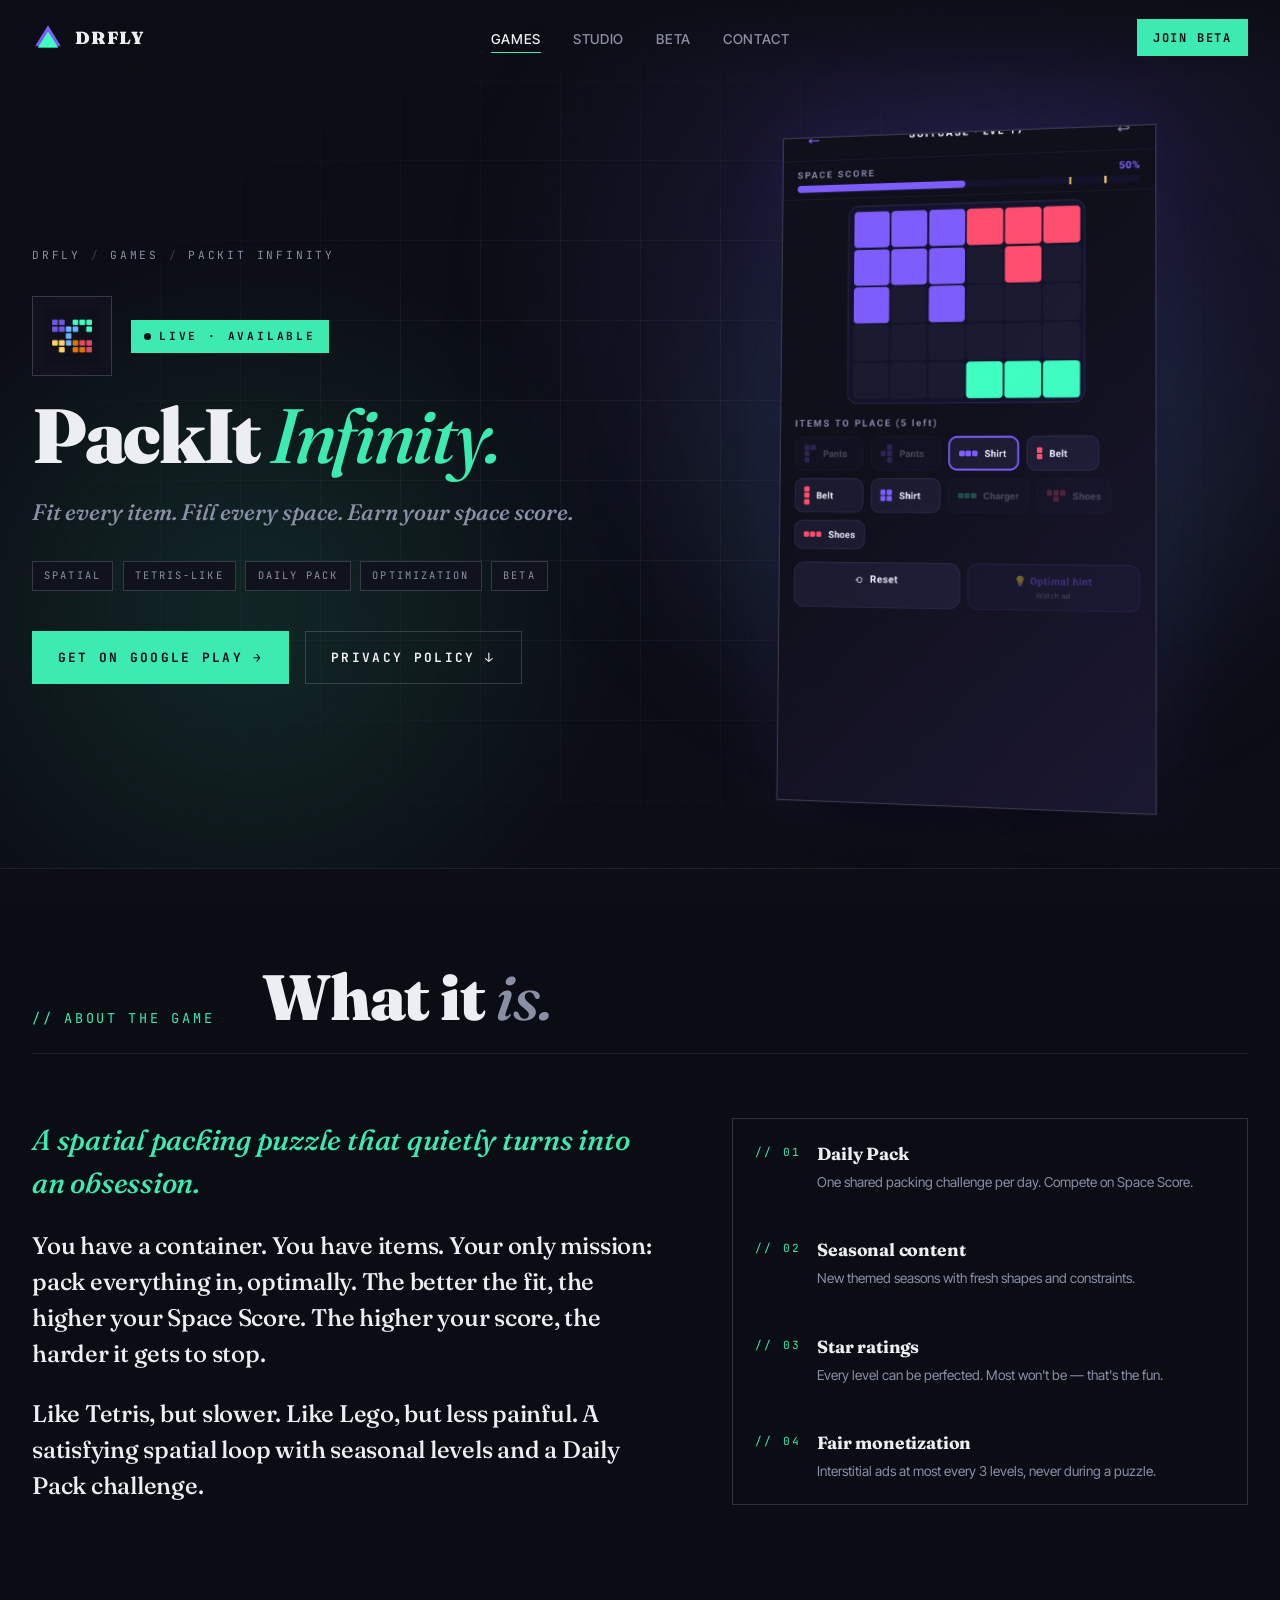
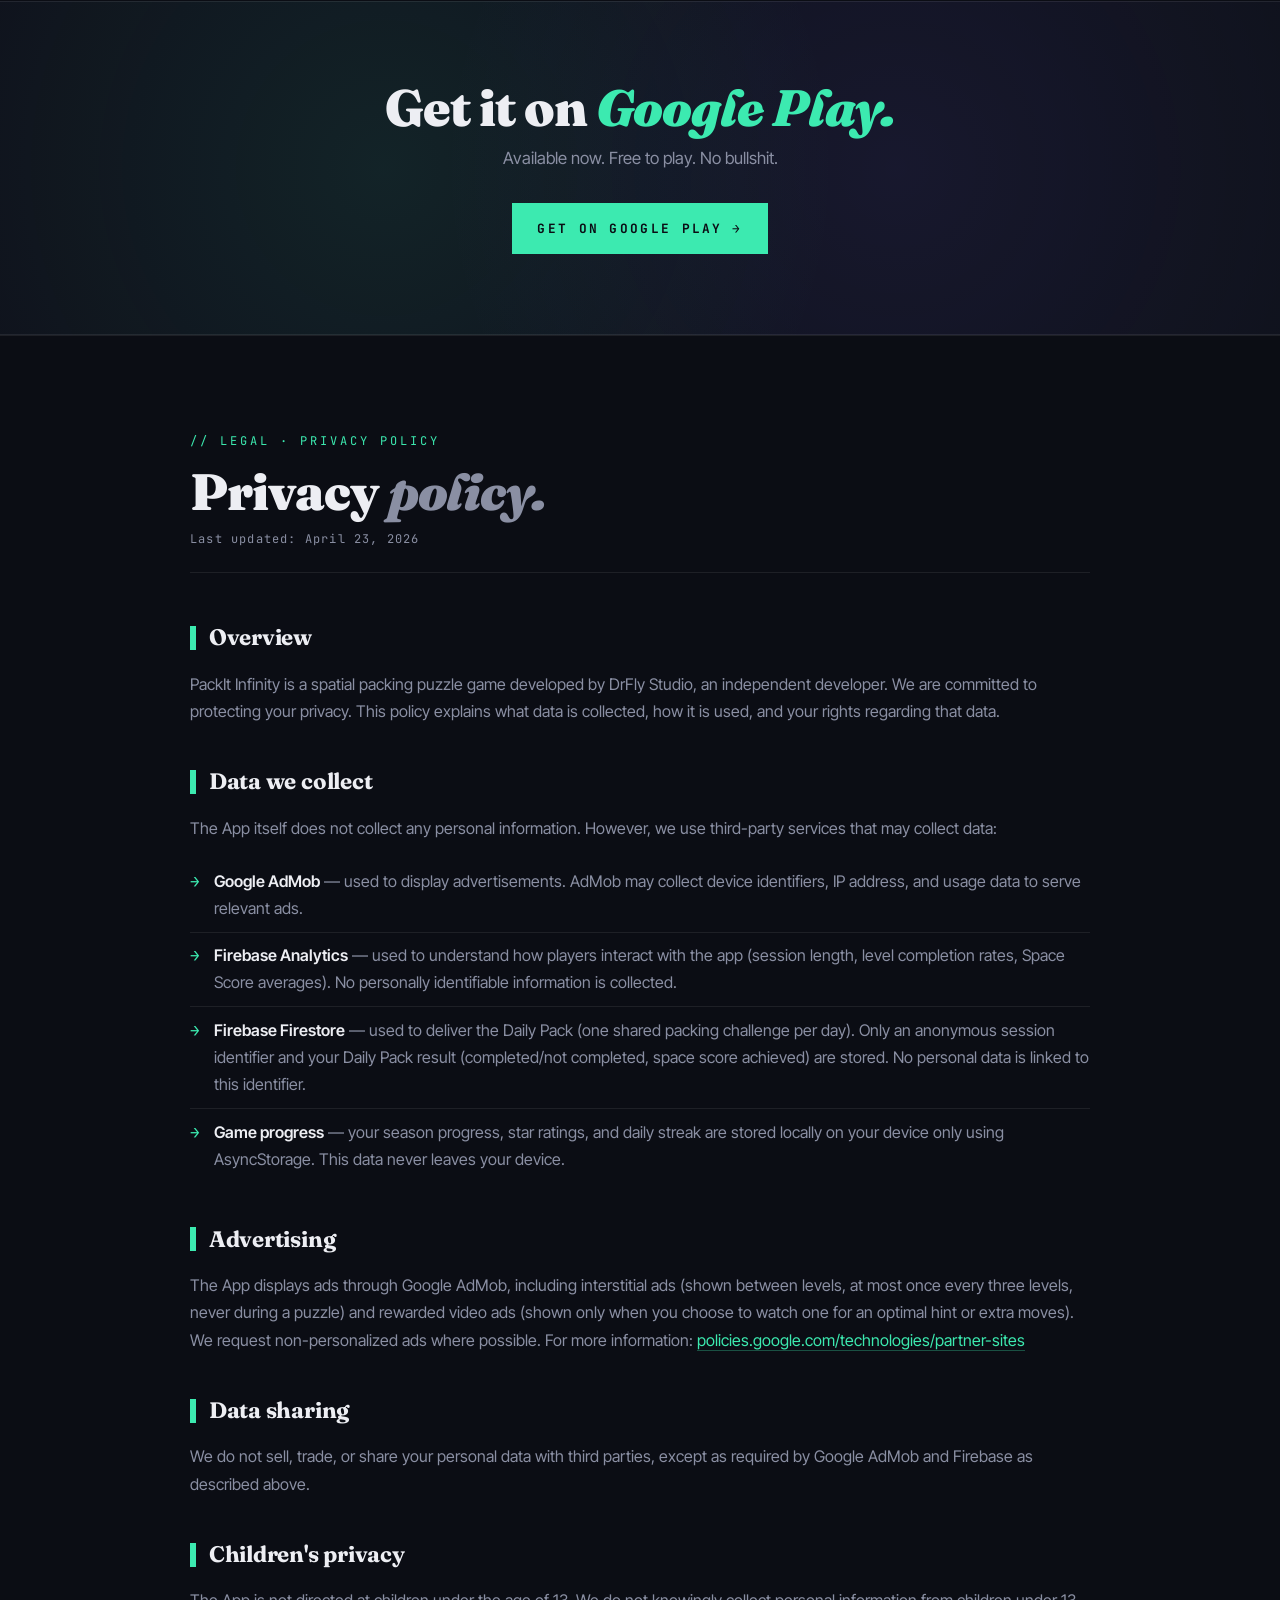
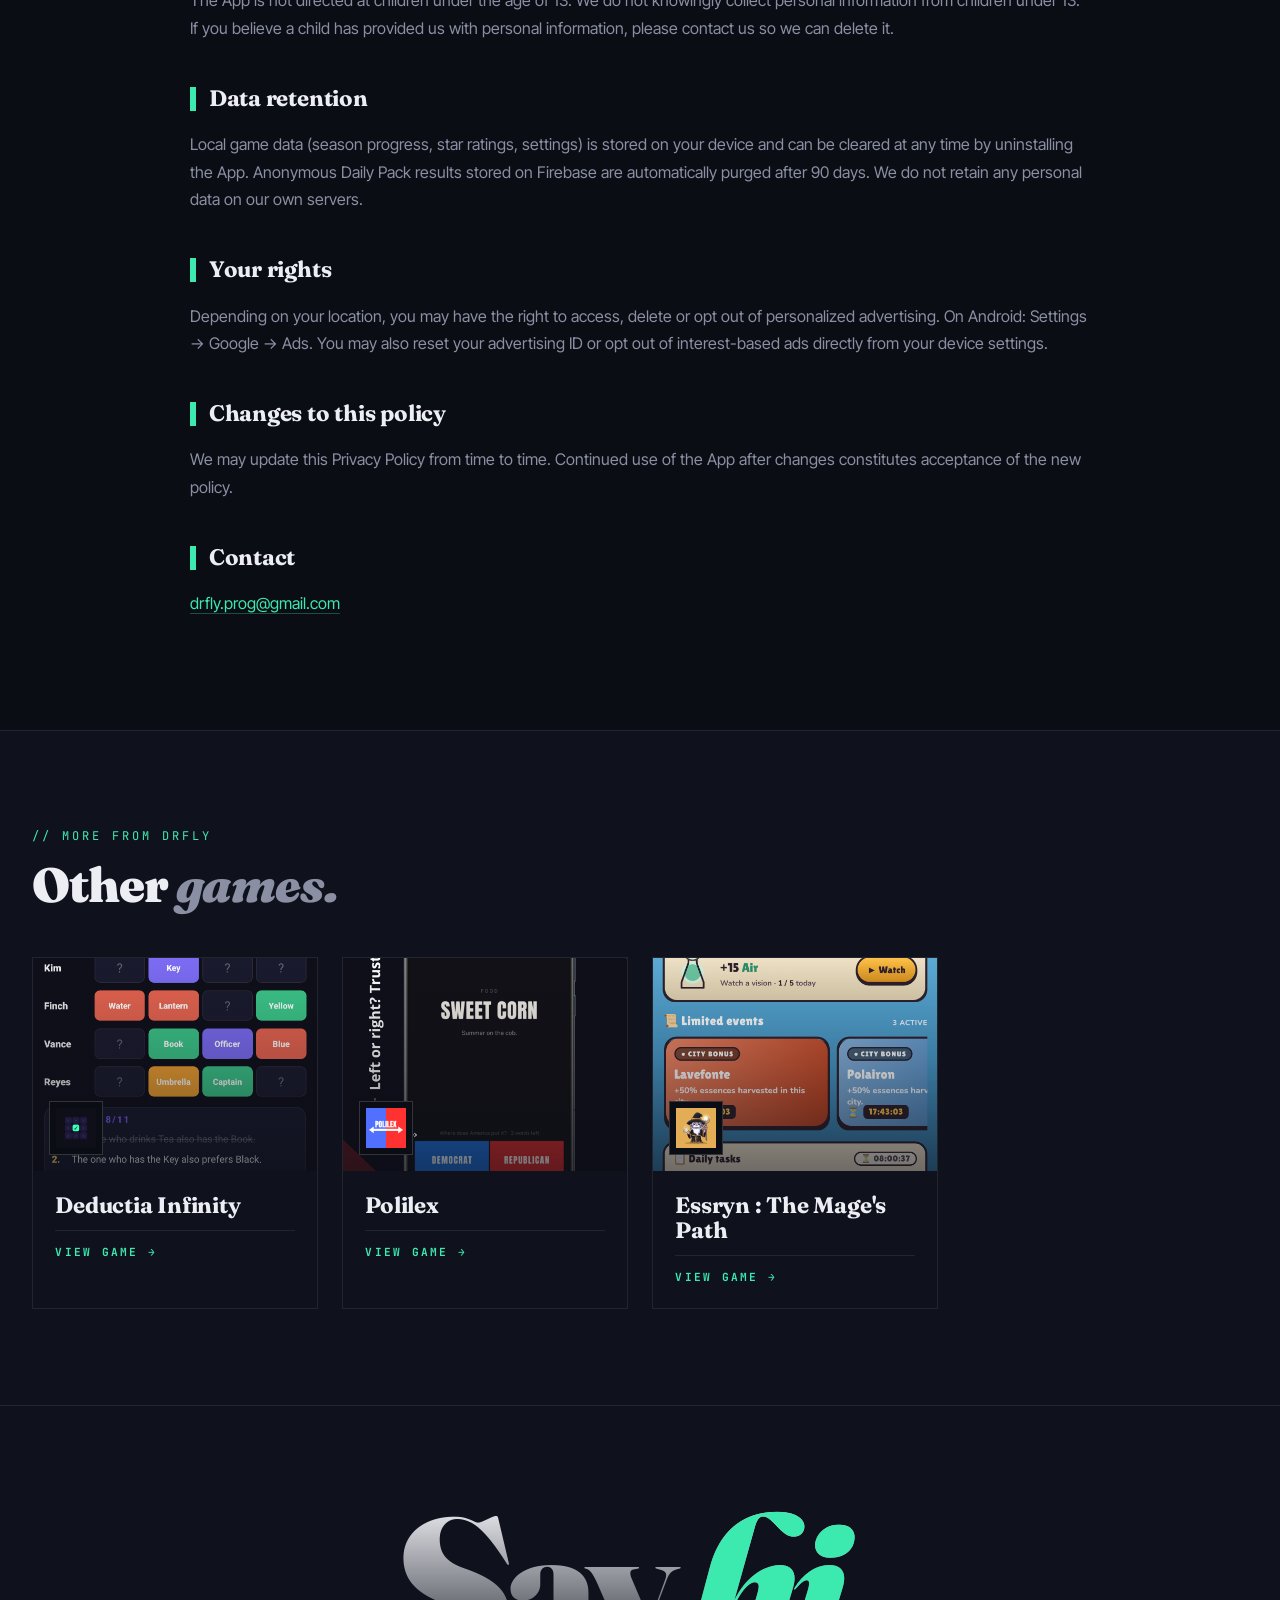
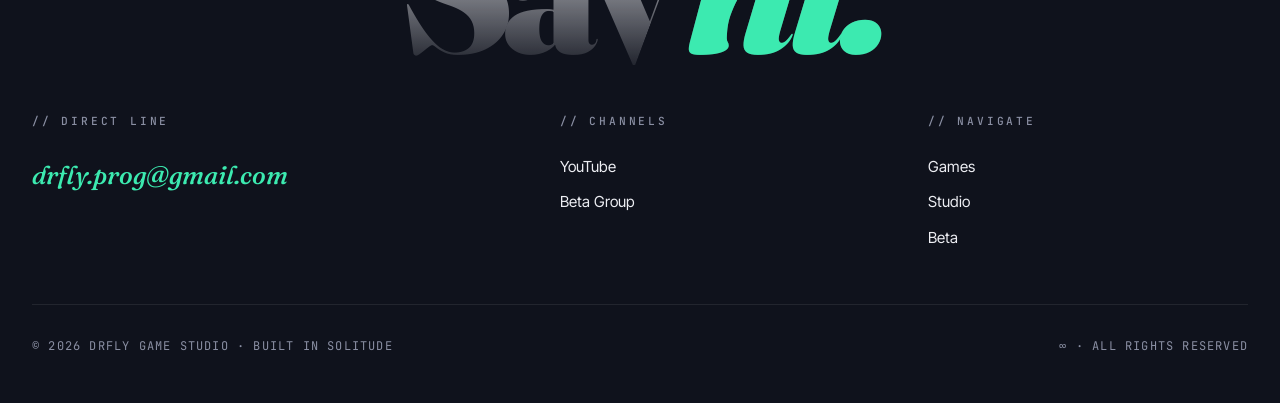
<file: games/packit-infinity.html>
<!DOCTYPE html>
<html lang="en">
<head>
<meta charset="UTF-8" />
<meta name="viewport" content="width=device-width, initial-scale=1.0" />
<title>PackIt Infinity — DrFly Studio</title>
<meta name="description" content="Fit every item. Fill every space. Earn your space score." />
<link rel="icon" href="../logo.png" />
<link rel="preconnect" href="https://fonts.googleapis.com">
<link rel="preconnect" href="https://fonts.gstatic.com" crossorigin>
<link href="https://fonts.googleapis.com/css2?family=Fraunces:ital,opsz,wght@0,9..144,300;0,9..144,500;0,9..144,700;0,9..144,900;1,9..144,500&family=JetBrains+Mono:wght@400;500;700&family=Inter+Tight:wght@300;400;500;600;700;800;900&display=swap" rel="stylesheet">
<link rel="stylesheet" href="../style.css">
</head>
<body>

<!-- NAV -->
<nav class="nav scrolled" id="nav">
  <a href="../index.html" class="nav-logo"><img src="../logo.png" alt="DrFly"><span>DRFLY</span></a>
  <ul class="nav-links">
    <li><a href="../index.html#games" class="active">Games</a></li>
    <li><a href="../index.html#studio">Studio</a></li>
    <li><a href="../index.html#beta">Beta</a></li>
    <li><a href="../index.html#contact">Contact</a></li>
  </ul>
  <a href="../index.html#beta" class="nav-cta">Join Beta</a>
</nav>

<!-- HERO -->
<section class="game-hero">
  <div class="grid-bg"></div>
  <div class="hero-bg"></div>
  <div class="game-hero-inner">
    <div class="game-hero-text reveal">
      <div class="game-breadcrumb">
        <a href="../index.html">DrFly</a>
        <span class="sep">/</span>
        <a href="../index.html#games">Games</a>
        <span class="sep">/</span>
        <span>PackIt Infinity</span>
      </div>
      <div class="game-hero-iconrow">
        <div class="game-hero-icon"><img src="https://drfly-prog.github.io/logo-packit.png" alt=""></div>
        <div class="game-hero-status live">Live · Available</div>
      </div>
      <h1>PackIt <span class="ital">Infinity.</span></h1>
      <p class="game-hero-tagline">Fit every item. Fill every space. Earn your space score.</p>
      <div class="game-hero-meta">
        <span class="game-tag">Spatial</span>
        <span class="game-tag">Tetris-like</span>
        <span class="game-tag">Daily Pack</span>
        <span class="game-tag">Optimization</span>
        <span class="game-tag">Beta</span>
      </div>
      <div class="hero-ctas">
        <a href="https://play.google.com/store/apps/details?id=com.drfly.packitinfinity" class="btn btn-primary" target="_blank" rel="noopener">Get on Google Play <span class="arrow">→</span></a>
        <a href="#privacy" class="btn btn-secondary">Privacy policy <span class="arrow">↓</span></a>
      </div>
    </div>
    <div class="game-hero-visual reveal">
      <div class="game-hero-screen"><img src="https://drfly-prog.github.io/screen-packit.png" alt="PackIt Infinity screenshot"></div>
    </div>
  </div>
</section>

<!-- ABOUT -->
<section class="game-about">
  <div class="game-about-inner">
    <div class="game-about-head reveal">
      <div class="section-num">// ABOUT THE GAME</div>
      <h2 class="section-title">What it <span class="ital">is.</span></h2>
    </div>
    <div class="game-about-grid">
      <div class="game-description reveal">
        <p class="lead">A spatial packing puzzle that quietly turns into an obsession.</p>
<p>You have a container. You have items. Your only mission: pack everything in, optimally. The better the fit, the higher your Space Score. The higher your score, the harder it gets to stop.</p>
<p>Like Tetris, but slower. Like Lego, but less painful. A satisfying spatial loop with seasonal levels and a Daily Pack challenge.</p>
      </div>
      <div class="game-features reveal">
        <div class="feat"><div class="feat-num">// 01</div><div class="feat-body"><div class="feat-title">Daily Pack</div><div class="feat-text">One shared packing challenge per day. Compete on Space Score.</div></div></div>
        <div class="feat"><div class="feat-num">// 02</div><div class="feat-body"><div class="feat-title">Seasonal content</div><div class="feat-text">New themed seasons with fresh shapes and constraints.</div></div></div>
        <div class="feat"><div class="feat-num">// 03</div><div class="feat-body"><div class="feat-title">Star ratings</div><div class="feat-text">Every level can be perfected. Most won't be — that's the fun.</div></div></div>
        <div class="feat"><div class="feat-num">// 04</div><div class="feat-body"><div class="feat-title">Fair monetization</div><div class="feat-text">Interstitial ads at most every 3 levels, never during a puzzle.</div></div></div>
      </div>
    </div>
  </div>
</section>

<!-- CTA BAND -->
<section class="game-cta-band">
  <h2 class="game-cta-title">Get it on <span class="ital">Google Play.</span></h2>
  <p class="game-cta-sub">Available now. Free to play. No bullshit.</p>
  <a href="https://play.google.com/store/apps/details?id=com.drfly.packitinfinity" class="btn btn-primary" target="_blank" rel="noopener">Get on Google Play <span class="arrow">→</span></a>
</section>

<!-- PRIVACY POLICY -->
<section class="privacy" id="privacy">
  <div class="privacy-inner">
    <div class="privacy-head reveal">
      <div class="privacy-eyebrow">// LEGAL · PRIVACY POLICY</div>
      <h2 class="privacy-title">Privacy <span class="ital">policy.</span></h2>
      <div class="privacy-updated">Last updated: April 23, 2026</div>
    </div>
    <div class="privacy-content reveal">
      <h3>Overview</h3>
<p>PackIt Infinity is a spatial packing puzzle game developed by DrFly Studio, an independent developer. We are committed to protecting your privacy. This policy explains what data is collected, how it is used, and your rights regarding that data.</p>
<h3>Data we collect</h3>
<p>The App itself does not collect any personal information. However, we use third-party services that may collect data:</p>
<ul>
  <li><strong>Google AdMob</strong> — used to display advertisements. AdMob may collect device identifiers, IP address, and usage data to serve relevant ads.</li>
  <li><strong>Firebase Analytics</strong> — used to understand how players interact with the app (session length, level completion rates, Space Score averages). No personally identifiable information is collected.</li>
  <li><strong>Firebase Firestore</strong> — used to deliver the Daily Pack (one shared packing challenge per day). Only an anonymous session identifier and your Daily Pack result (completed/not completed, space score achieved) are stored. No personal data is linked to this identifier.</li>
  <li><strong>Game progress</strong> — your season progress, star ratings, and daily streak are stored locally on your device only using AsyncStorage. This data never leaves your device.</li>
</ul>
<h3>Advertising</h3>
<p>The App displays ads through Google AdMob, including interstitial ads (shown between levels, at most once every three levels, never during a puzzle) and rewarded video ads (shown only when you choose to watch one for an optimal hint or extra moves). We request non-personalized ads where possible. For more information: <a href="https://policies.google.com/technologies/partner-sites" target="_blank">policies.google.com/technologies/partner-sites</a></p>
<h3>Data sharing</h3>
<p>We do not sell, trade, or share your personal data with third parties, except as required by Google AdMob and Firebase as described above.</p>
<h3>Children's privacy</h3>
<p>The App is not directed at children under the age of 13. We do not knowingly collect personal information from children under 13. If you believe a child has provided us with personal information, please contact us so we can delete it.</p>
<h3>Data retention</h3>
<p>Local game data (season progress, star ratings, settings) is stored on your device and can be cleared at any time by uninstalling the App. Anonymous Daily Pack results stored on Firebase are automatically purged after 90 days. We do not retain any personal data on our own servers.</p>
<h3>Your rights</h3>
<p>Depending on your location, you may have the right to access, delete or opt out of personalized advertising. On Android: Settings → Google → Ads. You may also reset your advertising ID or opt out of interest-based ads directly from your device settings.</p>
<h3>Changes to this policy</h3>
<p>We may update this Privacy Policy from time to time. Continued use of the App after changes constitutes acceptance of the new policy.</p>
<h3>Contact</h3>
<p><a href="mailto:drfly.prog@gmail.com">drfly.prog@gmail.com</a></p>
    </div>
  </div>
</section>

<!-- RELATED GAMES -->
<section class="related">
  <div class="related-inner">
    <div class="related-head reveal">
      <div class="related-eyebrow">// MORE FROM DRFLY</div>
      <h2 class="related-title">Other <span class="ital">games.</span></h2>
    </div>
    <div class="related-grid">
      <a href="deductia-infinity.html" class="game-card">
        <div class="game-imgwrap">
          <img class="game-img" src="https://drfly-prog.github.io/screen-dedu.png" alt="Deductia Infinity">
          <div class="game-overlay"></div>
          <div class="game-status beta">Closed Beta</div>
          <div class="game-icon"><img src="https://drfly-prog.github.io/logo-dedu.png" alt=""></div>
        </div>
        <div class="game-body">
          <div class="game-name">Deductia Infinity</div>
          <div class="game-cta">View game →</div>
        </div>
      </a>
      <a href="polilex.html" class="game-card">
        <div class="game-imgwrap">
          <img class="game-img" src="https://drfly-prog.github.io/screen-polilex.png" alt="Polilex">
          <div class="game-overlay"></div>
          <div class="game-status beta">Closed Beta</div>
          <div class="game-icon"><img src="https://drfly-prog.github.io/Logo-polilex.png" alt=""></div>
        </div>
        <div class="game-body">
          <div class="game-name">Polilex</div>
          <div class="game-cta">View game →</div>
        </div>
      </a>
      <a href="essryn.html" class="game-card">
        <div class="game-imgwrap">
          <img class="game-img" src="https://drfly-prog.github.io/screen-ess.png" alt="Essryn : The Mage's Path">
          <div class="game-overlay"></div>
          <div class="game-status beta">Closed Beta</div>
          <div class="game-icon"><img src="https://drfly-prog.github.io/logo-ess.png" alt=""></div>
        </div>
        <div class="game-body">
          <div class="game-name">Essryn : The Mage's Path</div>
          <div class="game-cta">View game →</div>
        </div>
      </a>
    </div>
  </div>
</section>

<!-- FOOTER -->
<footer class="footer" id="contact">
  <div class="footer-mega">Say <span class="ital">hi.</span></div>
  <div class="footer-grid">
    <div class="footer-block">
      <h4>// Direct line</h4>
      <a href="mailto:drfly.prog@gmail.com" class="footer-mail">drfly.prog@gmail.com</a>
    </div>
    <div class="footer-block">
      <h4>// Channels</h4>
      <a href="https://www.youtube.com/@DrFly-Studio" target="_blank" rel="noopener">YouTube</a>
      <a href="https://groups.google.com/g/studio-drfly" target="_blank" rel="noopener">Beta Group</a>
    </div>
    <div class="footer-block">
      <h4>// Navigate</h4>
      <a href="../index.html#games">Games</a>
      <a href="../index.html#studio">Studio</a>
      <a href="../index.html#beta">Beta</a>
    </div>
  </div>
  <div class="footer-bottom">
    <span>© 2026 DRFLY GAME STUDIO · BUILT IN SOLITUDE</span>
    <span>∞ · ALL RIGHTS RESERVED</span>
  </div>
</footer>

<script src="../script.js"></script>
</body>
</html>
</file>
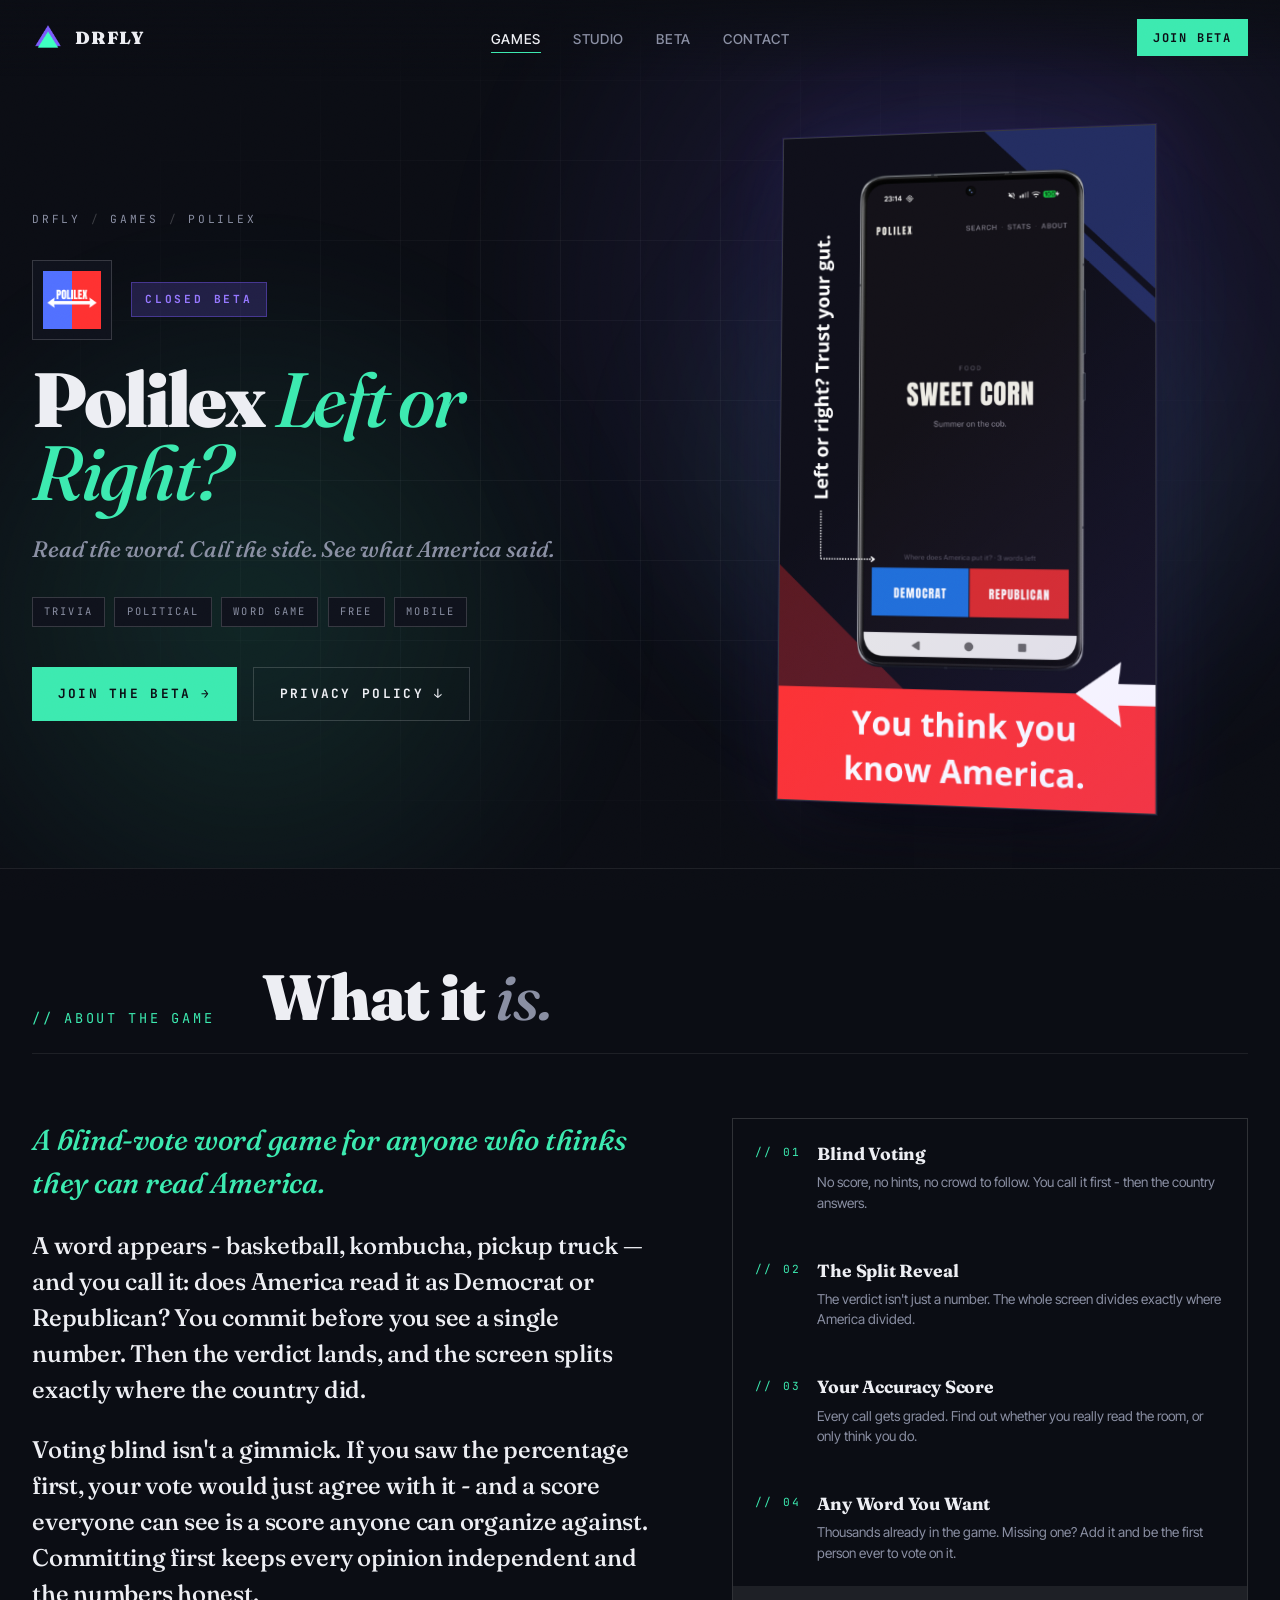
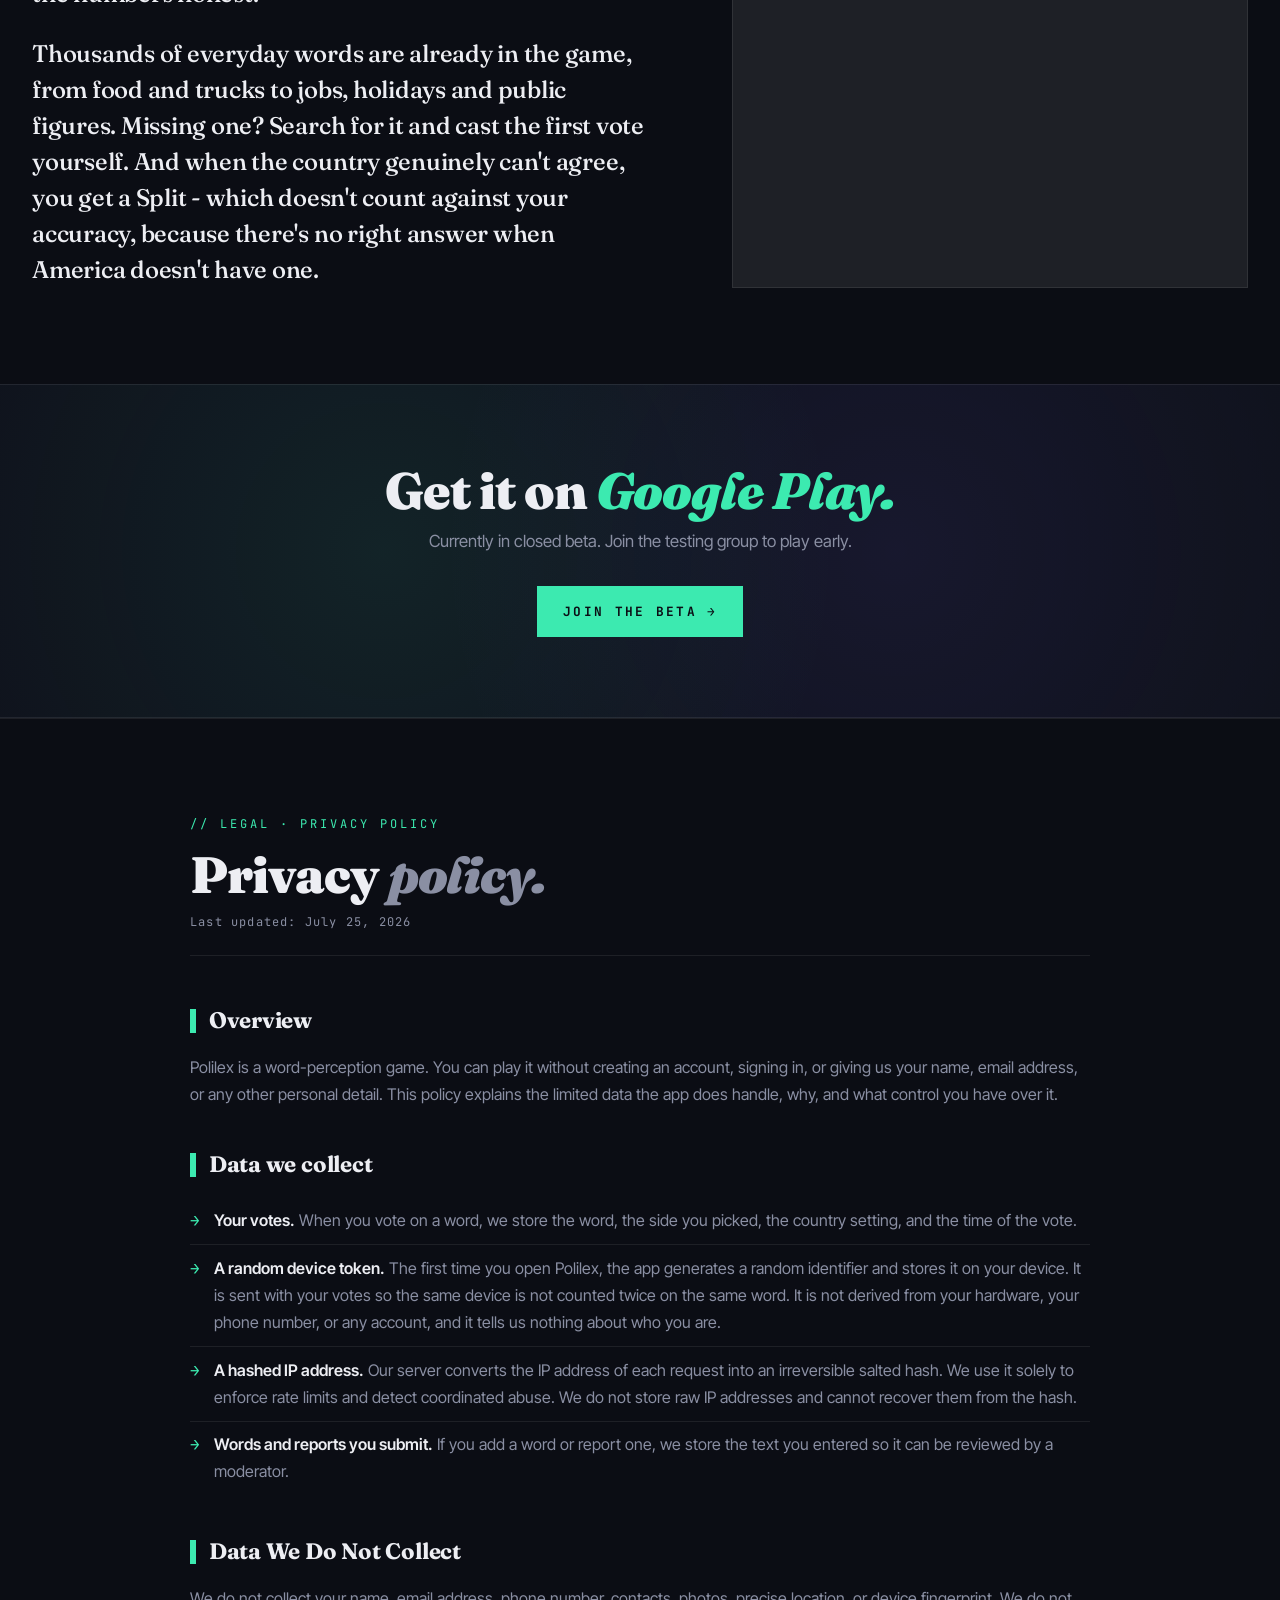
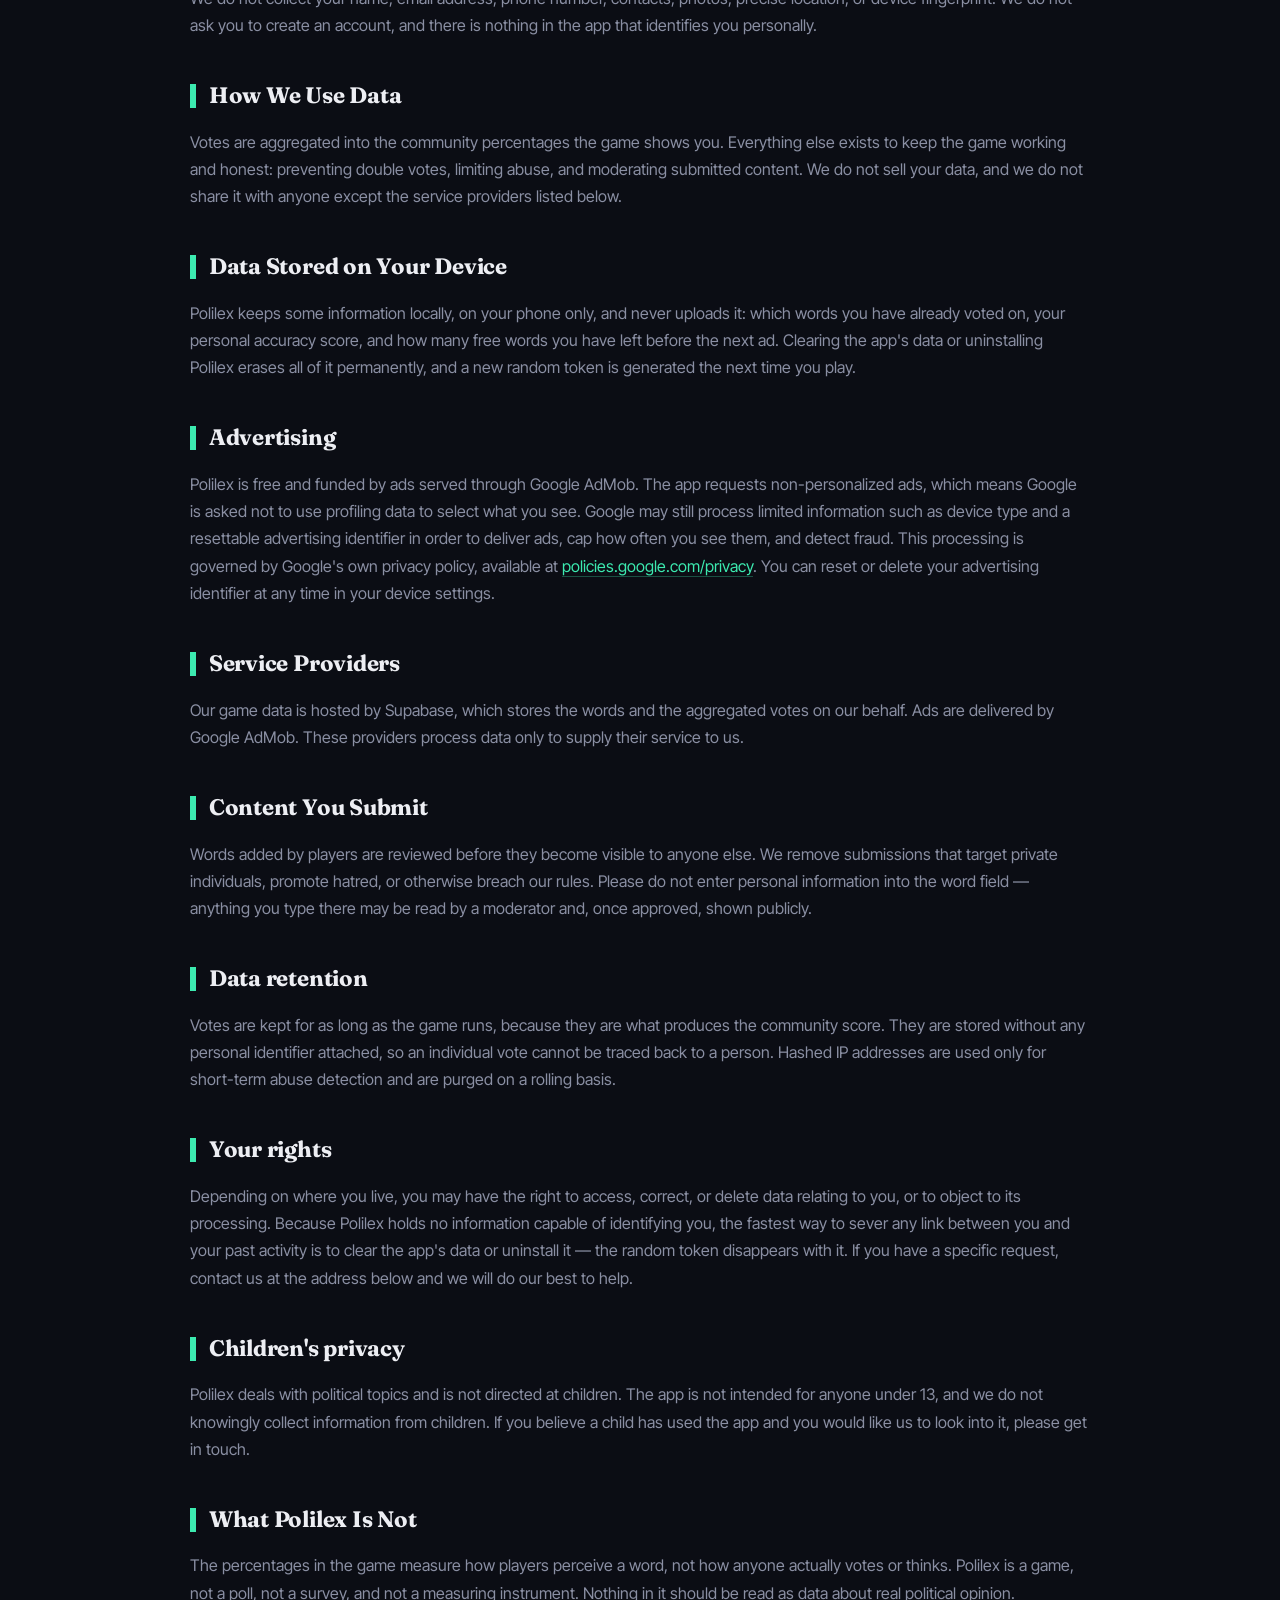
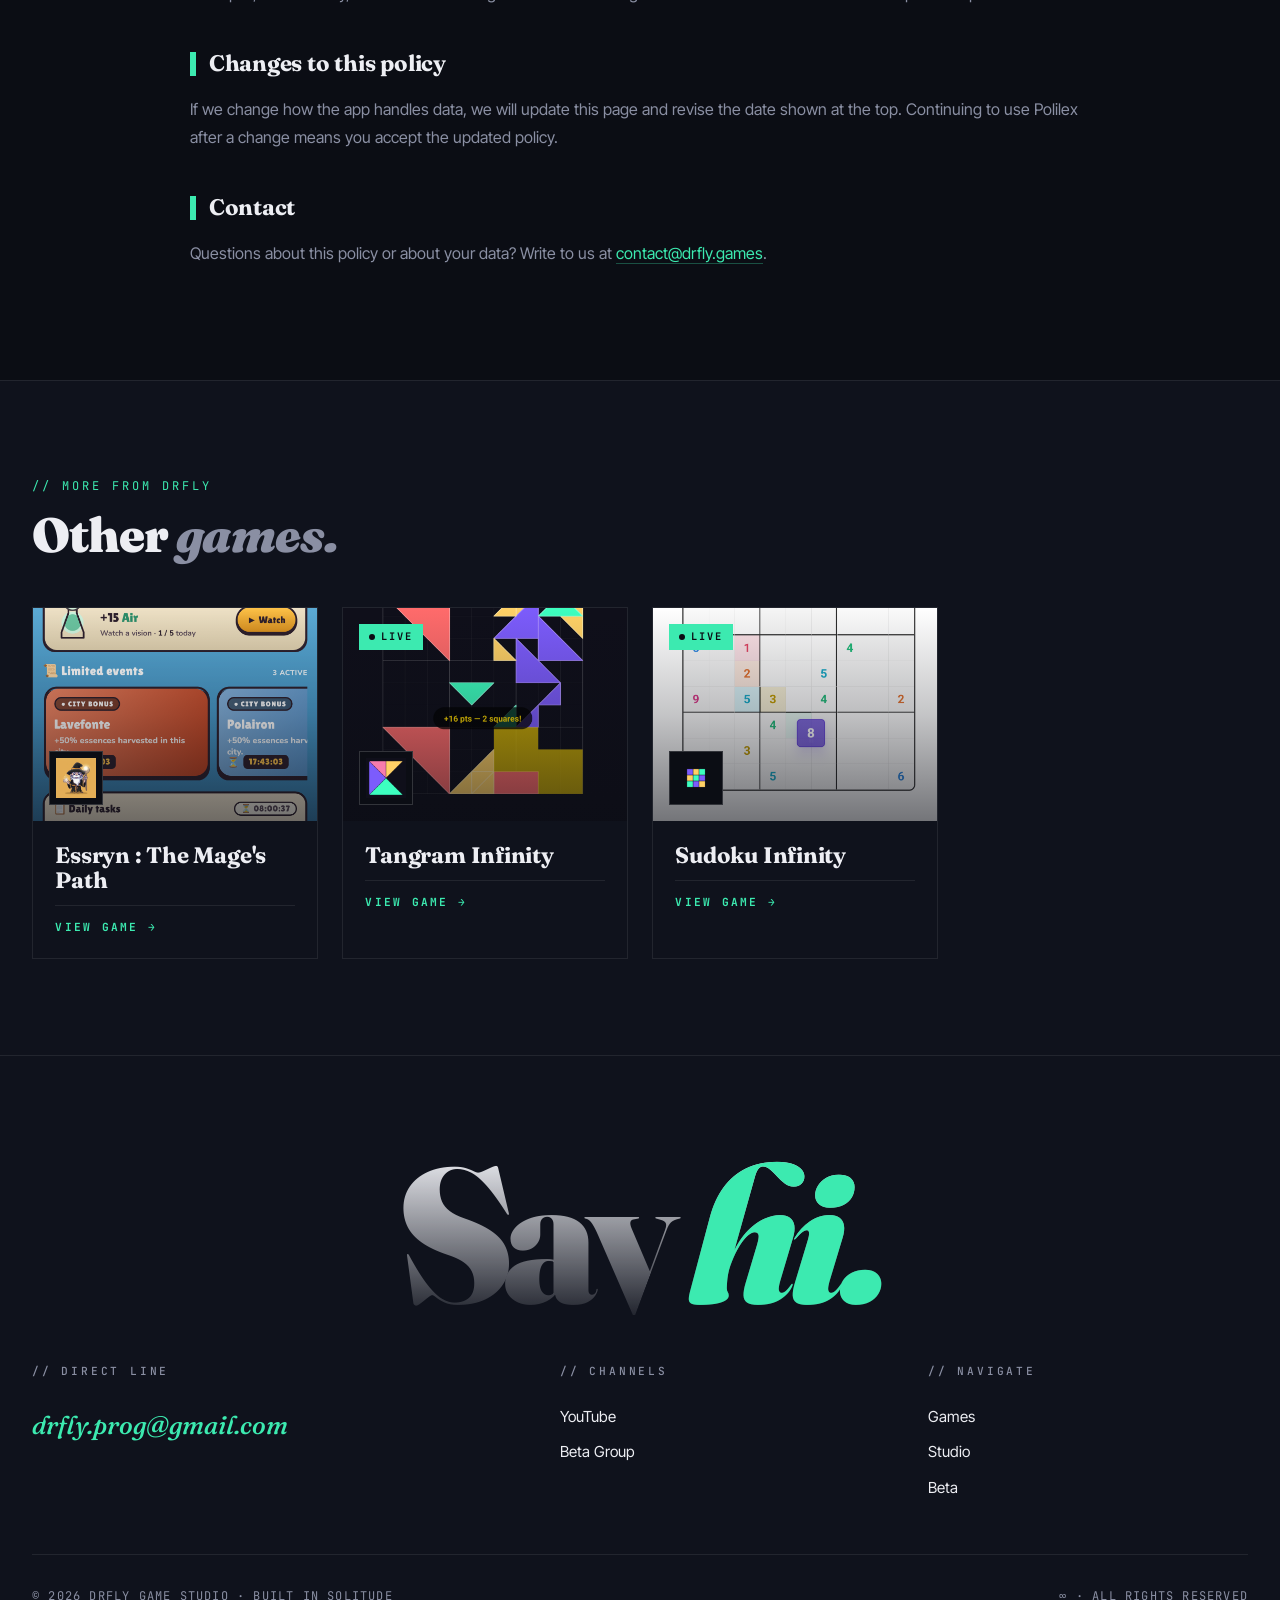
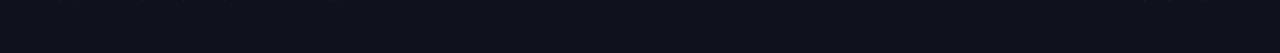
<file: games/polilex.html>
<!DOCTYPE html>
<html lang="en">
<head>
<meta charset="UTF-8" />
<meta name="viewport" content="width=device-width, initial-scale=1.0" />
<title>Polilex — DrFly Studio</title>
<meta name="description" content="Guess whether a word leans left or right, then see how America really voted. A blind-vote political word game with thousands of   words. Free on Android." />
<link rel="icon" href="../logo.png" />
<link rel="preconnect" href="https://fonts.googleapis.com">
<link rel="preconnect" href="https://fonts.gstatic.com" crossorigin>
<link href="https://fonts.googleapis.com/css2?family=Fraunces:ital,opsz,wght@0,9..144,300;0,9..144,500;0,9..144,700;0,9..144,900;1,9..144,500&family=JetBrains+Mono:wght@400;500;700&family=Inter+Tight:wght@300;400;500;600;700;800;900&display=swap" rel="stylesheet">
<link rel="stylesheet" href="../style.css">
</head>
<body>

<!-- NAV -->
<nav class="nav scrolled" id="nav">
  <a href="../index.html" class="nav-logo"><img src="../logo.png" alt="DrFly"><span>DRFLY</span></a>
  <ul class="nav-links">
    <li><a href="../index.html#games" class="active">Games</a></li>
    <li><a href="../index.html#studio">Studio</a></li>
    <li><a href="../index.html#beta">Beta</a></li>
    <li><a href="../index.html#contact">Contact</a></li>
  </ul>
  <a href="../index.html#beta" class="nav-cta">Join Beta</a>
</nav>

<!-- HERO -->
<section class="game-hero">
  <div class="grid-bg"></div>
  <div class="hero-bg"></div>
  <div class="game-hero-inner">
    <div class="game-hero-text reveal">
      <div class="game-breadcrumb">
        <a href="../index.html">DrFly</a>
        <span class="sep">/</span>
        <a href="../index.html#games">Games</a>
        <span class="sep">/</span>
        <span>Polilex</span>
      </div>
      <div class="game-hero-iconrow">
        <div class="game-hero-icon"><img src="https://drfly-prog.github.io/Logo-polilex.png" alt=""></div>
        <div class="game-hero-status beta">Closed Beta</div>
      </div>
      <h1>Polilex <span class="ital">Left or Right?</span></h1>
      <p class="game-hero-tagline">Read the word. Call the side. See what America said.</p>
      <div class="game-hero-meta">
        <span class="game-tag">Trivia</span>
        <span class="game-tag">Political</span>
        <span class="game-tag">Word Game</span>
        <span class="game-tag">Free</span>
        <span class="game-tag">Mobile</span>
      </div>
      <div class="hero-ctas">
        <a href="https://play.google.com/store/apps/details?id=com.drfly.polilex" class="btn btn-primary" target="_blank" rel="noopener">Join the beta <span class="arrow">→</span></a>
        <a href="#privacy" class="btn btn-secondary">Privacy policy <span class="arrow">↓</span></a>
      </div>
    </div>
    <div class="game-hero-visual reveal">
      <div class="game-hero-screen"><img src="https://drfly-prog.github.io/screen-polilex.png" alt="Polilex screenshot"></div>
    </div>
  </div>
</section>

<!-- ABOUT -->
<section class="game-about">
  <div class="game-about-inner">
    <div class="game-about-head reveal">
      <div class="section-num">// ABOUT THE GAME</div>
      <h2 class="section-title">What it <span class="ital">is.</span></h2>
    </div>
    <div class="game-about-grid">
      <div class="game-description reveal">
        <p class="lead">A blind-vote word game for anyone who thinks they can read America.</p>
<p>A word appears - basketball, kombucha, pickup truck — and you call it: does America read it as Democrat or Republican? You commit before you see a single number. Then the verdict lands, and the screen splits exactly where the country did.</p>
<p>Voting blind isn't a gimmick. If you saw the percentage first, your vote would just agree with it - and a score everyone can see is a score anyone can organize against. Committing first keeps every opinion independent and the numbers honest.</p>
<p>Thousands of everyday words are already in the game, from food and trucks to jobs, holidays and public figures. Missing one? Search for it and cast the first vote yourself. And when the country genuinely can't agree, you get a Split - which doesn't count against  your accuracy, because there's no right answer when America doesn't have one.</p>
      </div>
      <div class="game-features reveal">
        <div class="feat"><div class="feat-num">// 01</div><div class="feat-body"><div class="feat-title">Blind Voting</div><div class="feat-text">No score, no hints, no crowd to follow. You call it first - then the country answers.</div></div></div>
        <div class="feat"><div class="feat-num">// 02</div><div class="feat-body"><div class="feat-title">The Split Reveal</div><div class="feat-text">The verdict isn't just a number. The whole screen divides exactly where America divided.</div></div></div>
        <div class="feat"><div class="feat-num">// 03</div><div class="feat-body"><div class="feat-title">Your Accuracy Score</div><div class="feat-text">Every call gets graded. Find out whether you really read the room, or only think you do.</div></div></div>
        <div class="feat"><div class="feat-num">// 04</div><div class="feat-body"><div class="feat-title">Any Word You Want</div><div class="feat-text">Thousands already in the game. Missing one? Add it and be the first person ever to vote on it.</div></div></div>
      </div>
    </div>
  </div>
</section>

<!-- CTA BAND -->
<section class="game-cta-band">
  <h2 class="game-cta-title">Get it on <span class="ital">Google Play.</span></h2>
  <p class="game-cta-sub">Currently in closed beta. Join the testing group to play early.</p>
  <a href="https://play.google.com/store/apps/details?id=com.drfly.polilex" class="btn btn-primary" target="_blank" rel="noopener">Join the beta <span class="arrow">→</span></a>
</section>

<!-- PRIVACY POLICY -->
<section class="privacy" id="privacy">
  <div class="privacy-inner">
    <div class="privacy-head reveal">
      <div class="privacy-eyebrow">// LEGAL · PRIVACY POLICY</div>
      <h2 class="privacy-title">Privacy <span class="ital">policy.</span></h2>
      <div class="privacy-updated">Last updated: July 25, 2026</div>
    </div>
    <div class="privacy-content reveal">
      <h3>Overview</h3>
  <p>Polilex is a word-perception game. You can play it without creating an account, signing in, or giving us your name, email address,
  or any other personal detail. This policy explains the limited data the app does handle, why, and what control you have over it.</p>

  <h3>Data we collect</h3>
  <ul>
    <li><strong>Your votes.</strong> When you vote on a word, we store the word, the side you picked, the country setting, and the time
  of the vote.</li>
    <li><strong>A random device token.</strong> The first time you open Polilex, the app generates a random identifier and stores it on
  your device. It is sent with your votes so the same device is not counted twice on the same word. It is not derived from your
  hardware, your phone number, or any account, and it tells us nothing about who you are.</li>
    <li><strong>A hashed IP address.</strong> Our server converts the IP address of each request into an irreversible salted hash. We
  use it solely to enforce rate limits and detect coordinated abuse. We do not store raw IP addresses and cannot recover them from the
  hash.</li>
    <li><strong>Words and reports you submit.</strong> If you add a word or report one, we store the text you entered so it can be
  reviewed by a moderator.</li>
  </ul>

  <h3>Data We Do Not Collect</h3>
  <p>We do not collect your name, email address, phone number, contacts, photos, precise location, or device fingerprint. We do not ask
  you to create an account, and there is nothing in the app that identifies you personally.</p>

  <h3>How We Use Data</h3>
  <p>Votes are aggregated into the community percentages the game shows you. Everything else exists to keep the game working and
  honest: preventing double votes, limiting abuse, and moderating submitted content. We do not sell your data, and we do not share it
  with anyone except the service providers listed below.</p>

  <h3>Data Stored on Your Device</h3>
  <p>Polilex keeps some information locally, on your phone only, and never uploads it: which words you have already voted on, your
  personal accuracy score, and how many free words you have left before the next ad. Clearing the app's data or uninstalling Polilex
  erases all of it permanently, and a new random token is generated the next time you play.</p>

  <h3>Advertising</h3>
  <p>Polilex is free and funded by ads served through Google AdMob. The app requests non-personalized ads, which means Google is asked
  not to use profiling data to select what you see. Google may still process limited information such as device type and a resettable
  advertising identifier in order to deliver ads, cap how often you see them, and detect fraud. This processing is governed by Google's
  own privacy policy, available at <a href="https://policies.google.com/privacy">policies.google.com/privacy</a>. You can reset or
  delete your advertising identifier at any time in your device settings.</p>

  <h3>Service Providers</h3>
  <p>Our game data is hosted by Supabase, which stores the words and the aggregated votes on our behalf. Ads are delivered by Google
  AdMob. These providers process data only to supply their service to us.</p>

  <h3>Content You Submit</h3>
  <p>Words added by players are reviewed before they become visible to anyone else. We remove submissions that target private
  individuals, promote hatred, or otherwise breach our rules. Please do not enter personal information into the word field — anything
  you type there may be read by a moderator and, once approved, shown publicly.</p>

  <h3>Data retention</h3>
  <p>Votes are kept for as long as the game runs, because they are what produces the community score. They are stored without any
  personal identifier attached, so an individual vote cannot be traced back to a person. Hashed IP addresses are used only for
  short-term abuse detection and are purged on a rolling basis.</p>

  <h3>Your rights</h3>
  <p>Depending on where you live, you may have the right to access, correct, or delete data relating to you, or to object to its
  processing. Because Polilex holds no information capable of identifying you, the fastest way to sever any link between you and your
  past activity is to clear the app's data or uninstall it — the random token disappears with it. If you have a specific request,
  contact us at the address below and we will do our best to help.</p>

  <h3>Children's privacy</h3>
  <p>Polilex deals with political topics and is not directed at children. The app is not intended for anyone under 13, and we do not
  knowingly collect information from children. If you believe a child has used the app and you would like us to look into it, please
  get in touch.</p>

  <h3>What Polilex Is Not</h3>
  <p>The percentages in the game measure how players perceive a word, not how anyone actually votes or thinks. Polilex is a game, not a
  poll, not a survey, and not a measuring instrument. Nothing in it should be read as data about real political opinion.</p>

  <h3>Changes to this policy</h3>
  <p>If we change how the app handles data, we will update this page and revise the date shown at the top. Continuing to use Polilex
  after a change means you accept the updated policy.</p>

  <h3>Contact</h3>
  <p>Questions about this policy or about your data? Write to us at <a href="mailto:contact@drfly.games">contact@drfly.games</a>.</p>
    </div>
  </div>
</section>

<!-- RELATED GAMES -->
<section class="related">
  <div class="related-inner">
    <div class="related-head reveal">
      <div class="related-eyebrow">// MORE FROM DRFLY</div>
      <h2 class="related-title">Other <span class="ital">games.</span></h2>
    </div>
    <div class="related-grid">
      <a href="essryn.html" class="game-card">
        <div class="game-imgwrap">
          <img class="game-img" src="https://drfly-prog.github.io/screen-ess.png" alt="Essryn : The Mage's Path">
          <div class="game-overlay"></div>
          <div class="game-status beta">Closed Beta</div>
          <div class="game-icon"><img src="https://drfly-prog.github.io/logo-ess.png" alt=""></div>
        </div>
        <div class="game-body">
          <div class="game-name">Essryn : The Mage's Path</div>
          <div class="game-cta">View game →</div>
        </div>
      </a>
      <a href="tangram-infinity.html" class="game-card">
        <div class="game-imgwrap">
          <img class="game-img" src="https://drfly-prog.github.io/screen-tangram.png" alt="Tangram Infinity">
          <div class="game-overlay"></div>
          <div class="game-status live">Live</div>
          <div class="game-icon"><img src="https://drfly-prog.github.io/logo-tangram.png" alt=""></div>
        </div>
        <div class="game-body">
          <div class="game-name">Tangram Infinity</div>
          <div class="game-cta">View game →</div>
        </div>
      </a>
      <a href="sudoku-infinity.html" class="game-card">
        <div class="game-imgwrap">
          <img class="game-img" src="https://drfly-prog.github.io/screen-sudoku.png" alt="Sudoku Infinity">
          <div class="game-overlay"></div>
          <div class="game-status live">Live</div>
          <div class="game-icon"><img src="https://drfly-prog.github.io/logo-sudoku.png" alt=""></div>
        </div>
        <div class="game-body">
          <div class="game-name">Sudoku Infinity</div>
          <div class="game-cta">View game →</div>
        </div>
      </a>
    </div>
  </div>
</section>

<!-- FOOTER -->
<footer class="footer" id="contact">
  <div class="footer-mega">Say <span class="ital">hi.</span></div>
  <div class="footer-grid">
    <div class="footer-block">
      <h4>// Direct line</h4>
      <a href="mailto:drfly.prog@gmail.com" class="footer-mail">drfly.prog@gmail.com</a>
    </div>
    <div class="footer-block">
      <h4>// Channels</h4>
      <a href="https://www.youtube.com/@DrFly-Studio" target="_blank" rel="noopener">YouTube</a>
      <a href="https://groups.google.com/g/studio-drfly" target="_blank" rel="noopener">Beta Group</a>
    </div>
    <div class="footer-block">
      <h4>// Navigate</h4>
      <a href="../index.html#games">Games</a>
      <a href="../index.html#studio">Studio</a>
      <a href="../index.html#beta">Beta</a>
    </div>
  </div>
  <div class="footer-bottom">
    <span>© 2026 DRFLY GAME STUDIO · BUILT IN SOLITUDE</span>
    <span>∞ · ALL RIGHTS RESERVED</span>
  </div>
</footer>

<script src="../script.js"></script>
</body>
</html>
</file>
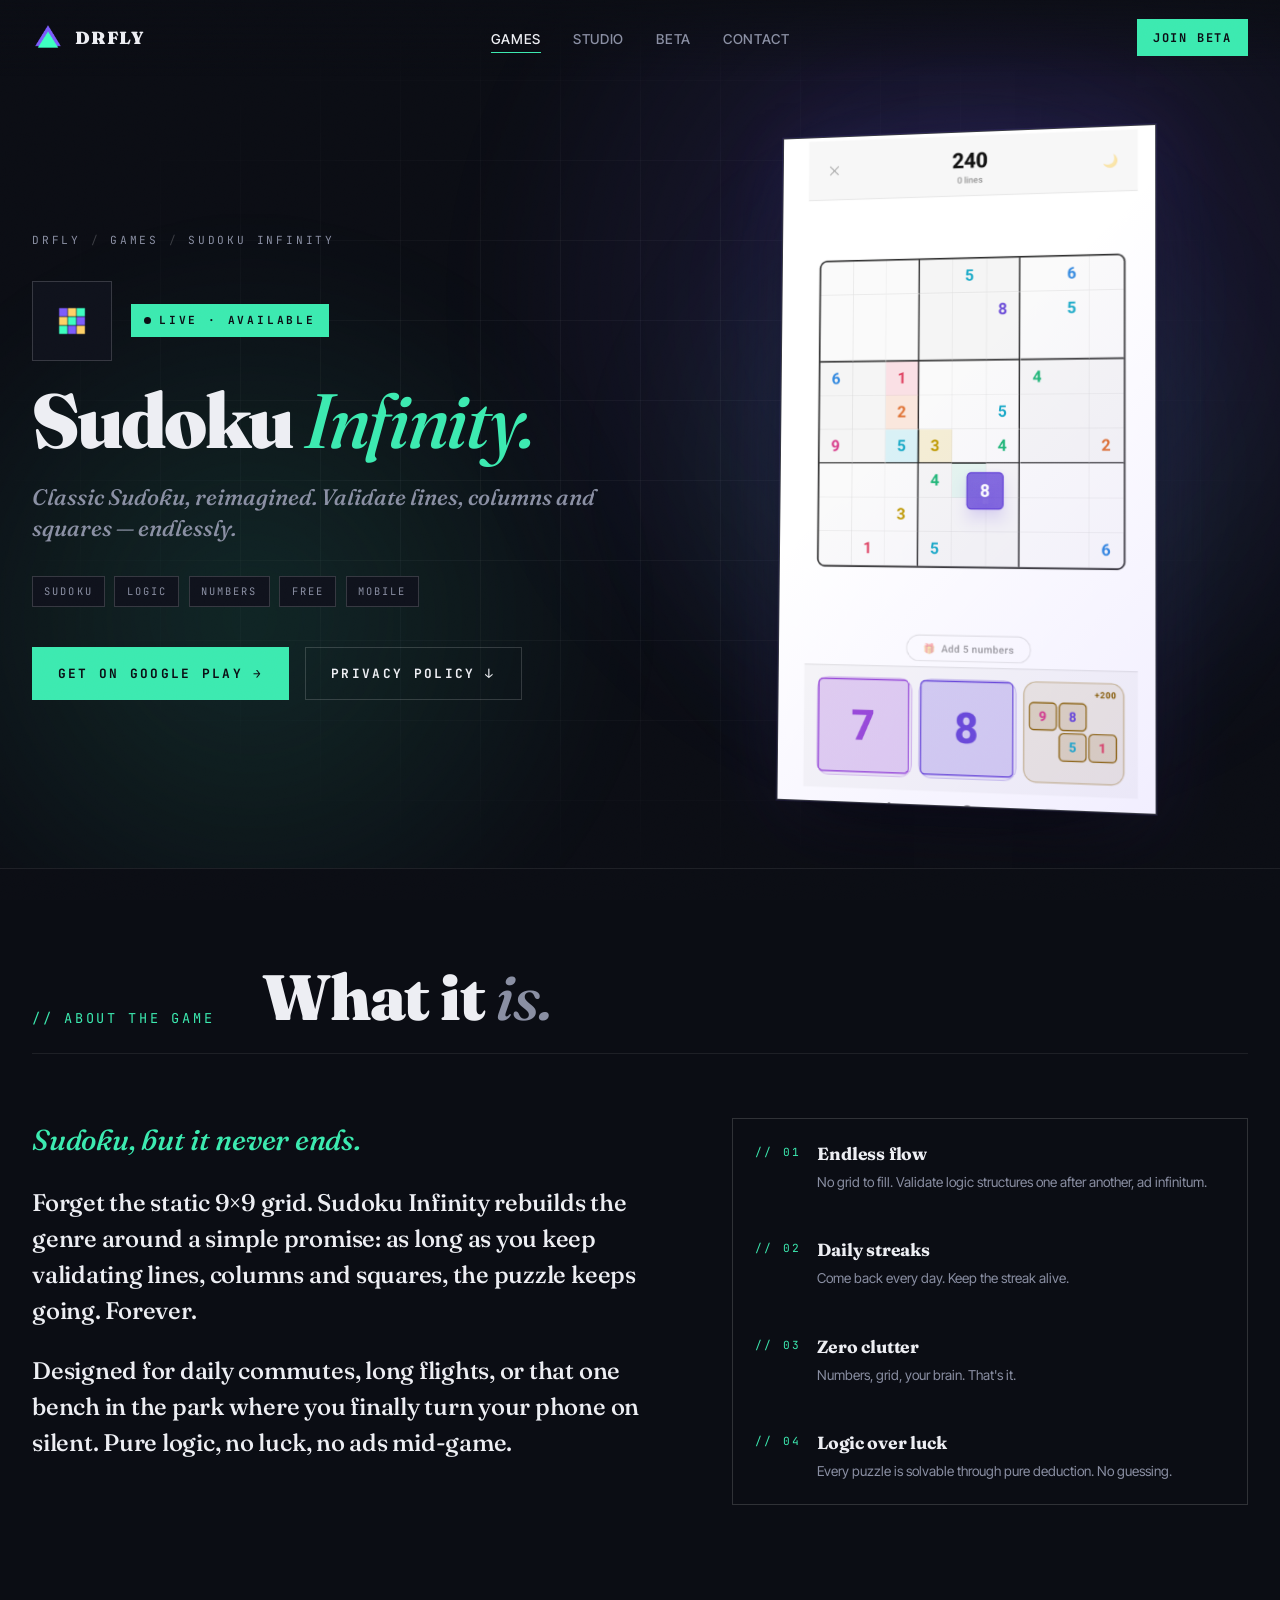
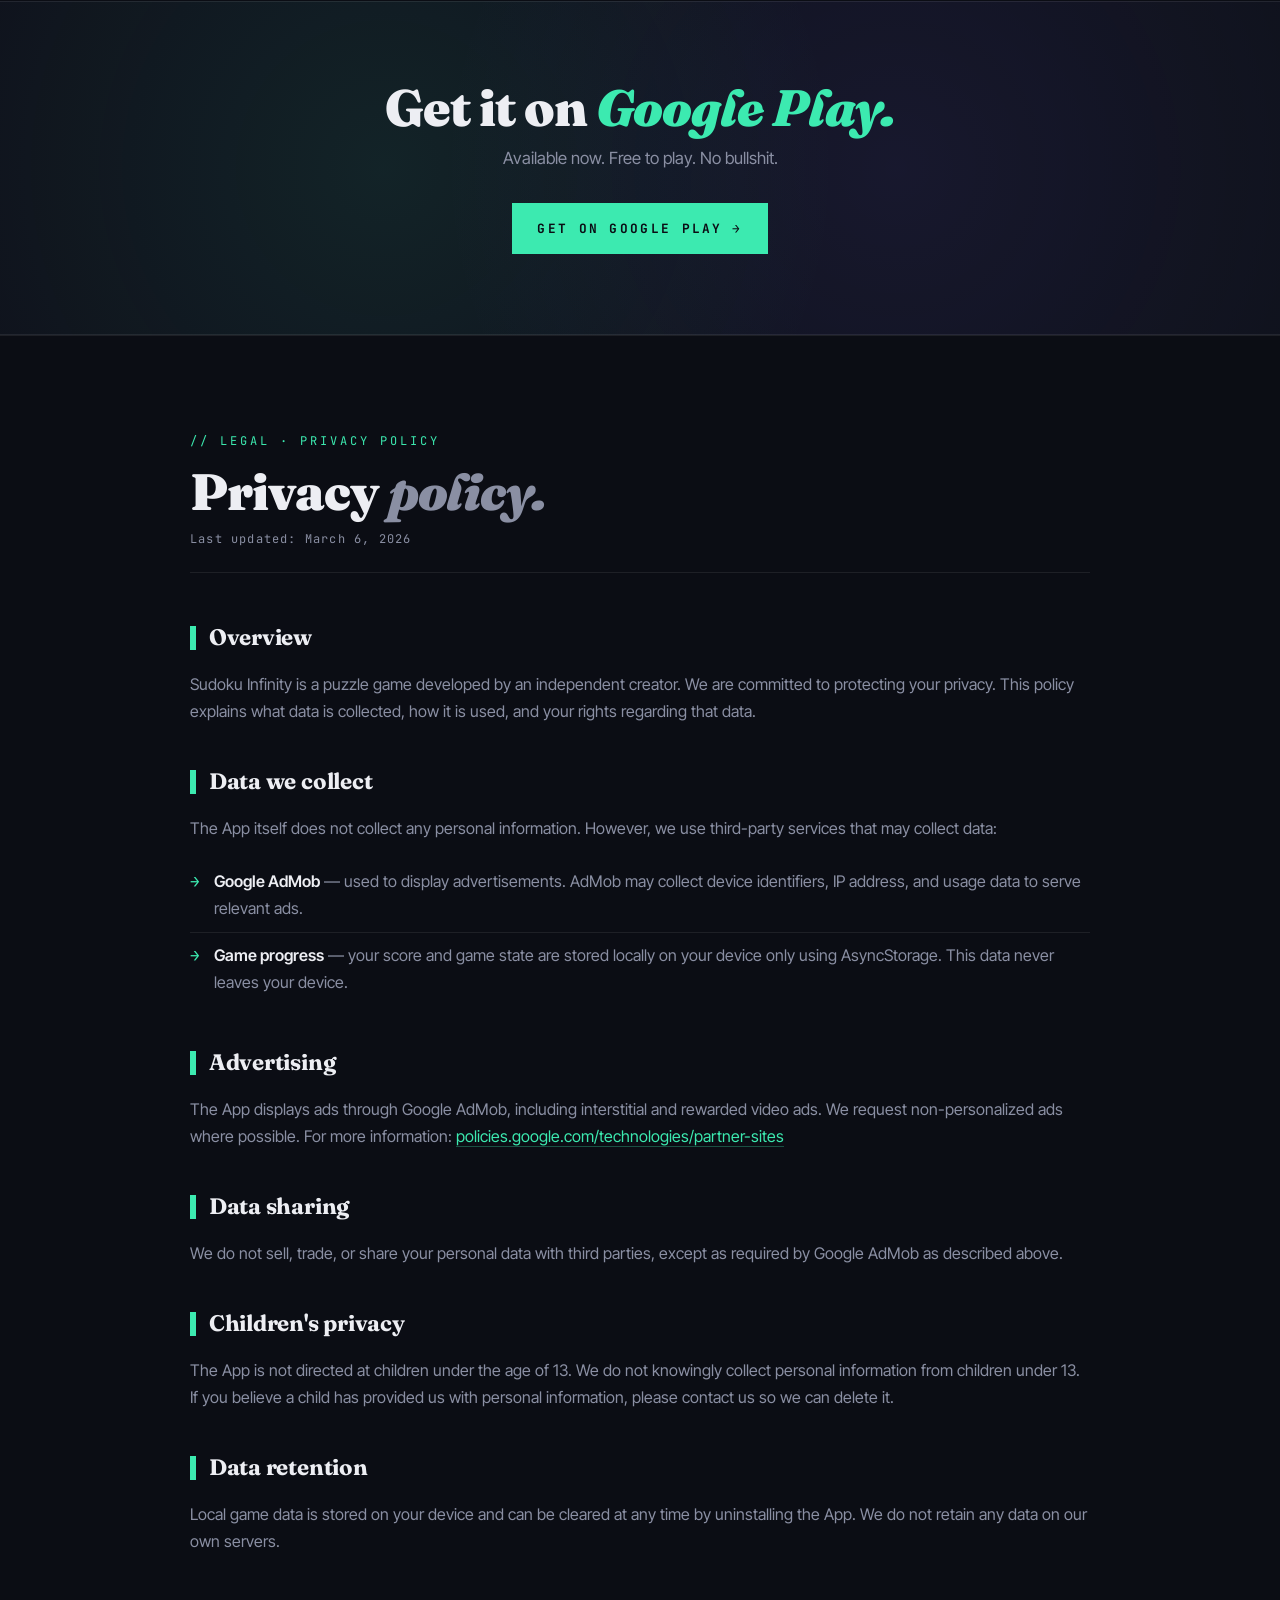
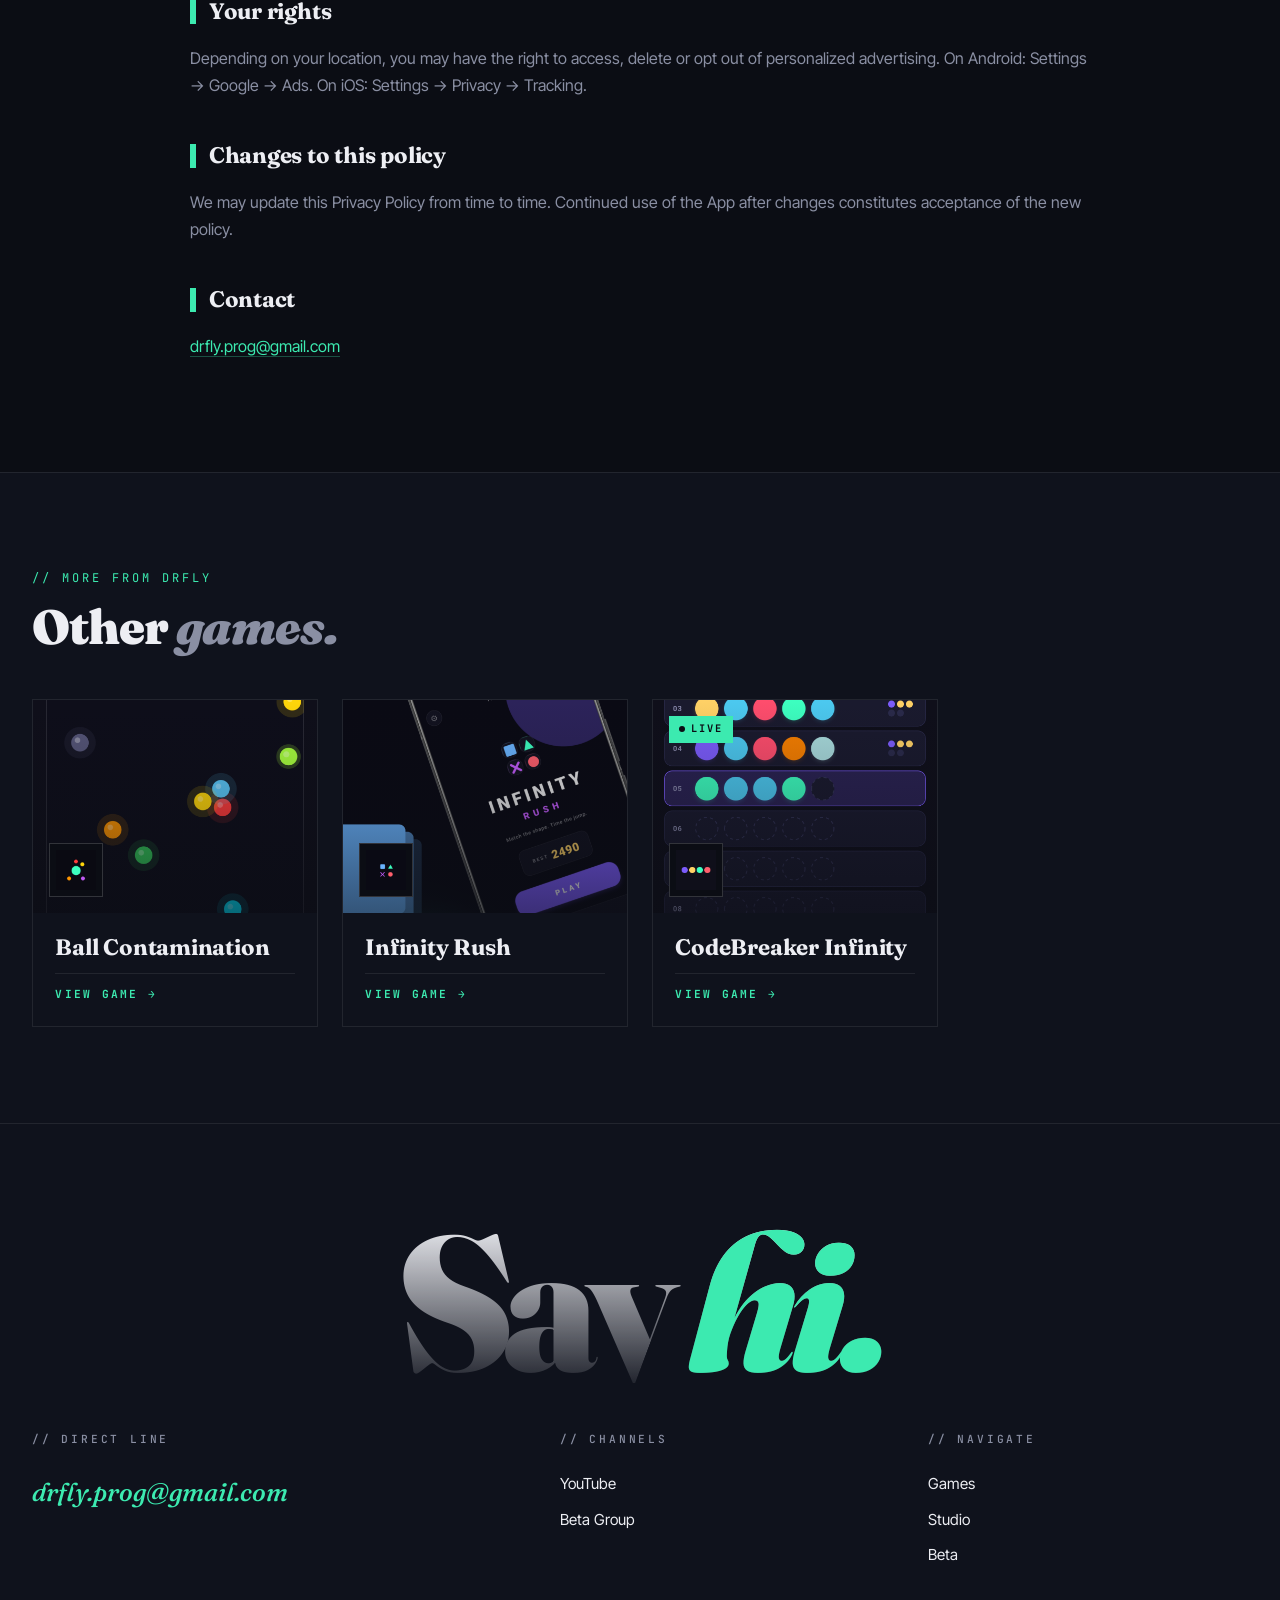
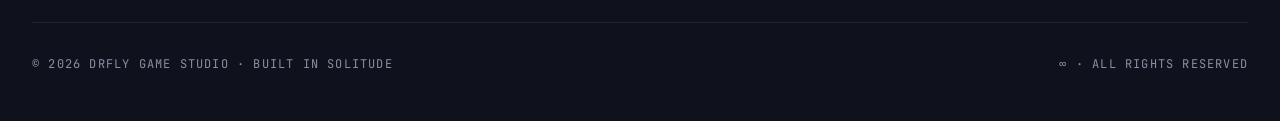
<file: games/sudoku-infinity.html>
<!DOCTYPE html>
<html lang="en">
<head>
<meta charset="UTF-8" />
<meta name="viewport" content="width=device-width, initial-scale=1.0" />
<title>Sudoku Infinity — DrFly Studio</title>
<meta name="description" content="Classic Sudoku, reimagined. Validate lines, columns and squares — endlessly." />
<link rel="icon" href="../logo.png" />
<link rel="preconnect" href="https://fonts.googleapis.com">
<link rel="preconnect" href="https://fonts.gstatic.com" crossorigin>
<link href="https://fonts.googleapis.com/css2?family=Fraunces:ital,opsz,wght@0,9..144,300;0,9..144,500;0,9..144,700;0,9..144,900;1,9..144,500&family=JetBrains+Mono:wght@400;500;700&family=Inter+Tight:wght@300;400;500;600;700;800;900&display=swap" rel="stylesheet">
<link rel="stylesheet" href="../style.css">
</head>
<body>

<!-- NAV -->
<nav class="nav scrolled" id="nav">
  <a href="../index.html" class="nav-logo"><img src="../logo.png" alt="DrFly"><span>DRFLY</span></a>
  <ul class="nav-links">
    <li><a href="../index.html#games" class="active">Games</a></li>
    <li><a href="../index.html#studio">Studio</a></li>
    <li><a href="../index.html#beta">Beta</a></li>
    <li><a href="../index.html#contact">Contact</a></li>
  </ul>
  <a href="../index.html#beta" class="nav-cta">Join Beta</a>
</nav>

<!-- HERO -->
<section class="game-hero">
  <div class="grid-bg"></div>
  <div class="hero-bg"></div>
  <div class="game-hero-inner">
    <div class="game-hero-text reveal">
      <div class="game-breadcrumb">
        <a href="../index.html">DrFly</a>
        <span class="sep">/</span>
        <a href="../index.html#games">Games</a>
        <span class="sep">/</span>
        <span>Sudoku Infinity</span>
      </div>
      <div class="game-hero-iconrow">
        <div class="game-hero-icon"><img src="https://drfly-prog.github.io/logo-sudoku.png" alt=""></div>
        <div class="game-hero-status live">Live · Available</div>
      </div>
      <h1>Sudoku <span class="ital">Infinity.</span></h1>
      <p class="game-hero-tagline">Classic Sudoku, reimagined. Validate lines, columns and squares — endlessly.</p>
      <div class="game-hero-meta">
        <span class="game-tag">Sudoku</span>
        <span class="game-tag">Logic</span>
        <span class="game-tag">Numbers</span>
        <span class="game-tag">Free</span>
        <span class="game-tag">Mobile</span>
      </div>
      <div class="hero-ctas">
        <a href="https://play.google.com/store/apps/details?id=com.drfly.sudrotetris" class="btn btn-primary" target="_blank" rel="noopener">Get on Google Play <span class="arrow">→</span></a>
        <a href="#privacy" class="btn btn-secondary">Privacy policy <span class="arrow">↓</span></a>
      </div>
    </div>
    <div class="game-hero-visual reveal">
      <div class="game-hero-screen"><img src="https://drfly-prog.github.io/screen-sudoku.png" alt="Sudoku Infinity screenshot"></div>
    </div>
  </div>
</section>

<!-- ABOUT -->
<section class="game-about">
  <div class="game-about-inner">
    <div class="game-about-head reveal">
      <div class="section-num">// ABOUT THE GAME</div>
      <h2 class="section-title">What it <span class="ital">is.</span></h2>
    </div>
    <div class="game-about-grid">
      <div class="game-description reveal">
        <p class="lead">Sudoku, but it never ends.</p>
<p>Forget the static 9×9 grid. Sudoku Infinity rebuilds the genre around a simple promise: as long as you keep validating lines, columns and squares, the puzzle keeps going. Forever.</p>
<p>Designed for daily commutes, long flights, or that one bench in the park where you finally turn your phone on silent. Pure logic, no luck, no ads mid-game.</p>
      </div>
      <div class="game-features reveal">
        <div class="feat"><div class="feat-num">// 01</div><div class="feat-body"><div class="feat-title">Endless flow</div><div class="feat-text">No grid to fill. Validate logic structures one after another, ad infinitum.</div></div></div>
        <div class="feat"><div class="feat-num">// 02</div><div class="feat-body"><div class="feat-title">Daily streaks</div><div class="feat-text">Come back every day. Keep the streak alive.</div></div></div>
        <div class="feat"><div class="feat-num">// 03</div><div class="feat-body"><div class="feat-title">Zero clutter</div><div class="feat-text">Numbers, grid, your brain. That's it.</div></div></div>
        <div class="feat"><div class="feat-num">// 04</div><div class="feat-body"><div class="feat-title">Logic over luck</div><div class="feat-text">Every puzzle is solvable through pure deduction. No guessing.</div></div></div>
      </div>
    </div>
  </div>
</section>

<!-- CTA BAND -->
<section class="game-cta-band">
  <h2 class="game-cta-title">Get it on <span class="ital">Google Play.</span></h2>
  <p class="game-cta-sub">Available now. Free to play. No bullshit.</p>
  <a href="https://play.google.com/store/apps/details?id=com.drfly.sudrotetris" class="btn btn-primary" target="_blank" rel="noopener">Get on Google Play <span class="arrow">→</span></a>
</section>

<!-- PRIVACY POLICY -->
<section class="privacy" id="privacy">
  <div class="privacy-inner">
    <div class="privacy-head reveal">
      <div class="privacy-eyebrow">// LEGAL · PRIVACY POLICY</div>
      <h2 class="privacy-title">Privacy <span class="ital">policy.</span></h2>
      <div class="privacy-updated">Last updated: March 6, 2026</div>
    </div>
    <div class="privacy-content reveal">
      <h3>Overview</h3>
<p>Sudoku Infinity is a puzzle game developed by an independent creator. We are committed to protecting your privacy. This policy explains what data is collected, how it is used, and your rights regarding that data.</p>
<h3>Data we collect</h3>
<p>The App itself does not collect any personal information. However, we use third-party services that may collect data:</p>
<ul>
  <li><strong>Google AdMob</strong> — used to display advertisements. AdMob may collect device identifiers, IP address, and usage data to serve relevant ads.</li>
  <li><strong>Game progress</strong> — your score and game state are stored locally on your device only using AsyncStorage. This data never leaves your device.</li>
</ul>
<h3>Advertising</h3>
<p>The App displays ads through Google AdMob, including interstitial and rewarded video ads. We request non-personalized ads where possible. For more information: <a href="https://policies.google.com/technologies/partner-sites" target="_blank">policies.google.com/technologies/partner-sites</a></p>
<h3>Data sharing</h3>
<p>We do not sell, trade, or share your personal data with third parties, except as required by Google AdMob as described above.</p>
<h3>Children's privacy</h3>
<p>The App is not directed at children under the age of 13. We do not knowingly collect personal information from children under 13. If you believe a child has provided us with personal information, please contact us so we can delete it.</p>
<h3>Data retention</h3>
<p>Local game data is stored on your device and can be cleared at any time by uninstalling the App. We do not retain any data on our own servers.</p>
<h3>Your rights</h3>
<p>Depending on your location, you may have the right to access, delete or opt out of personalized advertising. On Android: Settings → Google → Ads. On iOS: Settings → Privacy → Tracking.</p>
<h3>Changes to this policy</h3>
<p>We may update this Privacy Policy from time to time. Continued use of the App after changes constitutes acceptance of the new policy.</p>
<h3>Contact</h3>
<p><a href="mailto:drfly.prog@gmail.com">drfly.prog@gmail.com</a></p>
    </div>
  </div>
</section>

<!-- RELATED GAMES -->
<section class="related">
  <div class="related-inner">
    <div class="related-head reveal">
      <div class="related-eyebrow">// MORE FROM DRFLY</div>
      <h2 class="related-title">Other <span class="ital">games.</span></h2>
    </div>
    <div class="related-grid">
      <a href="ball-contamination.html" class="game-card">
        <div class="game-imgwrap">
          <img class="game-img" src="https://drfly-prog.github.io/screen-ball.png" alt="Ball Contamination">
          <div class="game-overlay"></div>
          <div class="game-status beta">Closed Beta</div>
          <div class="game-icon"><img src="https://drfly-prog.github.io/logo-ball.png" alt=""></div>
        </div>
        <div class="game-body">
          <div class="game-name">Ball Contamination</div>
          <div class="game-cta">View game →</div>
        </div>
      </a>
      <a href="infinity-rush.html" class="game-card">
        <div class="game-imgwrap">
          <img class="game-img" src="https://drfly-prog.github.io/screen-rush.png" alt="Infinity Rush">
          <div class="game-overlay"></div>
          <div class="game-status beta">Closed Beta</div>
          <div class="game-icon"><img src="https://drfly-prog.github.io/logo-rush.png" alt=""></div>
        </div>
        <div class="game-body">
          <div class="game-name">Infinity Rush</div>
          <div class="game-cta">View game →</div>
        </div>
      </a>
      <a href="codebreaker-infinity.html" class="game-card">
        <div class="game-imgwrap">
          <img class="game-img" src="https://drfly-prog.github.io/screen-codeb.png" alt="CodeBreaker Infinity">
          <div class="game-overlay"></div>
          <div class="game-status live">Live</div>
          <div class="game-icon"><img src="https://drfly-prog.github.io/logo-codeb.png" alt=""></div>
        </div>
        <div class="game-body">
          <div class="game-name">CodeBreaker Infinity</div>
          <div class="game-cta">View game →</div>
        </div>
      </a>
    </div>
  </div>
</section>

<!-- FOOTER -->
<footer class="footer" id="contact">
  <div class="footer-mega">Say <span class="ital">hi.</span></div>
  <div class="footer-grid">
    <div class="footer-block">
      <h4>// Direct line</h4>
      <a href="mailto:drfly.prog@gmail.com" class="footer-mail">drfly.prog@gmail.com</a>
    </div>
    <div class="footer-block">
      <h4>// Channels</h4>
      <a href="https://www.youtube.com/@DrFly-Studio" target="_blank" rel="noopener">YouTube</a>
      <a href="https://groups.google.com/g/studio-drfly" target="_blank" rel="noopener">Beta Group</a>
    </div>
    <div class="footer-block">
      <h4>// Navigate</h4>
      <a href="../index.html#games">Games</a>
      <a href="../index.html#studio">Studio</a>
      <a href="../index.html#beta">Beta</a>
    </div>
  </div>
  <div class="footer-bottom">
    <span>© 2026 DRFLY GAME STUDIO · BUILT IN SOLITUDE</span>
    <span>∞ · ALL RIGHTS RESERVED</span>
  </div>
</footer>

<script src="../script.js"></script>
</body>
</html>
</file>
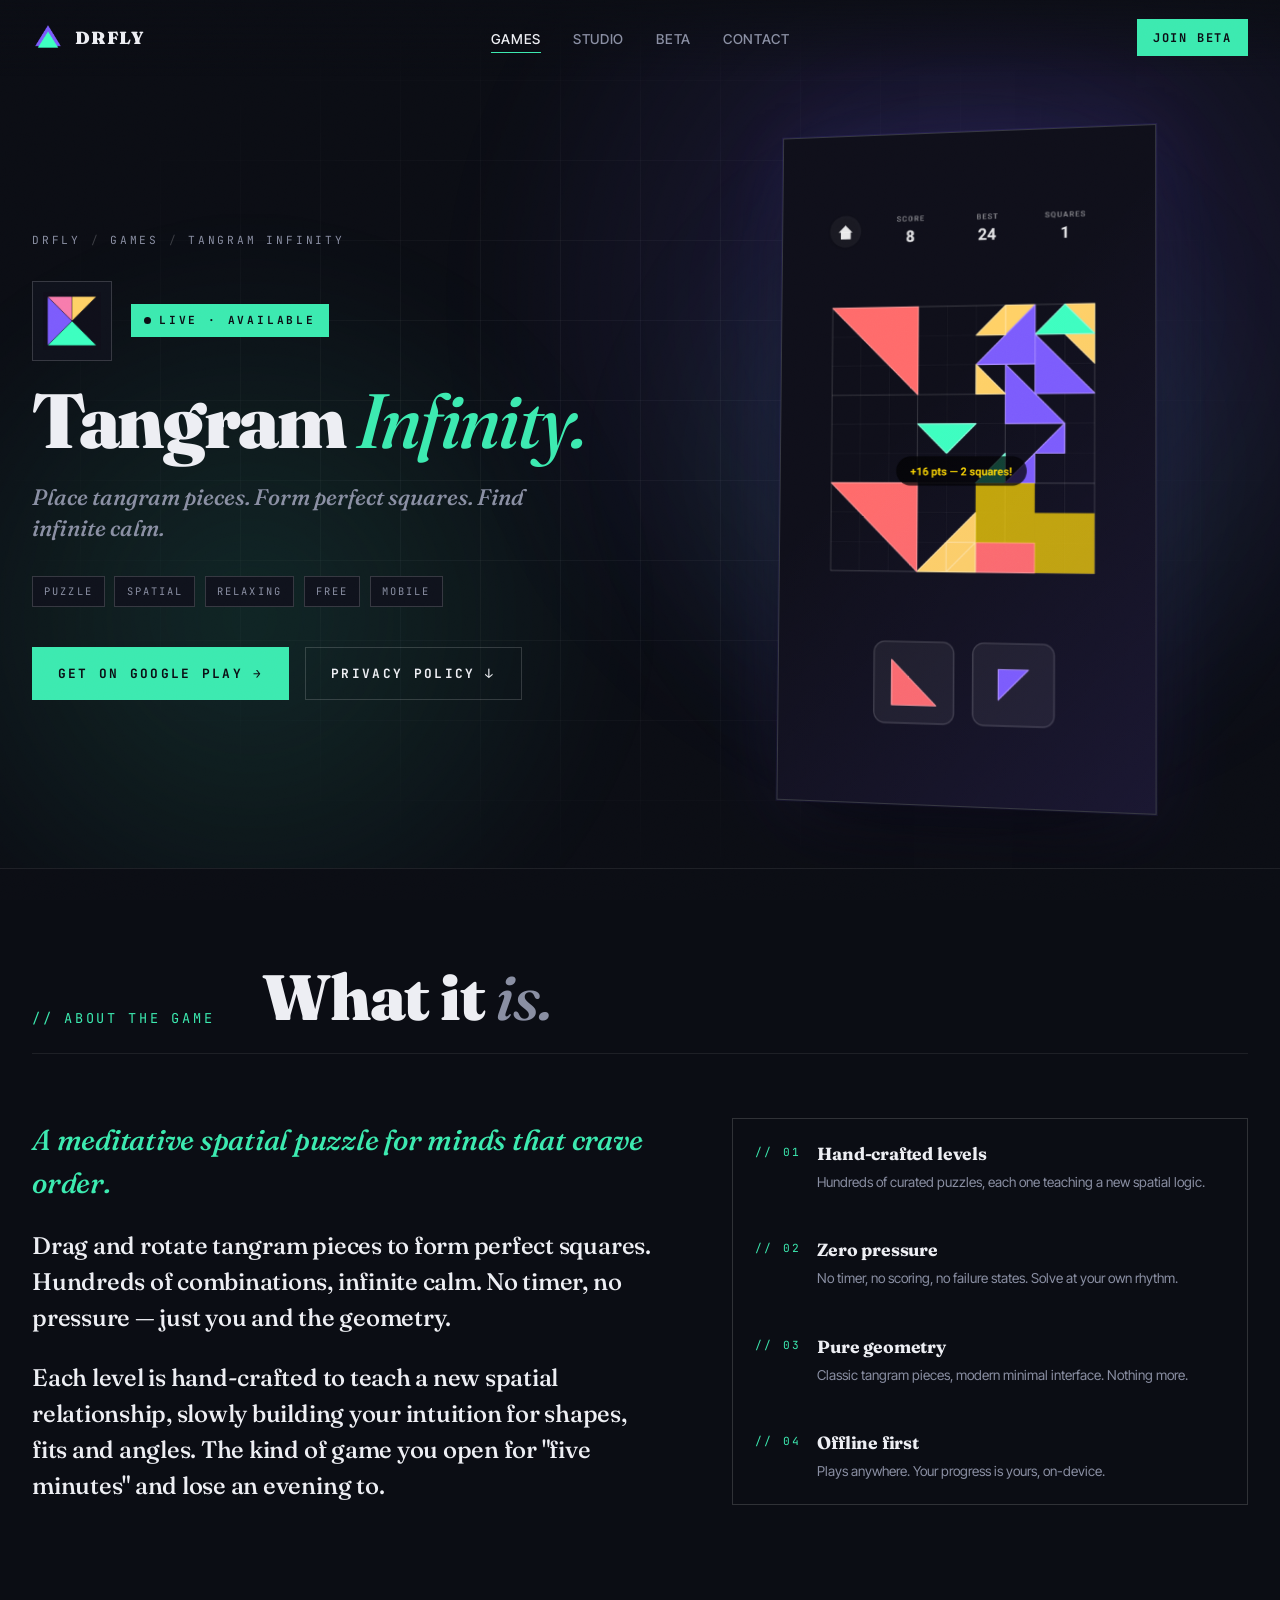
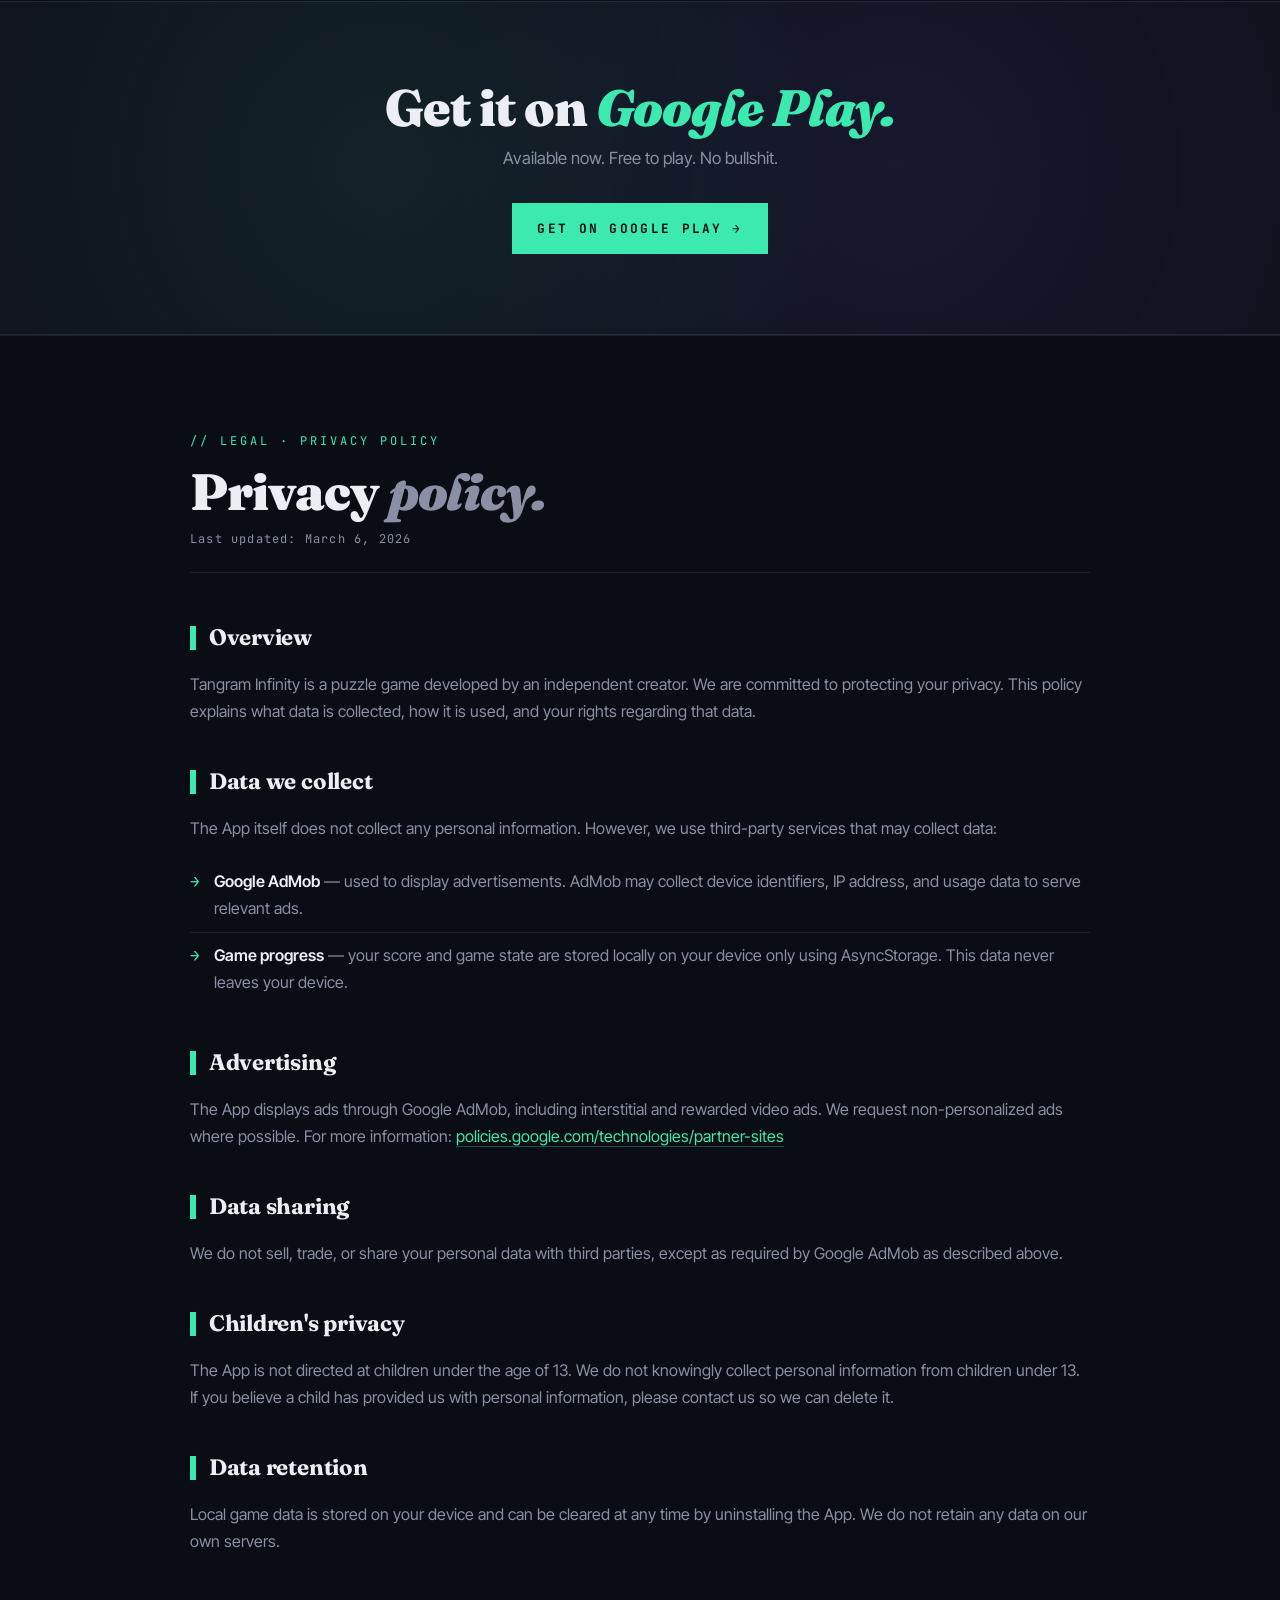
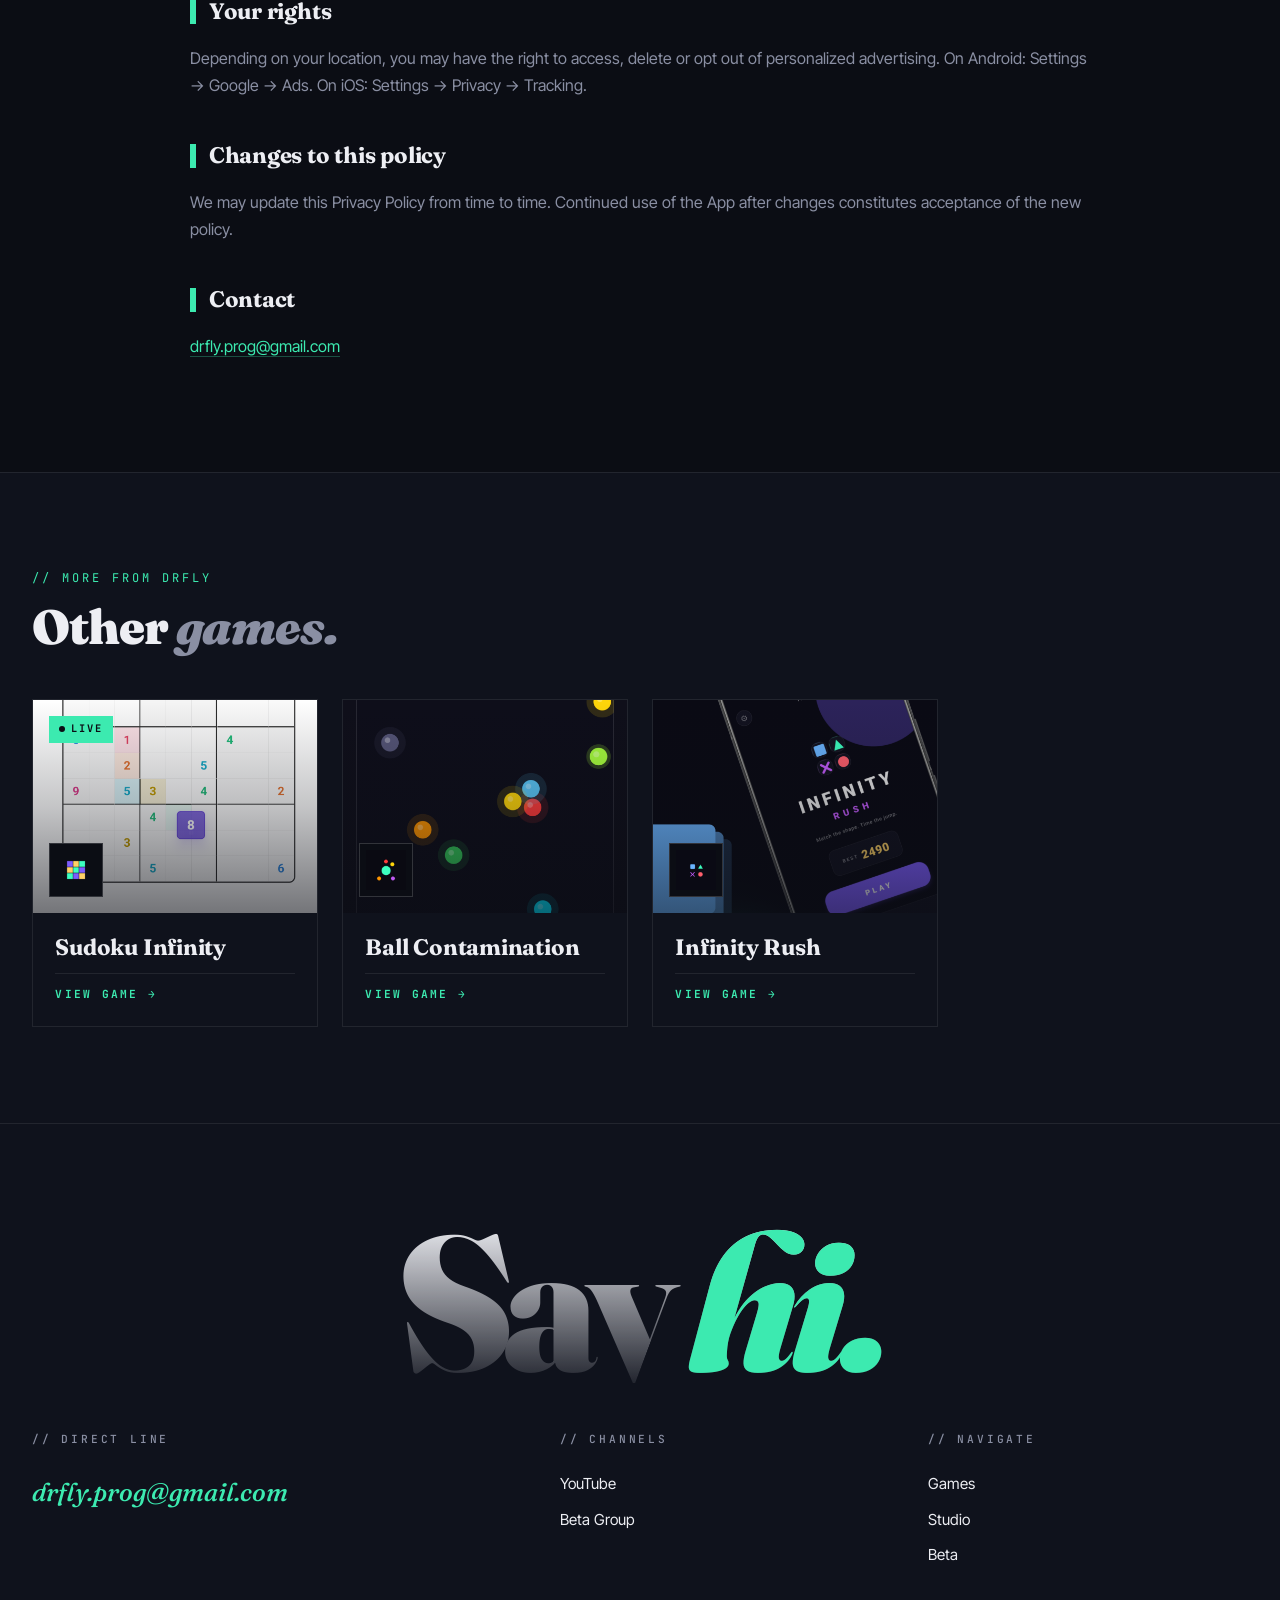
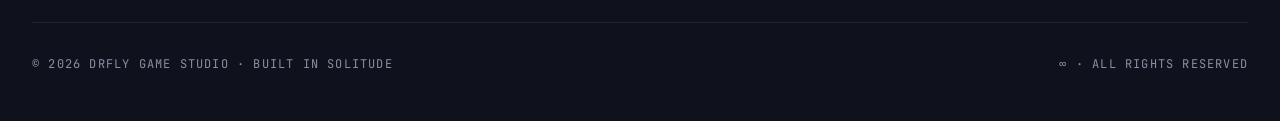
<file: games/tangram-infinity.html>
<!DOCTYPE html>
<html lang="en">
<head>
<meta charset="UTF-8" />
<meta name="viewport" content="width=device-width, initial-scale=1.0" />
<title>Tangram Infinity — DrFly Studio</title>
<meta name="description" content="Place tangram pieces. Form perfect squares. Find infinite calm." />
<link rel="icon" href="../logo.png" />
<link rel="preconnect" href="https://fonts.googleapis.com">
<link rel="preconnect" href="https://fonts.gstatic.com" crossorigin>
<link href="https://fonts.googleapis.com/css2?family=Fraunces:ital,opsz,wght@0,9..144,300;0,9..144,500;0,9..144,700;0,9..144,900;1,9..144,500&family=JetBrains+Mono:wght@400;500;700&family=Inter+Tight:wght@300;400;500;600;700;800;900&display=swap" rel="stylesheet">
<link rel="stylesheet" href="../style.css">
</head>
<body>

<!-- NAV -->
<nav class="nav scrolled" id="nav">
  <a href="../index.html" class="nav-logo"><img src="../logo.png" alt="DrFly"><span>DRFLY</span></a>
  <ul class="nav-links">
    <li><a href="../index.html#games" class="active">Games</a></li>
    <li><a href="../index.html#studio">Studio</a></li>
    <li><a href="../index.html#beta">Beta</a></li>
    <li><a href="../index.html#contact">Contact</a></li>
  </ul>
  <a href="../index.html#beta" class="nav-cta">Join Beta</a>
</nav>

<!-- HERO -->
<section class="game-hero">
  <div class="grid-bg"></div>
  <div class="hero-bg"></div>
  <div class="game-hero-inner">
    <div class="game-hero-text reveal">
      <div class="game-breadcrumb">
        <a href="../index.html">DrFly</a>
        <span class="sep">/</span>
        <a href="../index.html#games">Games</a>
        <span class="sep">/</span>
        <span>Tangram Infinity</span>
      </div>
      <div class="game-hero-iconrow">
        <div class="game-hero-icon"><img src="https://drfly-prog.github.io/logo-tangram.png" alt=""></div>
        <div class="game-hero-status live">Live · Available</div>
      </div>
      <h1>Tangram <span class="ital">Infinity.</span></h1>
      <p class="game-hero-tagline">Place tangram pieces. Form perfect squares. Find infinite calm.</p>
      <div class="game-hero-meta">
        <span class="game-tag">Puzzle</span>
        <span class="game-tag">Spatial</span>
        <span class="game-tag">Relaxing</span>
        <span class="game-tag">Free</span>
        <span class="game-tag">Mobile</span>
      </div>
      <div class="hero-ctas">
        <a href="https://play.google.com/store/apps/details?id=com.drfly.TangramInfinityMobile" class="btn btn-primary" target="_blank" rel="noopener">Get on Google Play <span class="arrow">→</span></a>
        <a href="#privacy" class="btn btn-secondary">Privacy policy <span class="arrow">↓</span></a>
      </div>
    </div>
    <div class="game-hero-visual reveal">
      <div class="game-hero-screen"><img src="https://drfly-prog.github.io/screen-tangram.png" alt="Tangram Infinity screenshot"></div>
    </div>
  </div>
</section>

<!-- ABOUT -->
<section class="game-about">
  <div class="game-about-inner">
    <div class="game-about-head reveal">
      <div class="section-num">// ABOUT THE GAME</div>
      <h2 class="section-title">What it <span class="ital">is.</span></h2>
    </div>
    <div class="game-about-grid">
      <div class="game-description reveal">
        <p class="lead">A meditative spatial puzzle for minds that crave order.</p>
<p>Drag and rotate tangram pieces to form perfect squares. Hundreds of combinations, infinite calm. No timer, no pressure — just you and the geometry.</p>
<p>Each level is hand-crafted to teach a new spatial relationship, slowly building your intuition for shapes, fits and angles. The kind of game you open for "five minutes" and lose an evening to.</p>
      </div>
      <div class="game-features reveal">
        <div class="feat"><div class="feat-num">// 01</div><div class="feat-body"><div class="feat-title">Hand-crafted levels</div><div class="feat-text">Hundreds of curated puzzles, each one teaching a new spatial logic.</div></div></div>
        <div class="feat"><div class="feat-num">// 02</div><div class="feat-body"><div class="feat-title">Zero pressure</div><div class="feat-text">No timer, no scoring, no failure states. Solve at your own rhythm.</div></div></div>
        <div class="feat"><div class="feat-num">// 03</div><div class="feat-body"><div class="feat-title">Pure geometry</div><div class="feat-text">Classic tangram pieces, modern minimal interface. Nothing more.</div></div></div>
        <div class="feat"><div class="feat-num">// 04</div><div class="feat-body"><div class="feat-title">Offline first</div><div class="feat-text">Plays anywhere. Your progress is yours, on-device.</div></div></div>
      </div>
    </div>
  </div>
</section>

<!-- CTA BAND -->
<section class="game-cta-band">
  <h2 class="game-cta-title">Get it on <span class="ital">Google Play.</span></h2>
  <p class="game-cta-sub">Available now. Free to play. No bullshit.</p>
  <a href="https://play.google.com/store/apps/details?id=com.drfly.TangramInfinityMobile" class="btn btn-primary" target="_blank" rel="noopener">Get on Google Play <span class="arrow">→</span></a>
</section>

<!-- PRIVACY POLICY -->
<section class="privacy" id="privacy">
  <div class="privacy-inner">
    <div class="privacy-head reveal">
      <div class="privacy-eyebrow">// LEGAL · PRIVACY POLICY</div>
      <h2 class="privacy-title">Privacy <span class="ital">policy.</span></h2>
      <div class="privacy-updated">Last updated: March 6, 2026</div>
    </div>
    <div class="privacy-content reveal">
      <h3>Overview</h3>
<p>Tangram Infinity is a puzzle game developed by an independent creator. We are committed to protecting your privacy. This policy explains what data is collected, how it is used, and your rights regarding that data.</p>
<h3>Data we collect</h3>
<p>The App itself does not collect any personal information. However, we use third-party services that may collect data:</p>
<ul>
  <li><strong>Google AdMob</strong> — used to display advertisements. AdMob may collect device identifiers, IP address, and usage data to serve relevant ads.</li>
  <li><strong>Game progress</strong> — your score and game state are stored locally on your device only using AsyncStorage. This data never leaves your device.</li>
</ul>
<h3>Advertising</h3>
<p>The App displays ads through Google AdMob, including interstitial and rewarded video ads. We request non-personalized ads where possible. For more information: <a href="https://policies.google.com/technologies/partner-sites" target="_blank">policies.google.com/technologies/partner-sites</a></p>
<h3>Data sharing</h3>
<p>We do not sell, trade, or share your personal data with third parties, except as required by Google AdMob as described above.</p>
<h3>Children's privacy</h3>
<p>The App is not directed at children under the age of 13. We do not knowingly collect personal information from children under 13. If you believe a child has provided us with personal information, please contact us so we can delete it.</p>
<h3>Data retention</h3>
<p>Local game data is stored on your device and can be cleared at any time by uninstalling the App. We do not retain any data on our own servers.</p>
<h3>Your rights</h3>
<p>Depending on your location, you may have the right to access, delete or opt out of personalized advertising. On Android: Settings → Google → Ads. On iOS: Settings → Privacy → Tracking.</p>
<h3>Changes to this policy</h3>
<p>We may update this Privacy Policy from time to time. Continued use of the App after changes constitutes acceptance of the new policy.</p>
<h3>Contact</h3>
<p><a href="mailto:drfly.prog@gmail.com">drfly.prog@gmail.com</a></p>
    </div>
  </div>
</section>

<!-- RELATED GAMES -->
<section class="related">
  <div class="related-inner">
    <div class="related-head reveal">
      <div class="related-eyebrow">// MORE FROM DRFLY</div>
      <h2 class="related-title">Other <span class="ital">games.</span></h2>
    </div>
    <div class="related-grid">
      <a href="sudoku-infinity.html" class="game-card">
        <div class="game-imgwrap">
          <img class="game-img" src="https://drfly-prog.github.io/screen-sudoku.png" alt="Sudoku Infinity">
          <div class="game-overlay"></div>
          <div class="game-status live">Live</div>
          <div class="game-icon"><img src="https://drfly-prog.github.io/logo-sudoku.png" alt=""></div>
        </div>
        <div class="game-body">
          <div class="game-name">Sudoku Infinity</div>
          <div class="game-cta">View game →</div>
        </div>
      </a>
      <a href="ball-contamination.html" class="game-card">
        <div class="game-imgwrap">
          <img class="game-img" src="https://drfly-prog.github.io/screen-ball.png" alt="Ball Contamination">
          <div class="game-overlay"></div>
          <div class="game-status beta">Closed Beta</div>
          <div class="game-icon"><img src="https://drfly-prog.github.io/logo-ball.png" alt=""></div>
        </div>
        <div class="game-body">
          <div class="game-name">Ball Contamination</div>
          <div class="game-cta">View game →</div>
        </div>
      </a>
      <a href="infinity-rush.html" class="game-card">
        <div class="game-imgwrap">
          <img class="game-img" src="https://drfly-prog.github.io/screen-rush.png" alt="Infinity Rush">
          <div class="game-overlay"></div>
          <div class="game-status beta">Closed Beta</div>
          <div class="game-icon"><img src="https://drfly-prog.github.io/logo-rush.png" alt=""></div>
        </div>
        <div class="game-body">
          <div class="game-name">Infinity Rush</div>
          <div class="game-cta">View game →</div>
        </div>
      </a>
    </div>
  </div>
</section>

<!-- FOOTER -->
<footer class="footer" id="contact">
  <div class="footer-mega">Say <span class="ital">hi.</span></div>
  <div class="footer-grid">
    <div class="footer-block">
      <h4>// Direct line</h4>
      <a href="mailto:drfly.prog@gmail.com" class="footer-mail">drfly.prog@gmail.com</a>
    </div>
    <div class="footer-block">
      <h4>// Channels</h4>
      <a href="https://www.youtube.com/@DrFly-Studio" target="_blank" rel="noopener">YouTube</a>
      <a href="https://groups.google.com/g/studio-drfly" target="_blank" rel="noopener">Beta Group</a>
    </div>
    <div class="footer-block">
      <h4>// Navigate</h4>
      <a href="../index.html#games">Games</a>
      <a href="../index.html#studio">Studio</a>
      <a href="../index.html#beta">Beta</a>
    </div>
  </div>
  <div class="footer-bottom">
    <span>© 2026 DRFLY GAME STUDIO · BUILT IN SOLITUDE</span>
    <span>∞ · ALL RIGHTS RESERVED</span>
  </div>
</footer>

<script src="../script.js"></script>
</body>
</html>
</file>
<file: style.css>
:root{
  --violet:#7B5BFF;
  --violet-glow:#9577FF;
  --mint:#3CEAB0;
  --mint-glow:#5DFFC8;
  --bg:#0B0D14;
  --bg-2:#0F121C;
  --ink:#EDEEF3;
  --ink-dim:#8A8FA3;
  --line:rgba(255,255,255,0.08);
  --line-strong:rgba(255,255,255,0.16);
}

*,*::before,*::after{box-sizing:border-box;margin:0;padding:0}
html{scroll-behavior:smooth}
body{
  background:var(--bg);
  color:var(--ink);
  font-family:'Inter Tight',sans-serif;
  font-weight:400;
  line-height:1.5;
  -webkit-font-smoothing:antialiased;
  overflow-x:hidden;
}
body.intro-active{overflow:hidden;height:100vh}

/* Grain overlay */
body::before{
  content:"";
  position:fixed;
  inset:0;
  pointer-events:none;
  z-index:9998;
  opacity:.06;
  mix-blend-mode:overlay;
  background-image:url("data:image/svg+xml;utf8,<svg xmlns='http://www.w3.org/2000/svg' width='200' height='200'><filter id='n'><feTurbulence type='fractalNoise' baseFrequency='0.9' numOctaves='3'/></filter><rect width='100%25' height='100%25' filter='url(%23n)' opacity='0.6'/></svg>");
}

/* ========= INTRO CINEMATIC ========= */
#intro{
  position:fixed;inset:0;z-index:10000;background:#000;
  display:flex;align-items:center;justify-content:center;flex-direction:column;overflow:hidden;
}
#intro.gone{pointer-events:none;animation:introFade .9s cubic-bezier(.7,0,.3,1) forwards;}
@keyframes introFade{0%{opacity:1}100%{opacity:0;visibility:hidden}}
#intro::before{
  content:"";position:absolute;inset:0;
  background:radial-gradient(ellipse at center,transparent 0%,#000 80%);
  z-index:2;pointer-events:none;
}
#intro::after{
  content:"";position:absolute;inset:0;
  background:linear-gradient(#000 0 0) top/100% 0% no-repeat,linear-gradient(#000 0 0) bottom/100% 0% no-repeat;
  z-index:3;pointer-events:none;animation:filmBars .6s ease-out 0s forwards;
}
@keyframes filmBars{0%{background-size:100% 50%,100% 50%}100%{background-size:100% 8%,100% 8%}}
.intro-stage{position:relative;z-index:5;display:flex;flex-direction:column;align-items:center;gap:2.2rem;}
.intro-logo{width:min(220px,38vw);height:min(220px,38vw);position:relative;filter:drop-shadow(0 0 60px rgba(123,91,255,.4));}
.intro-logo svg{width:100%;height:100%;overflow:visible;display:block}
.intro-logo .tri-outer{
  fill:var(--violet);
  clip-path:polygon(50% 0%,50% 0%,50% 0%);
  animation:revealTri 1.1s cubic-bezier(.7,0,.3,1) .3s forwards;
}
.intro-logo .tri-inner{
  fill:var(--mint);
  clip-path:polygon(50% 0%,50% 0%,50% 0%);
  animation:revealTri 1.1s cubic-bezier(.7,0,.3,1) .8s forwards;
}
@keyframes revealTri{
  0%{clip-path:polygon(50% 0%,50% 0%,50% 0%)}
  100%{clip-path:polygon(0% 0%,100% 0%,100% 100%,0% 100%)}
}
.intro-word{
  display:flex;gap:.6rem;font-family:'Fraunces',serif;font-weight:900;
  font-size:clamp(2.2rem,7vw,5rem);letter-spacing:.02em;line-height:1;color:var(--ink);
}
.intro-word span{
  display:inline-block;opacity:0;
  transform:translateY(40px) rotateX(-90deg);transform-origin:50% 100%;
  animation:letterIn .6s cubic-bezier(.5,0,.2,1.4) forwards;
}
.intro-word span:nth-child(1){animation-delay:1.7s}
.intro-word span:nth-child(2){animation-delay:1.8s}
.intro-word span:nth-child(3){animation-delay:1.9s}
.intro-word span:nth-child(4){animation-delay:2s}
.intro-word span:nth-child(5){animation-delay:2.1s}
@keyframes letterIn{
  0%{opacity:0;transform:translateY(40px) rotateX(-90deg)}
  60%{opacity:1}
  100%{opacity:1;transform:translateY(0) rotateX(0)}
}
.intro-tag{
  font-family:'JetBrains Mono',monospace;font-size:.75rem;letter-spacing:.4em;
  text-transform:uppercase;color:var(--ink-dim);opacity:0;animation:tagIn .8s ease-out 2.5s forwards;
}
@keyframes tagIn{to{opacity:1}}
.intro-flash{
  position:absolute;inset:0;background:#fff;opacity:0;z-index:10;
  animation:flash .35s ease-out 3.2s forwards;
}
@keyframes flash{0%{opacity:0}40%{opacity:.85}100%{opacity:0}}
.skip{
  position:fixed;bottom:24px;right:24px;z-index:10001;
  font-family:'JetBrains Mono',monospace;font-size:.7rem;letter-spacing:.25em;text-transform:uppercase;
  color:rgba(255,255,255,.5);background:transparent;border:1px solid rgba(255,255,255,.15);
  padding:.6rem 1rem;cursor:pointer;transition:all .2s;
}
.skip:hover{color:#fff;border-color:#fff}

/* ========= NAV ========= */
.nav{
  position:fixed;top:0;left:0;right:0;z-index:100;padding:1.2rem 2rem;
  display:flex;align-items:center;justify-content:space-between;
  background:linear-gradient(to bottom,rgba(11,13,20,.85),transparent);transition:all .4s;
}
.nav.scrolled{background:rgba(11,13,20,.75);backdrop-filter:blur(20px);border-bottom:1px solid var(--line);padding:.8rem 2rem;}
.nav-logo{display:flex;align-items:center;gap:.7rem;text-decoration:none;color:var(--ink);}
.nav-logo img{width:32px;height:32px}
.nav-logo span{font-family:'Fraunces',serif;font-weight:900;font-size:1.1rem;letter-spacing:.05em;}
.nav-links{display:flex;gap:2rem;list-style:none;}
.nav-links a{
  color:var(--ink-dim);text-decoration:none;font-size:.85rem;font-weight:500;
  letter-spacing:.05em;text-transform:uppercase;transition:color .2s;position:relative;
}
.nav-links a::after{
  content:"";position:absolute;left:0;bottom:-6px;width:0;height:1px;
  background:var(--mint);transition:width .3s;
}
.nav-links a:hover,.nav-links a.active{color:var(--ink)}
.nav-links a:hover::after,.nav-links a.active::after{width:100%}
.nav-cta{
  font-family:'JetBrains Mono',monospace;font-size:.75rem;letter-spacing:.15em;text-transform:uppercase;
  color:var(--bg);background:var(--mint);padding:.6rem 1rem;text-decoration:none;font-weight:700;transition:all .2s;
}
.nav-cta:hover{background:var(--mint-glow);transform:translate(-2px,-2px);box-shadow:4px 4px 0 var(--violet)}
@media(max-width:768px){.nav-links{display:none}}

/* ========= HERO ========= */
.hero{position:relative;min-height:100vh;padding:8rem 2rem 4rem;display:flex;align-items:center;overflow:hidden;}
.hero-bg{position:absolute;inset:0;z-index:0;overflow:hidden;}
.hero-bg::before{
  content:"";position:absolute;width:1200px;height:1200px;top:-300px;right:-300px;
  background:radial-gradient(circle,rgba(123,91,255,.18) 0%,transparent 60%);
  filter:blur(40px);animation:float1 20s ease-in-out infinite;
}
.hero-bg::after{
  content:"";position:absolute;width:900px;height:900px;bottom:-200px;left:-200px;
  background:radial-gradient(circle,rgba(60,234,176,.12) 0%,transparent 60%);
  filter:blur(40px);animation:float2 25s ease-in-out infinite;
}
@keyframes float1{0%,100%{transform:translate(0,0) scale(1)}50%{transform:translate(-100px,80px) scale(1.1)}}
@keyframes float2{0%,100%{transform:translate(0,0) scale(1)}50%{transform:translate(80px,-60px) scale(1.15)}}
.grid-bg{
  position:absolute;inset:0;z-index:0;
  background-image:linear-gradient(var(--line) 1px,transparent 1px),linear-gradient(90deg,var(--line) 1px,transparent 1px);
  background-size:80px 80px;
  mask-image:radial-gradient(ellipse at center,#000 30%,transparent 75%);opacity:.5;
}
.hero-inner{
  position:relative;z-index:2;max-width:1400px;margin:0 auto;width:100%;
  display:grid;grid-template-columns:1.1fr .9fr;gap:4rem;align-items:center;
}
@media(max-width:960px){.hero-inner{grid-template-columns:1fr;gap:3rem;text-align:center}}
.hero-eyebrow{
  display:inline-flex;align-items:center;gap:.7rem;
  font-family:'JetBrains Mono',monospace;font-size:.72rem;letter-spacing:.3em;text-transform:uppercase;
  color:var(--mint);margin-bottom:1.5rem;padding:.4rem .8rem;
  border:1px solid rgba(60,234,176,.25);background:rgba(60,234,176,.04);width:fit-content;
}
@media(max-width:960px){.hero-eyebrow{margin-left:auto;margin-right:auto}}
.hero-eyebrow::before{
  content:"";width:8px;height:8px;background:var(--mint);border-radius:50%;
  box-shadow:0 0 12px var(--mint);animation:pulse 2s ease-in-out infinite;
}
@keyframes pulse{0%,100%{opacity:1;transform:scale(1)}50%{opacity:.5;transform:scale(1.3)}}
.hero h1{
  font-family:'Fraunces',serif;font-weight:900;font-size:clamp(3rem,8vw,7rem);
  line-height:.92;letter-spacing:-.03em;margin-bottom:1.8rem;
}
.hero h1 .ital{font-style:italic;font-weight:500;color:var(--mint);}
.hero h1 .stroke{-webkit-text-stroke:2px var(--violet);color:transparent;}
.hero-sub{font-size:1.15rem;color:var(--ink-dim);max-width:520px;margin-bottom:2.5rem;line-height:1.6;}
@media(max-width:960px){.hero-sub{margin-left:auto;margin-right:auto}}
.hero-ctas{display:flex;gap:1rem;flex-wrap:wrap;}
@media(max-width:960px){.hero-ctas{justify-content:center}}

.btn{
  display:inline-flex;align-items:center;gap:.6rem;
  font-family:'JetBrains Mono',monospace;font-size:.8rem;font-weight:700;letter-spacing:.18em;text-transform:uppercase;
  padding:1rem 1.6rem;text-decoration:none;
  transition:all .25s cubic-bezier(.5,0,.2,1);position:relative;cursor:pointer;border:none;
}
.btn-primary{background:var(--mint);color:var(--bg);}
.btn-primary:hover{transform:translate(-3px,-3px);box-shadow:6px 6px 0 var(--violet);}
.btn-secondary{background:transparent;color:var(--ink);border:1px solid var(--line-strong);}
.btn-secondary:hover{border-color:var(--mint);color:var(--mint);}
.btn .arrow{transition:transform .2s}
.btn:hover .arrow{transform:translateX(4px)}

.hero-visual{position:relative;aspect-ratio:1;max-width:520px;margin-left:auto;width:100%;}
@media(max-width:960px){.hero-visual{margin:0 auto;max-width:340px}}
.hero-logo-wrap{position:absolute;inset:0;display:flex;align-items:center;justify-content:center;}
.hero-logo-wrap img{
  width:75%;height:75%;object-fit:contain;position:relative;z-index:3;
  animation:logoFloat 6s ease-in-out infinite;filter:drop-shadow(0 0 80px rgba(123,91,255,.5));
}
@keyframes logoFloat{0%,100%{transform:translateY(0)}50%{transform:translateY(-15px)}}
.hero-logo-wrap::before,.hero-logo-wrap::after{
  content:"";position:absolute;inset:0;border-radius:50%;border:1px solid var(--line-strong);z-index:1;
}
.hero-logo-wrap::before{
  animation:rotate 30s linear infinite;
  background:conic-gradient(from 0deg,transparent 0%,rgba(123,91,255,.3) 50%,transparent 100%);
  -webkit-mask:radial-gradient(circle,transparent 50%,#000 50.5%);
  mask:radial-gradient(circle,transparent 50%,#000 50.5%);border:none;
}
.hero-logo-wrap::after{inset:8%;animation:rotate 40s linear infinite reverse;border-style:dashed;border-color:rgba(60,234,176,.15);}
@keyframes rotate{to{transform:rotate(360deg)}}
.orbit-tag{
  position:absolute;font-family:'JetBrains Mono',monospace;font-size:.65rem;letter-spacing:.3em;text-transform:uppercase;
  color:var(--ink-dim);padding:.4rem .7rem;background:var(--bg-2);border:1px solid var(--line-strong);z-index:4;white-space:nowrap;
}
.orbit-tag.t1{top:5%;left:0;color:var(--mint);border-color:rgba(60,234,176,.3)}
.orbit-tag.t2{top:15%;right:0;color:var(--violet-glow);border-color:rgba(123,91,255,.3)}
.orbit-tag.t3{bottom:15%;left:5%}
.orbit-tag.t4{bottom:5%;right:8%}

.ticker{
  position:relative;z-index:2;border-top:1px solid var(--line);border-bottom:1px solid var(--line);
  padding:1.2rem 0;background:var(--bg-2);overflow:hidden;margin-top:6rem;
}
.ticker-track{display:flex;gap:3rem;animation:scroll 40s linear infinite;white-space:nowrap;}
.ticker-track span{
  font-family:'Fraunces',serif;font-style:italic;font-size:1.6rem;font-weight:500;
  color:var(--ink-dim);display:inline-flex;align-items:center;gap:3rem;
}
.ticker-track span::after{content:"●";color:var(--mint);font-style:normal;font-size:.7rem;}
@keyframes scroll{to{transform:translateX(-50%)}}

/* ========= SECTIONS ========= */
.section{padding:8rem 2rem;position:relative;}
.section-inner{max-width:1400px;margin:0 auto;}
.section-head{
  display:grid;grid-template-columns:auto 1fr auto;align-items:end;gap:2rem;
  margin-bottom:4rem;padding-bottom:1.5rem;border-bottom:1px solid var(--line);
}
@media(max-width:768px){.section-head{grid-template-columns:1fr;align-items:start}}
.section-num{font-family:'JetBrains Mono',monospace;font-size:.85rem;color:var(--mint);letter-spacing:.2em;}
.section-title{font-family:'Fraunces',serif;font-weight:900;font-size:clamp(2.5rem,5vw,4.5rem);line-height:1;letter-spacing:-.02em;}
.section-title .ital{font-style:italic;font-weight:500;color:var(--ink-dim)}
.section-meta{font-family:'JetBrains Mono',monospace;font-size:.75rem;color:var(--ink-dim);letter-spacing:.15em;text-transform:uppercase;}

/* ========= GAMES GRID ========= */
.games-grid{display:grid;grid-template-columns:repeat(auto-fill,minmax(300px,1fr));gap:1.5rem;}
.game-card{
  position:relative;background:var(--bg-2);border:1px solid var(--line);overflow:hidden;
  transition:all .4s cubic-bezier(.3,0,.2,1);cursor:pointer;text-decoration:none;color:inherit;
  display:flex;flex-direction:column;
}
.game-card:hover{border-color:var(--mint);transform:translateY(-6px);}
.game-card:hover .game-img{transform:scale(1.05)}
.game-card:hover .game-overlay{opacity:1}
.game-imgwrap{position:relative;aspect-ratio:4/3;overflow:hidden;background:linear-gradient(135deg,#1a1d2a,#0f121c);}
.game-img{width:100%;height:100%;object-fit:cover;transition:transform .6s cubic-bezier(.3,0,.2,1);}
.game-overlay{
  position:absolute;inset:0;
  background:linear-gradient(to top,rgba(11,13,20,.95) 0%,rgba(11,13,20,.4) 50%,transparent 100%);
  opacity:.6;transition:opacity .3s;
}
.game-status{
  position:absolute;top:1rem;left:1rem;
  font-family:'JetBrains Mono',monospace;font-size:.65rem;letter-spacing:.2em;text-transform:uppercase;
  padding:.35rem .6rem;font-weight:700;z-index:2;display:inline-flex;align-items:center;gap:.4rem;
}
.game-status.live{background:var(--mint);color:var(--bg);}
.game-status.live::before{content:"";width:6px;height:6px;background:var(--bg);border-radius:50%;animation:pulse 1.5s infinite;}
.game-status.beta{background:rgba(123,91,255,.2);color:var(--violet-glow);border:1px solid rgba(123,91,255,.4);}
.game-icon{
  position:absolute;bottom:1rem;left:1rem;width:54px;height:54px;
  background:var(--bg);border:1px solid var(--line-strong);padding:6px;z-index:2;
}
.game-icon img{width:100%;height:100%;object-fit:contain}
.game-body{padding:1.4rem;display:flex;flex-direction:column;gap:.8rem;flex:1;}
.game-name{font-family:'Fraunces',serif;font-size:1.4rem;font-weight:700;line-height:1.1;letter-spacing:-.01em;}
.game-desc{font-size:.9rem;color:var(--ink-dim);line-height:1.5;flex:1;}
.game-cta{
  display:inline-flex;align-items:center;gap:.5rem;
  font-family:'JetBrains Mono',monospace;font-size:.7rem;font-weight:700;letter-spacing:.2em;text-transform:uppercase;
  color:var(--mint);padding-top:.8rem;border-top:1px solid var(--line);transition:gap .2s;
}
.game-card:hover .game-cta{gap:.8rem}

/* ========= STATS ========= */
.stats{background:var(--bg-2);border-top:1px solid var(--line);border-bottom:1px solid var(--line);}
.stats-grid{display:grid;grid-template-columns:repeat(4,1fr);gap:0;}
@media(max-width:768px){.stats-grid{grid-template-columns:repeat(2,1fr)}}
.stat{padding:3rem 2rem;border-right:1px solid var(--line);position:relative;}
.stat:last-child{border-right:none}
@media(max-width:768px){
  .stat:nth-child(2){border-right:none}
  .stat:nth-child(1),.stat:nth-child(2){border-bottom:1px solid var(--line)}
}
.stat-num{
  font-family:'Fraunces',serif;font-weight:900;font-size:clamp(3.5rem,7vw,6rem);line-height:1;letter-spacing:-.04em;
  background:linear-gradient(135deg,var(--mint),var(--violet));
  -webkit-background-clip:text;background-clip:text;color:transparent;margin-bottom:.6rem;
}
.stat-label{font-family:'JetBrains Mono',monospace;font-size:.7rem;letter-spacing:.2em;text-transform:uppercase;color:var(--ink-dim);}

/* ========= MANIFESTO ========= */
.manifesto{display:grid;grid-template-columns:.9fr 1.1fr;gap:5rem;align-items:center;}
@media(max-width:960px){.manifesto{grid-template-columns:1fr;gap:3rem}}
.manifesto-quote{
  font-family:'Fraunces',serif;font-style:italic;font-weight:500;
  font-size:clamp(1.6rem,2.5vw,2.4rem);line-height:1.25;letter-spacing:-.01em;
}
.manifesto-quote::before{content:"";display:block;width:60px;height:3px;background:var(--mint);margin-bottom:1.5rem;}
.manifesto-quote .hl{color:var(--mint);font-style:normal;font-weight:700}
.manifesto-pillars{display:grid;grid-template-columns:1fr 1fr;gap:1px;background:var(--line);border:1px solid var(--line);}
@media(max-width:560px){.manifesto-pillars{grid-template-columns:1fr}}
.pillar{background:var(--bg);padding:1.8rem;transition:background .3s;}
.pillar:hover{background:var(--bg-2)}
.pillar-icon{font-family:'JetBrains Mono',monospace;font-size:.7rem;color:var(--mint);letter-spacing:.2em;margin-bottom:1rem;}
.pillar-title{font-family:'Fraunces',serif;font-weight:700;font-size:1.25rem;margin-bottom:.5rem;letter-spacing:-.01em;}
.pillar-text{font-size:.88rem;color:var(--ink-dim);line-height:1.55;}

/* ========= BETA ========= */
.beta{position:relative;overflow:hidden;}
.beta-card{
  position:relative;border:1px solid var(--line-strong);padding:5rem 3rem;
  background:radial-gradient(circle at 80% 20%,rgba(123,91,255,.15),transparent 50%),radial-gradient(circle at 20% 80%,rgba(60,234,176,.1),transparent 50%),var(--bg-2);
  text-align:center;overflow:hidden;
}
.beta-card::before{
  content:"BETA · BETA · BETA · BETA · BETA · BETA · BETA · BETA · BETA · BETA";
  position:absolute;top:1rem;left:0;width:200%;
  font-family:'Fraunces',serif;font-style:italic;font-weight:900;font-size:6rem;
  color:rgba(255,255,255,.025);white-space:nowrap;animation:scroll 30s linear infinite;pointer-events:none;
}
.beta-eyebrow{font-family:'JetBrains Mono',monospace;font-size:.75rem;letter-spacing:.3em;text-transform:uppercase;color:var(--mint);margin-bottom:1.5rem;position:relative;z-index:2;}
.beta-title{font-family:'Fraunces',serif;font-weight:900;font-size:clamp(2.2rem,5vw,4rem);line-height:1;margin-bottom:1.5rem;position:relative;z-index:2;letter-spacing:-.02em;}
.beta-title .ital{font-style:italic;color:var(--violet-glow)}
.beta-text{max-width:560px;margin:0 auto 2.5rem;color:var(--ink-dim);font-size:1.05rem;position:relative;z-index:2;}

/* ========= FOOTER ========= */
.footer{border-top:1px solid var(--line);padding:6rem 2rem 3rem;background:var(--bg-2);position:relative;overflow:hidden;}
.footer-mega{
  font-family:'Fraunces',serif;font-weight:900;font-size:clamp(4rem,15vw,14rem);line-height:.85;letter-spacing:-.05em;
  text-align:center;margin-bottom:3rem;
  background:linear-gradient(180deg,var(--ink) 0%,transparent 110%);
  -webkit-background-clip:text;background-clip:text;color:transparent;position:relative;
}
.footer-mega .ital{font-style:italic;color:var(--mint);-webkit-text-fill-color:var(--mint)}
.footer-grid{
  max-width:1400px;margin:0 auto;display:grid;grid-template-columns:1.5fr 1fr 1fr;gap:3rem;
  padding-bottom:3rem;border-bottom:1px solid var(--line);
}
@media(max-width:768px){.footer-grid{grid-template-columns:1fr;gap:2rem}}
.footer-block h4{font-family:'JetBrains Mono',monospace;font-size:.7rem;letter-spacing:.25em;text-transform:uppercase;color:var(--ink-dim);margin-bottom:1.2rem;font-weight:500;}
.footer-block a{display:block;color:var(--ink);text-decoration:none;padding:.4rem 0;font-size:.95rem;transition:all .2s;position:relative;padding-left:0;}
.footer-block a:hover{color:var(--mint);padding-left:.8rem;}
.footer-block a:hover::before{content:"→";position:absolute;left:0;}
.footer-mail{font-family:'Fraunces',serif;font-style:italic;font-size:1.6rem !important;font-weight:500;color:var(--mint) !important;padding-left:0 !important;}
.footer-bottom{
  max-width:1400px;margin:2rem auto 0;display:flex;justify-content:space-between;align-items:center;
  font-family:'JetBrains Mono',monospace;font-size:.75rem;color:var(--ink-dim);letter-spacing:.1em;flex-wrap:wrap;gap:1rem;
}

/* reveal */
.reveal{opacity:0;transform:translateY(30px);transition:opacity .8s cubic-bezier(.3,0,.2,1),transform .8s cubic-bezier(.3,0,.2,1);}
.reveal.in{opacity:1;transform:translateY(0);}
::selection{background:var(--mint);color:var(--bg)}
::-webkit-scrollbar{width:10px}
::-webkit-scrollbar-track{background:var(--bg)}
::-webkit-scrollbar-thumb{background:var(--violet);border:2px solid var(--bg)}
::-webkit-scrollbar-thumb:hover{background:var(--mint)}

/* ============================================ */
/* ============= GAME PAGE STYLES ============= */
/* ============================================ */

.game-hero{
  position:relative;min-height:90vh;padding:8rem 2rem 4rem;
  display:flex;align-items:center;overflow:hidden;
}
.game-hero-inner{
  position:relative;z-index:2;max-width:1400px;margin:0 auto;width:100%;
  display:grid;grid-template-columns:1fr 1fr;gap:5rem;align-items:center;
}
@media(max-width:960px){.game-hero-inner{grid-template-columns:1fr;gap:3rem}}

.game-hero-text{position:relative}
.game-breadcrumb{
  display:flex;align-items:center;gap:.6rem;
  font-family:'JetBrains Mono',monospace;font-size:.7rem;letter-spacing:.25em;text-transform:uppercase;
  color:var(--ink-dim);margin-bottom:2rem;
}
.game-breadcrumb a{color:var(--ink-dim);text-decoration:none;transition:color .2s}
.game-breadcrumb a:hover{color:var(--mint)}
.game-breadcrumb .sep{color:rgba(255,255,255,.2)}

.game-hero-iconrow{display:flex;align-items:center;gap:1.2rem;margin-bottom:1.5rem}
.game-hero-icon{
  width:80px;height:80px;background:var(--bg-2);border:1px solid var(--line-strong);
  padding:10px;flex-shrink:0;
}
.game-hero-icon img{width:100%;height:100%;object-fit:contain}
.game-hero-status{
  font-family:'JetBrains Mono',monospace;font-size:.7rem;letter-spacing:.25em;text-transform:uppercase;
  padding:.5rem .8rem;font-weight:700;display:inline-flex;align-items:center;gap:.5rem;
}
.game-hero-status.live{background:var(--mint);color:var(--bg);}
.game-hero-status.live::before{content:"";width:7px;height:7px;background:var(--bg);border-radius:50%;animation:pulse 1.5s infinite;}
.game-hero-status.beta{background:rgba(123,91,255,.2);color:var(--violet-glow);border:1px solid rgba(123,91,255,.4);}

.game-hero h1{
  font-family:'Fraunces',serif;font-weight:900;font-size:clamp(2.8rem,6vw,5.5rem);
  line-height:.95;letter-spacing:-.03em;margin-bottom:1.5rem;
}
.game-hero h1 .ital{font-style:italic;font-weight:500;color:var(--mint);}

.game-hero-tagline{
  font-family:'Fraunces',serif;font-style:italic;font-weight:500;
  font-size:1.4rem;color:var(--ink-dim);margin-bottom:2rem;line-height:1.4;
}

.game-hero-meta{
  display:flex;flex-wrap:wrap;gap:.6rem;margin-bottom:2.5rem;
}
.game-tag{
  font-family:'JetBrains Mono',monospace;font-size:.65rem;letter-spacing:.2em;text-transform:uppercase;
  padding:.4rem .7rem;border:1px solid var(--line-strong);color:var(--ink-dim);background:var(--bg-2);
}

.game-hero-visual{position:relative;display:flex;align-items:center;justify-content:center;}
.game-hero-screen{
  position:relative;max-width:380px;width:100%;aspect-ratio:9/16;
  background:var(--bg-2);border:1px solid var(--line-strong);overflow:hidden;
  box-shadow:0 40px 80px -20px rgba(0,0,0,.6),0 0 0 1px rgba(123,91,255,.1),0 0 80px rgba(123,91,255,.15);
  transform:perspective(1200px) rotateY(-8deg) rotateX(2deg);
  transition:transform .4s ease;
}
.game-hero-screen:hover{transform:perspective(1200px) rotateY(-4deg) rotateX(0deg);}
.game-hero-screen img{width:100%;height:100%;object-fit:cover;display:block}

.game-hero-screen::before{
  content:"";position:absolute;inset:0;
  background:linear-gradient(135deg,transparent 40%,rgba(123,91,255,.1) 100%);
  pointer-events:none;
}

/* glow behind screen */
.game-hero-visual::before{
  content:"";position:absolute;width:120%;height:120%;
  background:radial-gradient(circle,rgba(60,234,176,.15) 0%,transparent 60%);
  filter:blur(60px);z-index:0;
}

/* about/features section */
.game-about{padding:6rem 2rem;border-top:1px solid var(--line);}
.game-about-inner{max-width:1400px;margin:0 auto;}
.game-about-head{
  display:grid;grid-template-columns:auto 1fr;gap:3rem;align-items:end;
  padding-bottom:1.5rem;border-bottom:1px solid var(--line);margin-bottom:4rem;
}
@media(max-width:768px){.game-about-head{grid-template-columns:1fr;gap:1rem}}

.game-about-grid{
  display:grid;grid-template-columns:1.2fr 1fr;gap:5rem;
}
@media(max-width:960px){.game-about-grid{grid-template-columns:1fr;gap:3rem}}

.game-description{
  font-family:'Fraunces',serif;font-weight:500;
  font-size:1.5rem;line-height:1.5;letter-spacing:-.01em;
}
.game-description p{margin-bottom:1.5rem}
.game-description p:last-child{margin-bottom:0}
.game-description .lead{
  font-size:1.8rem;font-style:italic;color:var(--mint);
}

.game-features{
  display:flex;flex-direction:column;gap:0;border:1px solid var(--line);background:var(--line);
}
.feat{
  background:var(--bg);padding:1.4rem;display:flex;align-items:flex-start;gap:1rem;
  transition:background .3s;
}
.feat:hover{background:var(--bg-2)}
.feat-num{
  font-family:'JetBrains Mono',monospace;font-size:.7rem;color:var(--mint);
  letter-spacing:.2em;flex-shrink:0;padding-top:.2rem;min-width:30px;
}
.feat-body{flex:1}
.feat-title{
  font-family:'Fraunces',serif;font-weight:700;font-size:1.1rem;
  margin-bottom:.3rem;letter-spacing:-.01em;
}
.feat-text{font-size:.85rem;color:var(--ink-dim);line-height:1.5}

/* CTA band */
.game-cta-band{
  padding:5rem 2rem;border-top:1px solid var(--line);border-bottom:1px solid var(--line);
  background:radial-gradient(circle at 30% 50%,rgba(60,234,176,.08),transparent 50%),radial-gradient(circle at 70% 50%,rgba(123,91,255,.08),transparent 50%),var(--bg-2);
  text-align:center;
}
.game-cta-title{
  font-family:'Fraunces',serif;font-weight:900;font-size:clamp(2rem,4vw,3.5rem);
  line-height:1;letter-spacing:-.02em;margin-bottom:.8rem;
}
.game-cta-title .ital{font-style:italic;color:var(--mint)}
.game-cta-sub{color:var(--ink-dim);margin-bottom:2rem;font-size:1.05rem;}

/* PRIVACY */
.privacy{padding:6rem 2rem;border-top:1px solid var(--line);}
.privacy-inner{max-width:900px;margin:0 auto;}
.privacy-head{margin-bottom:3rem;padding-bottom:1.5rem;border-bottom:1px solid var(--line);}
.privacy-eyebrow{
  font-family:'JetBrains Mono',monospace;font-size:.75rem;letter-spacing:.25em;
  text-transform:uppercase;color:var(--mint);margin-bottom:1rem;
}
.privacy-title{
  font-family:'Fraunces',serif;font-weight:900;font-size:clamp(2.2rem,4vw,3.2rem);
  line-height:1;letter-spacing:-.02em;margin-bottom:.8rem;
}
.privacy-title .ital{font-style:italic;color:var(--ink-dim)}
.privacy-updated{font-family:'JetBrains Mono',monospace;font-size:.75rem;color:var(--ink-dim);letter-spacing:.1em;}

.privacy-content h3{
  font-family:'Fraunces',serif;font-weight:700;font-size:1.4rem;
  margin:2.5rem 0 1rem;letter-spacing:-.01em;
  display:flex;align-items:center;gap:.8rem;
}
.privacy-content h3::before{
  content:"";width:6px;height:24px;background:var(--mint);flex-shrink:0;
}
.privacy-content p{
  color:var(--ink-dim);font-size:1rem;line-height:1.7;margin-bottom:1rem;
}
.privacy-content ul{
  margin:1rem 0;padding-left:0;list-style:none;
}
.privacy-content li{
  color:var(--ink-dim);font-size:1rem;line-height:1.7;
  padding:.6rem 0 .6rem 1.5rem;border-bottom:1px solid var(--line);position:relative;
}
.privacy-content li::before{
  content:"→";position:absolute;left:0;top:.6rem;color:var(--mint);font-family:'JetBrains Mono',monospace;
}
.privacy-content li:last-child{border-bottom:none}
.privacy-content strong{color:var(--ink);font-weight:600}
.privacy-content a{color:var(--mint);text-decoration:none;border-bottom:1px solid rgba(60,234,176,.3);transition:border-color .2s}
.privacy-content a:hover{border-bottom-color:var(--mint)}

/* other games - related */
.related{padding:6rem 2rem;border-top:1px solid var(--line);background:var(--bg-2);}
.related-inner{max-width:1400px;margin:0 auto;}
.related-head{margin-bottom:3rem;}
.related-eyebrow{
  font-family:'JetBrains Mono',monospace;font-size:.75rem;letter-spacing:.25em;
  text-transform:uppercase;color:var(--mint);margin-bottom:1rem;
}
.related-title{
  font-family:'Fraunces',serif;font-weight:900;font-size:clamp(2rem,4vw,3rem);
  line-height:1;letter-spacing:-.02em;
}
.related-title .ital{font-style:italic;color:var(--ink-dim)}
.related-grid{display:grid;grid-template-columns:repeat(auto-fill,minmax(250px,1fr));gap:1.5rem;}
</file>
